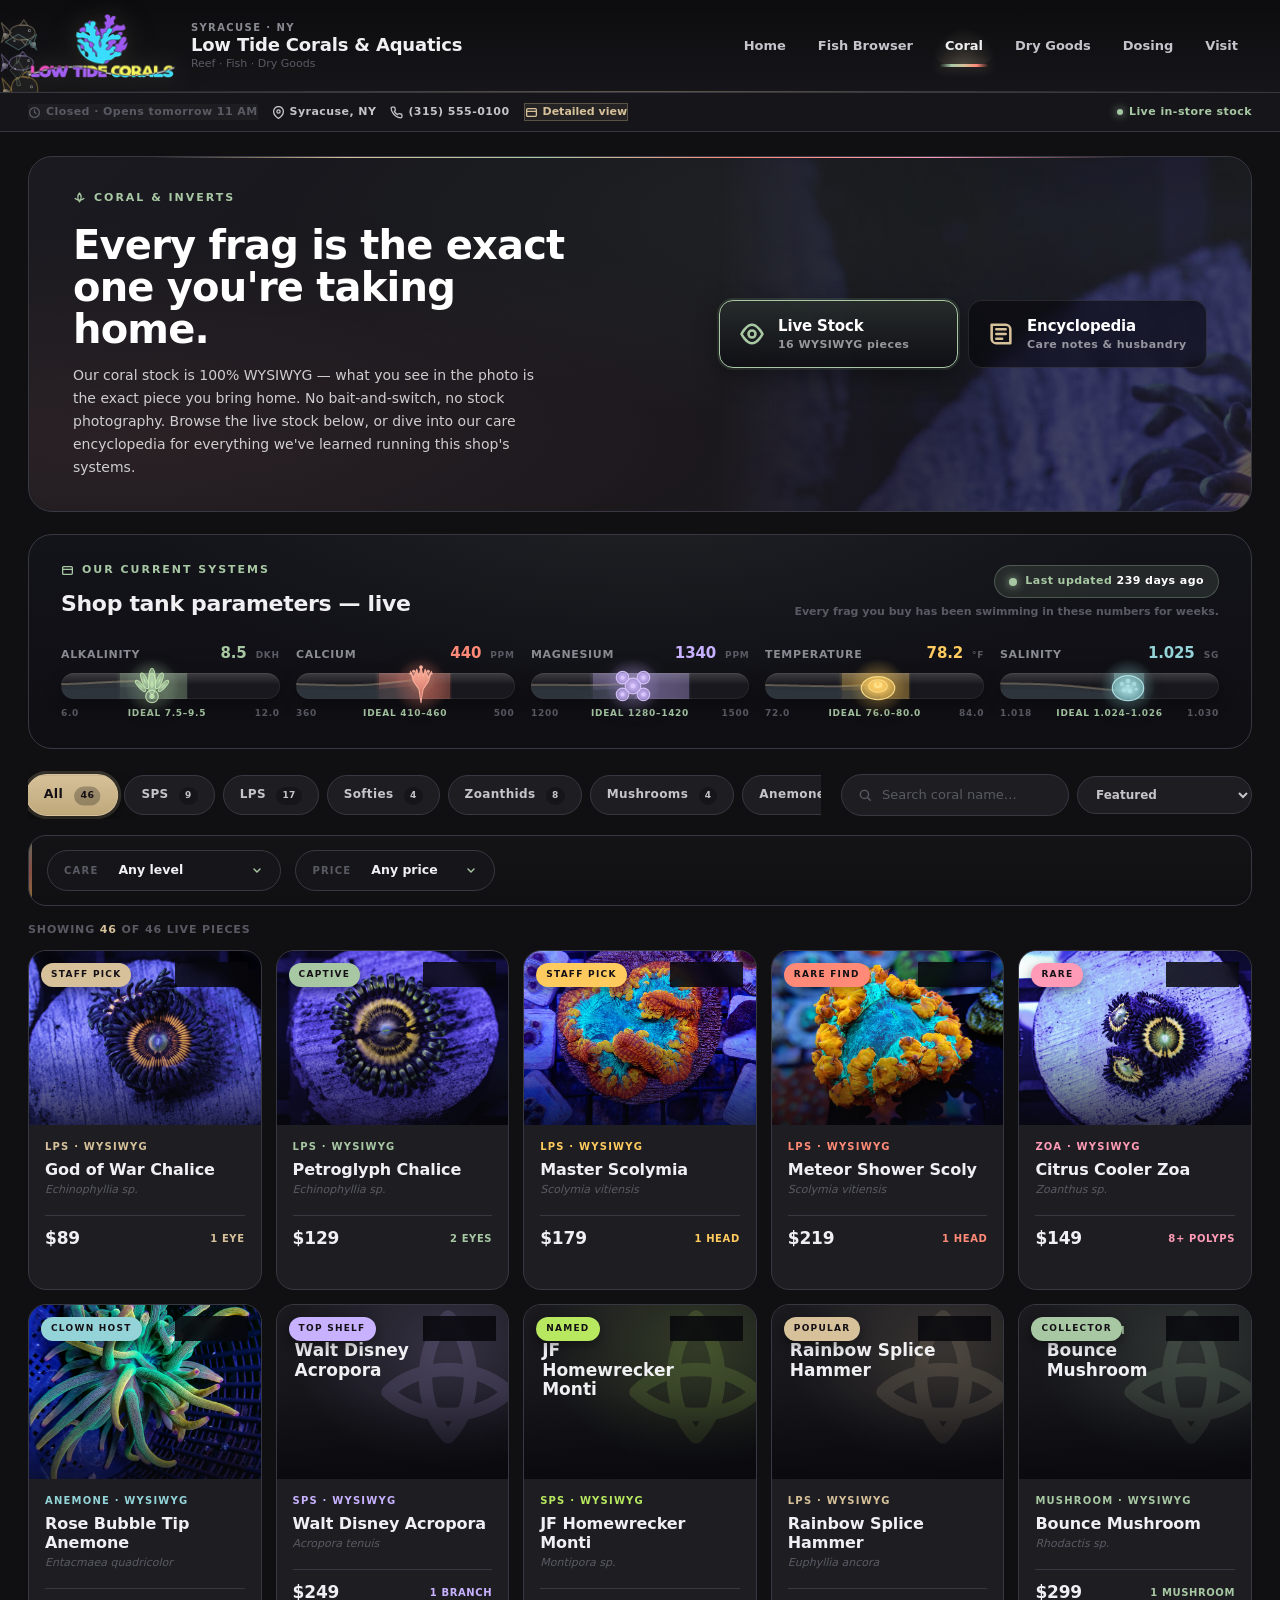
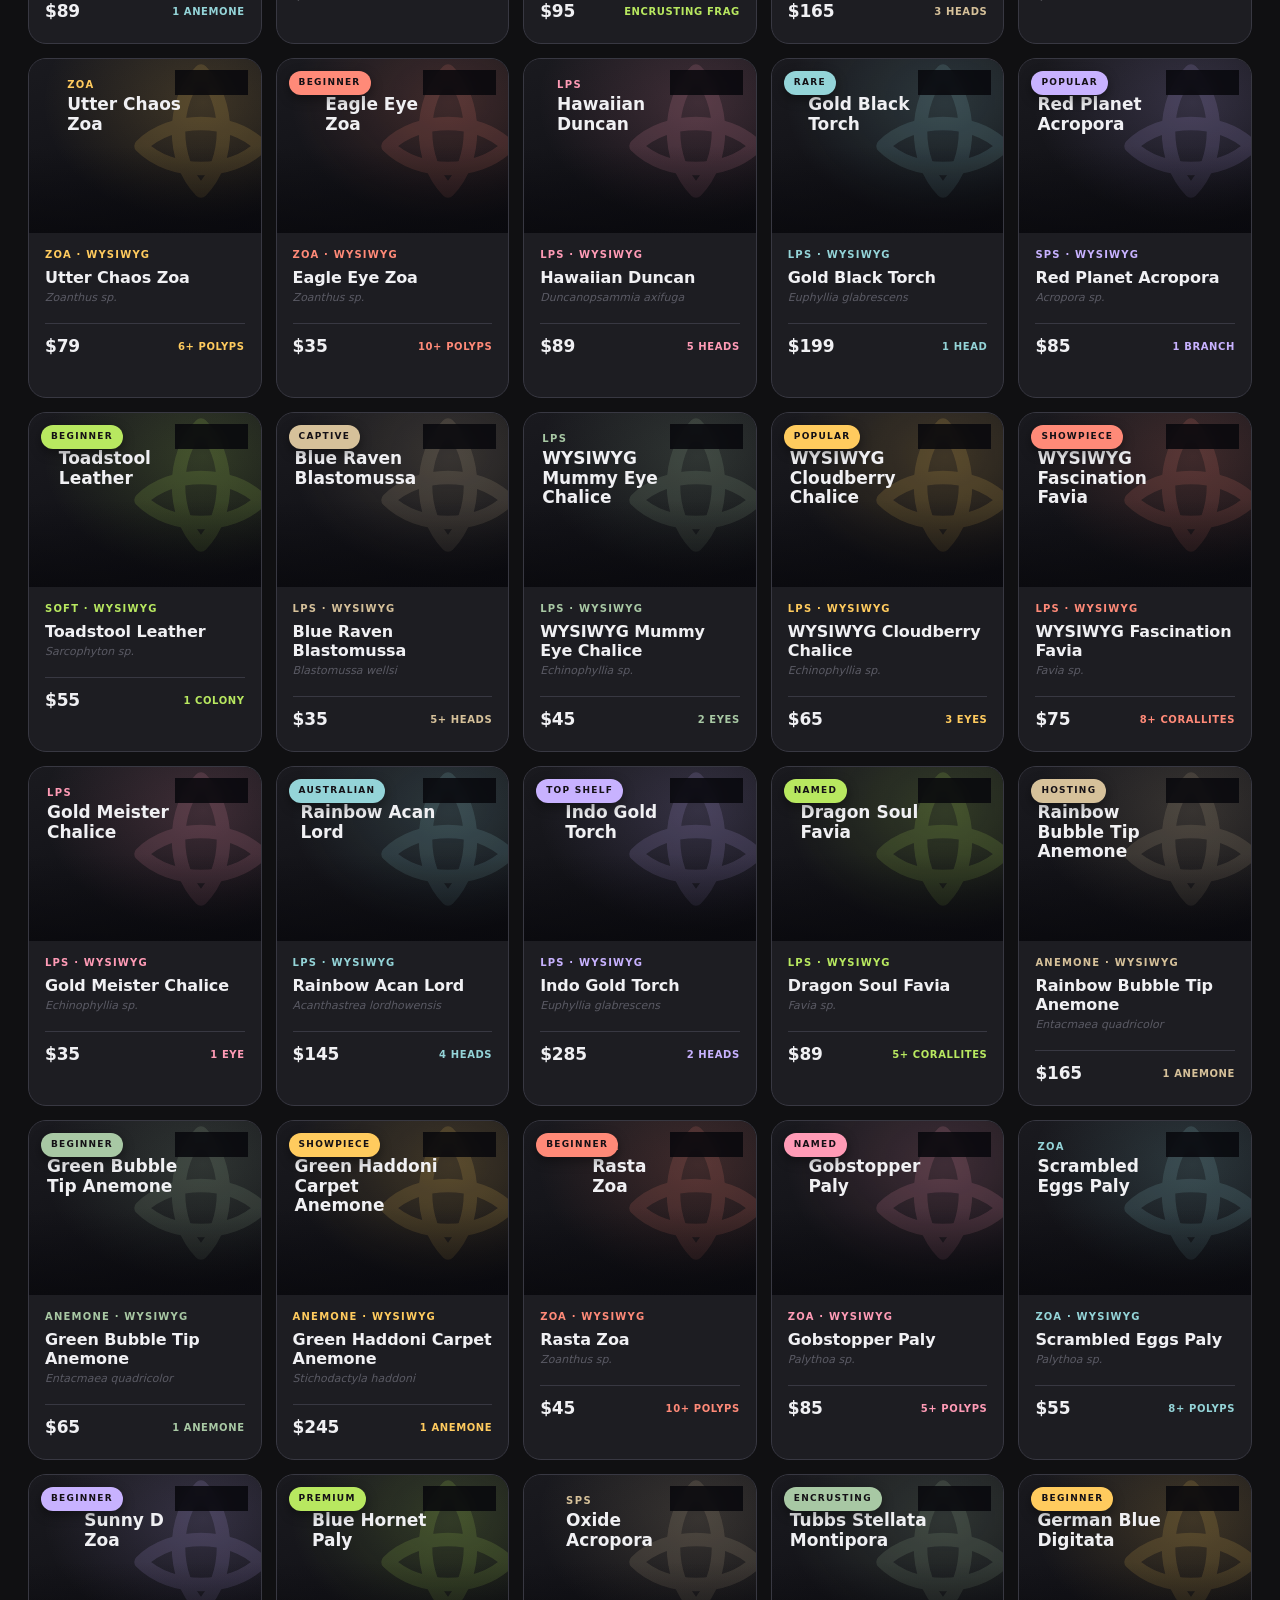
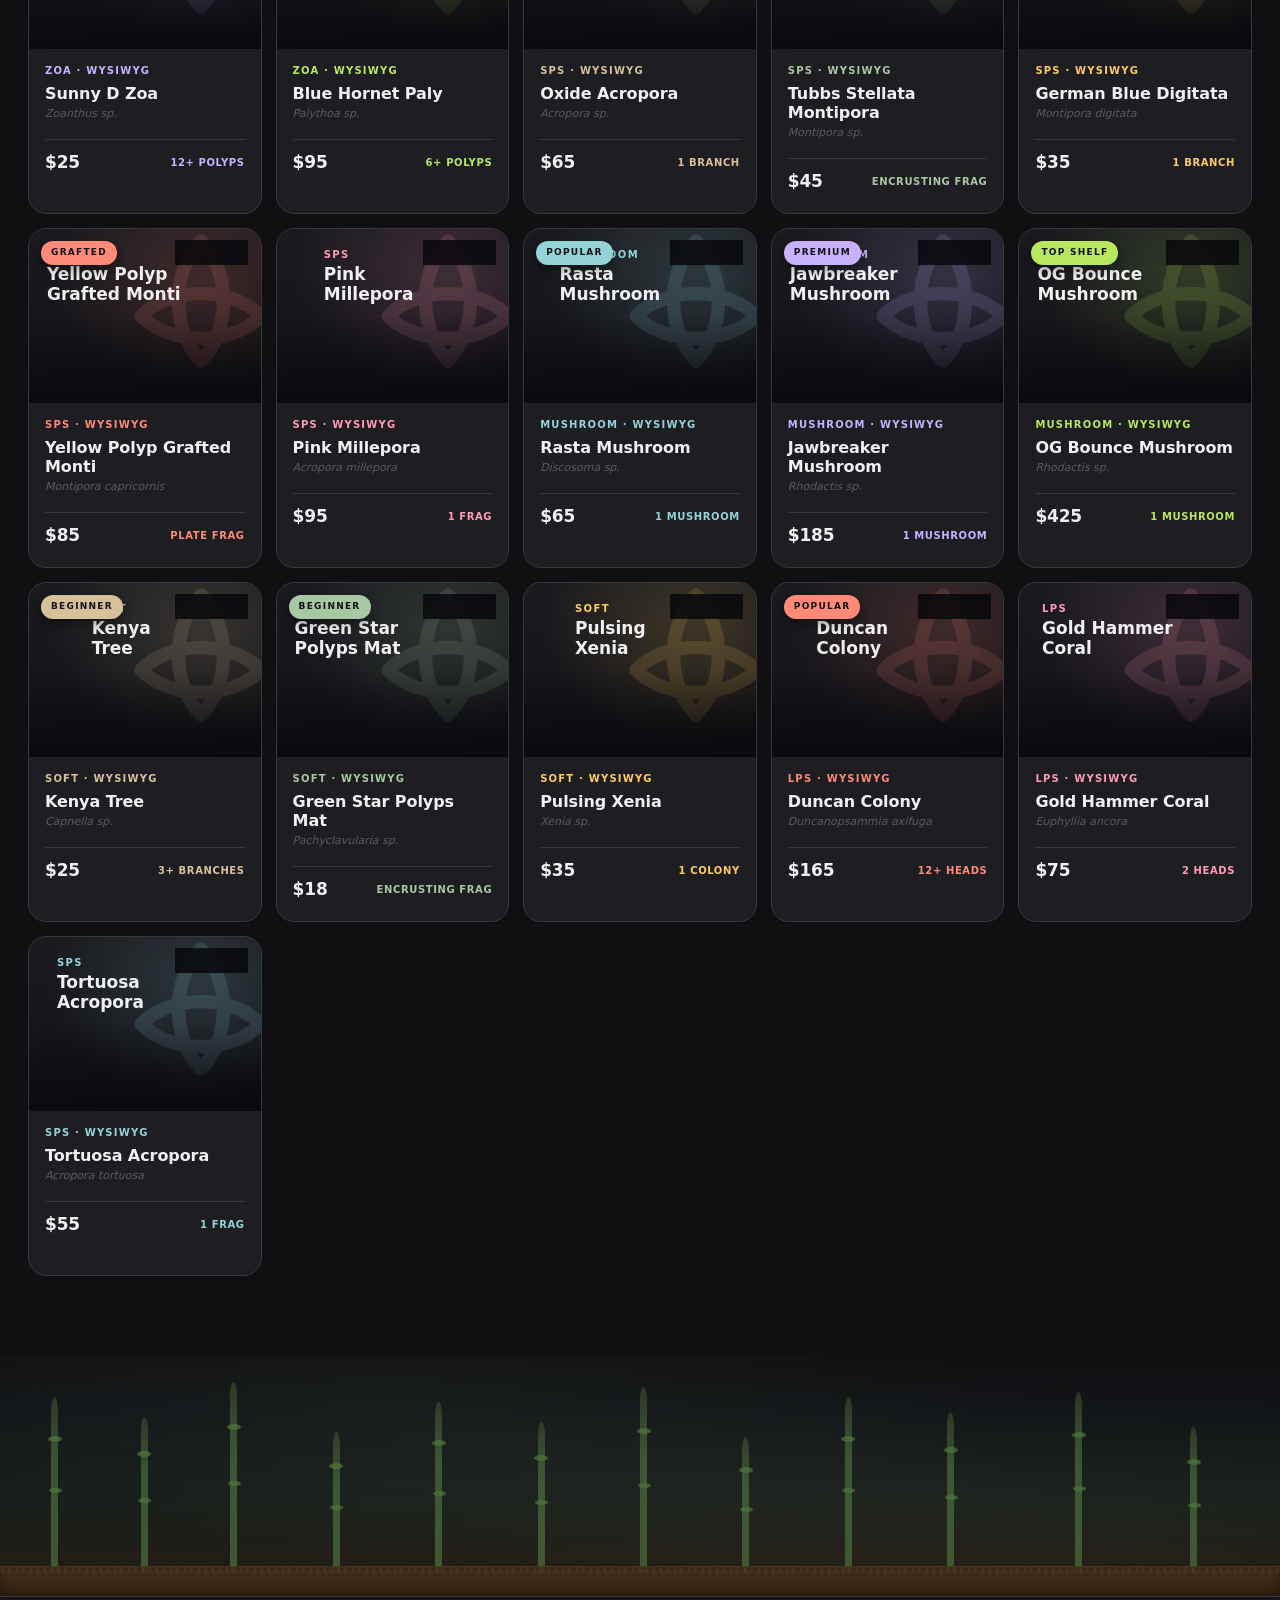
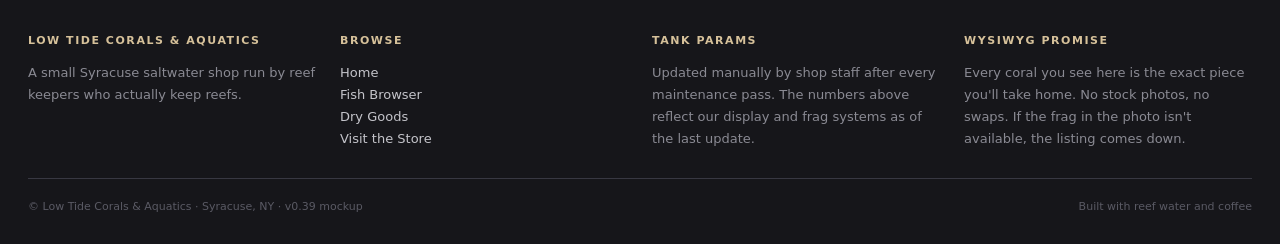
<file: coral-browser.html>
<!DOCTYPE html>
<html lang="en">
<head>
<meta charset="utf-8">
<meta name="viewport" content="width=device-width, initial-scale=1">
<title>Coral Browser — Low Tide Corals &amp; Aquatics</title>
<meta name="description" content="Live WYSIWYG coral from Low Tide Corals &amp; Aquatics in Syracuse, NY. Hand-picked frags, shop tank parameters, and species encyclopedia.">
<link rel="stylesheet" href="assets/css/styles.css">
</head>
<body class="page-corals">
<div class="site-shell">

<header class="site-header">
  <div class="page-wrap">
    <div class="header-row">
      <a class="brand" href="index.html" aria-label="Low Tide Corals &amp; Aquatics home">
        <img src="assets/img/logo.png" alt="Low Tide Corals &amp; Aquatics">
        <div class="brand-copy">
          <span class="brand-kicker">Syracuse · NY</span>
          <span class="brand-name">Low Tide Corals &amp; Aquatics</span>
          <span class="brand-sub">Reef · Fish · Dry Goods</span>
        </div>
      </a>
      <nav class="primary-nav">
        <a href="index.html">Home</a>
        <a href="fish/index.html">Fish Browser</a>
        <a href="coral-browser.html" class="is-current">Coral</a>
        <a href="dry-goods.html">Dry Goods</a>
        <a href="tools.html">Dosing</a>
        <a href="visit.html">Visit</a>
      </nav>
      <button class="menu-toggle" type="button" aria-label="Open menu" aria-expanded="false" data-menu-toggle>☰</button>
    </div>
    <div class="mobile-menu" data-mobile-nav>
      <a href="index.html">Home</a>
      <a href="fish/index.html">Fish Browser</a>
      <a href="coral-browser.html" class="is-current">Coral</a>
      <a href="dry-goods.html">Dry Goods</a>
      <a href="tools.html">Dosing</a>
      <a href="visit.html">Visit</a>
    </div>
  </div>
</header>

<div class="util-bar">
  <div class="page-wrap">
    <div class="util-row">
      <span class="util-item" data-open-status><svg viewBox="0 0 24 24"><circle cx="12" cy="12" r="9"/><path d="M12 7v5l3 2"/></svg><span data-open-text>Loading hours…</span></span>
      <span class="util-item"><svg viewBox="0 0 24 24"><path d="M21 10c0 7-9 13-9 13s-9-6-9-13a9 9 0 0 1 18 0z"/><circle cx="12" cy="10" r="3"/></svg>Syracuse, NY</span>
      <a class="util-item" href="tel:+13155550100"><svg viewBox="0 0 24 24"><path d="M22 16.9v3a2 2 0 0 1-2.2 2 19.8 19.8 0 0 1-8.6-3.1 19.5 19.5 0 0 1-6-6 19.8 19.8 0 0 1-3.1-8.7A2 2 0 0 1 4.1 2h3a2 2 0 0 1 2 1.7 12.8 12.8 0 0 0 .7 2.8 2 2 0 0 1-.5 2.1L8 9.9a16 16 0 0 0 6 6l1.3-1.3a2 2 0 0 1 2.1-.5 12.8 12.8 0 0 0 2.8.7 2 2 0 0 1 1.7 2z"/></svg>(315) 555-0100</a>
      <span class="util-spacer"></span>
      <span class="util-status">Live in-store stock</span>
    </div>
  </div>
</div>

<main class="coral-shell" data-coral-root>
  <div class="page-wrap">

    <!-- ── CORAL HERO WITH MODE TABS ── -->
    <section class="coral-hero">
      <div class="coral-hero-collage" aria-hidden="true">
        <div style="background-image:url('assets/img/godofwar.webp')"></div>
        <div style="background-image:url('assets/img/scoly_top.webp')"></div>
        <div style="background-image:url('assets/img/citruscooler.webp')"></div>
        <div style="background-image:url('assets/img/petroglyph.webp')"></div>
      </div>
      <div class="coral-hero-inner">
        <div class="coral-hero-text">
          <span class="eyebrow"><svg viewBox="0 0 24 24" fill="none" stroke="currentColor" stroke-width="2.4" stroke-linecap="round" stroke-linejoin="round"><path d="M12 2c2 2 3 5 3 8s-1 6-3 8c-2-2-3-5-3-8s1-6 3-8z"/><path d="M4 12c2 2 5 3 8 3s6-1 8-3"/></svg>Coral &amp; inverts</span>
          <h1>Every frag is the exact one you're taking home.</h1>
          <p>Our coral stock is 100% WYSIWYG — what you see in the photo is the exact piece you bring home. No bait-and-switch, no stock photography. Browse the live stock below, or dive into our care encyclopedia for everything we've learned running this shop's systems.</p>
        </div>
        <div class="coral-tabs" role="tablist">
          <button class="coral-tab is-active" type="button" role="tab" aria-selected="true" data-mode="stock">
            <span class="ct-bg"></span>
            <svg viewBox="0 0 24 24" fill="none" stroke="currentColor" stroke-width="2.2" stroke-linecap="round" stroke-linejoin="round"><path d="M3 12s4-8 9-8 9 8 9 8-4 8-9 8-9-8-9-8z"/><circle cx="12" cy="12" r="3"/></svg>
            <div class="ct-text">
              <strong>Live Stock</strong>
              <span>16 WYSIWYG pieces</span>
            </div>
          </button>
          <button class="coral-tab" type="button" role="tab" aria-selected="false" data-mode="encyclopedia">
            <span class="ct-bg"></span>
            <svg viewBox="0 0 24 24" fill="none" stroke="currentColor" stroke-width="2.2" stroke-linecap="round" stroke-linejoin="round"><path d="M4 4h12a4 4 0 0 1 4 4v12H8a4 4 0 0 1-4-4z"/><path d="M8 8h8M8 12h8M8 16h5"/></svg>
            <div class="ct-text">
              <strong>Encyclopedia</strong>
              <span>Care notes &amp; husbandry</span>
            </div>
          </button>
        </div>
      </div>
    </section>

    <!-- ── SHOP TANK PARAMETERS STRIP ── -->
    <section class="tank-strip">
      <div class="tank-strip-head">
        <div>
          <span class="eyebrow"><svg viewBox="0 0 24 24" fill="none" stroke="currentColor" stroke-width="2.4" stroke-linecap="round" stroke-linejoin="round"><rect x="3" y="5" width="18" height="14" rx="2"/><path d="M3 10h18"/></svg>Our current systems</span>
          <h2>Shop tank parameters — live</h2>
        </div>
        <div class="tank-strip-meta">
          <span class="tank-update-pill">
            <span class="tank-update-dot"></span>
            <span>Last updated <strong data-tank-updated-time>—</strong></span>
          </span>
          <span class="tank-strip-note">Every frag you buy has been swimming in these numbers for weeks.</span>
        </div>
      </div>
      <div class="tank-gauges" data-tank-gauges>
        <!-- gauges rendered by JS -->
      </div>
    </section>

    <!-- ── ENCYCLOPEDIA COMING SOON PANEL (hidden by default) ── -->
    <section class="coral-encyc-panel" data-mode-encyclopedia hidden>
      <div class="encyc-card">
        <div class="encyc-icon-wrap">
          <svg viewBox="0 0 24 24" fill="none" stroke="currentColor" stroke-width="2" stroke-linecap="round" stroke-linejoin="round"><path d="M4 4h12a4 4 0 0 1 4 4v12H8a4 4 0 0 1-4-4z"/><path d="M8 8h8M8 12h8M8 16h5"/></svg>
        </div>
        <span class="eyebrow">Coming soon</span>
        <h2>LTC Coral Encyclopedia</h2>
        <p>A growing species-level database of husbandry notes. Same format as the fish browser but tuned for coral — lineage, lighting windows, flow, feeding, aggression, coloration triggers. Employees add a species in a few taps, every piece of live stock inherits the species defaults, and we build up a real shop knowledge base over time.</p>
        <p class="encyc-meta">Under construction · Watch this space</p>
        <button class="btn btn-secondary" type="button" onclick="switchCoralMode('stock')">Back to live stock</button>
      </div>
    </section>

    <!-- ── LIVE STOCK GRID (default mode) ── -->
    <section class="coral-browse" data-mode-stock>

      <div class="coral-filter-bar">
        <div class="coral-cat-pills" data-coral-cat-pills>
          <!-- pills rendered by JS -->
        </div>
        <div class="coral-search-wrap">
          <label class="coral-search">
            <svg viewBox="0 0 24 24" fill="none" stroke="currentColor" stroke-width="2.4" stroke-linecap="round" stroke-linejoin="round"><circle cx="11" cy="11" r="7"></circle><path d="M21 21l-4.3-4.3"></path></svg>
            <input type="search" data-coral-search placeholder="Search coral name…">
          </label>
          <select class="coral-sort" data-coral-sort aria-label="Sort">
            <option value="featured">Featured</option>
            <option value="price-low">Price (low to high)</option>
            <option value="price-high">Price (high to low)</option>
            <option value="name">Name (A–Z)</option>
          </select>
        </div>
      </div>

      <!-- Refinement chips: care level + price range -->
      <div class="coral-refine-bar">
        <div class="coral-refine-group">
          <span class="coral-refine-label">Care</span>
          <select class="coral-refine-select" data-coral-care aria-label="Filter by care level">
            <option value="all">Any level</option>
            <option value="beginner">Beginner-friendly</option>
            <option value="intermediate">Intermediate</option>
            <option value="expert">Expert only</option>
          </select>
        </div>
        <div class="coral-refine-group">
          <span class="coral-refine-label">Price</span>
          <select class="coral-refine-select" data-coral-price aria-label="Filter by price">
            <option value="all">Any price</option>
            <option value="under50">Under $50</option>
            <option value="50to100">$50 – $100</option>
            <option value="100to200">$100 – $200</option>
            <option value="over200">Over $200</option>
          </select>
        </div>
      </div>

      <div class="coral-meta" data-coral-meta></div>
      <div class="coral-grid" data-coral-grid>
        <!-- cards rendered by JS -->
      </div>
    </section>

  </div>
</main>

<!-- ── KELP FOREST SCENE ── -->
<div class="kelp-scene" aria-hidden="true">
  <div class="kelp-water"></div>
  <div class="kelp-bubbles">
    <span></span><span></span><span></span><span></span><span></span><span></span><span></span><span></span>
  </div>
  <div class="kelp-fish">
    <svg viewBox="0 0 60 36" xmlns="http://www.w3.org/2000/svg">
      <defs><linearGradient id="kf-grad-cb" x1="0%" y1="0%" x2="100%" y2="0%">
        <stop offset="0%" stop-color="rgba(214,193,154,.85)"/>
        <stop offset="60%" stop-color="rgba(168,200,164,.7)"/>
        <stop offset="100%" stop-color="rgba(148,212,216,.65)"/>
      </linearGradient></defs>
      <path class="kf-tail" d="M8 18 L0 8 L4 18 L0 28 Z" fill="rgba(168,200,164,.65)" stroke="rgba(214,193,154,.7)" stroke-width="1"/>
      <path class="kf-body" d="M50 18 Q48 6 28 8 Q12 10 8 18 Q12 26 28 28 Q48 30 50 18 Z" fill="url(#kf-grad-cb)" stroke="rgba(214,193,154,.75)" stroke-width="1.2"/>
      <path d="M22 8 Q26 0 32 8 Q28 12 22 8 Z" fill="rgba(168,200,164,.65)" stroke="rgba(214,193,154,.7)" stroke-width="1"/>
      <circle cx="44" cy="16" r="2.2" fill="#0a0a0e"/>
      <circle cx="44.6" cy="15.4" r="0.7" fill="rgba(255,255,255,.85)"/>
    </svg>
  </div>
  <div class="kelp-strand kelp-1"></div>
  <div class="kelp-strand kelp-2"></div>
  <div class="kelp-strand kelp-3"></div>
  <div class="kelp-strand kelp-4"></div>
  <div class="kelp-strand kelp-5"></div>
  <div class="kelp-strand kelp-6"></div>
  <div class="kelp-strand kelp-7"></div>
  <div class="kelp-strand kelp-8"></div>
  <div class="kelp-strand kelp-9"></div>
  <div class="kelp-strand kelp-10"></div>
  <div class="kelp-strand kelp-11"></div>
  <div class="kelp-strand kelp-12"></div>
  <div class="kelp-floor"></div>
</div>

<footer class="footer footer-with-kelp">
  <div class="page-wrap">
    <div class="footer-grid">
      <div class="footer-card">
        <h3>Low Tide Corals &amp; Aquatics</h3>
        <p>A small Syracuse saltwater shop run by reef keepers who actually keep reefs.</p>
      </div>
      <div class="footer-card">
        <h3>Browse</h3>
        <p>
          <a href="index.html">Home</a><br>
          <a href="fish/index.html">Fish Browser</a><br>
          <a href="dry-goods.html">Dry Goods</a><br>
          <a href="visit.html">Visit the Store</a>
        </p>
      </div>
      <div class="footer-card">
        <h3>Tank params</h3>
        <p>Updated manually by shop staff after every maintenance pass. The numbers above reflect our display and frag systems as of the last update.</p>
      </div>
      <div class="footer-card">
        <h3>WYSIWYG promise</h3>
        <p>Every coral you see here is the exact piece you'll take home. No stock photos, no swaps. If the frag in the photo isn't available, the listing comes down.</p>
      </div>
    </div>
    <div class="footer-bottom">
      <span>© Low Tide Corals &amp; Aquatics · Syracuse, NY · v0.39 mockup</span>
      <span>Built with reef water and coffee</span>
    </div>
  </div>
</footer>

</div>
<script src="assets/js/coral-data.js"></script>
<script src="assets/js/site.js"></script>
</body>
</html>
</file>
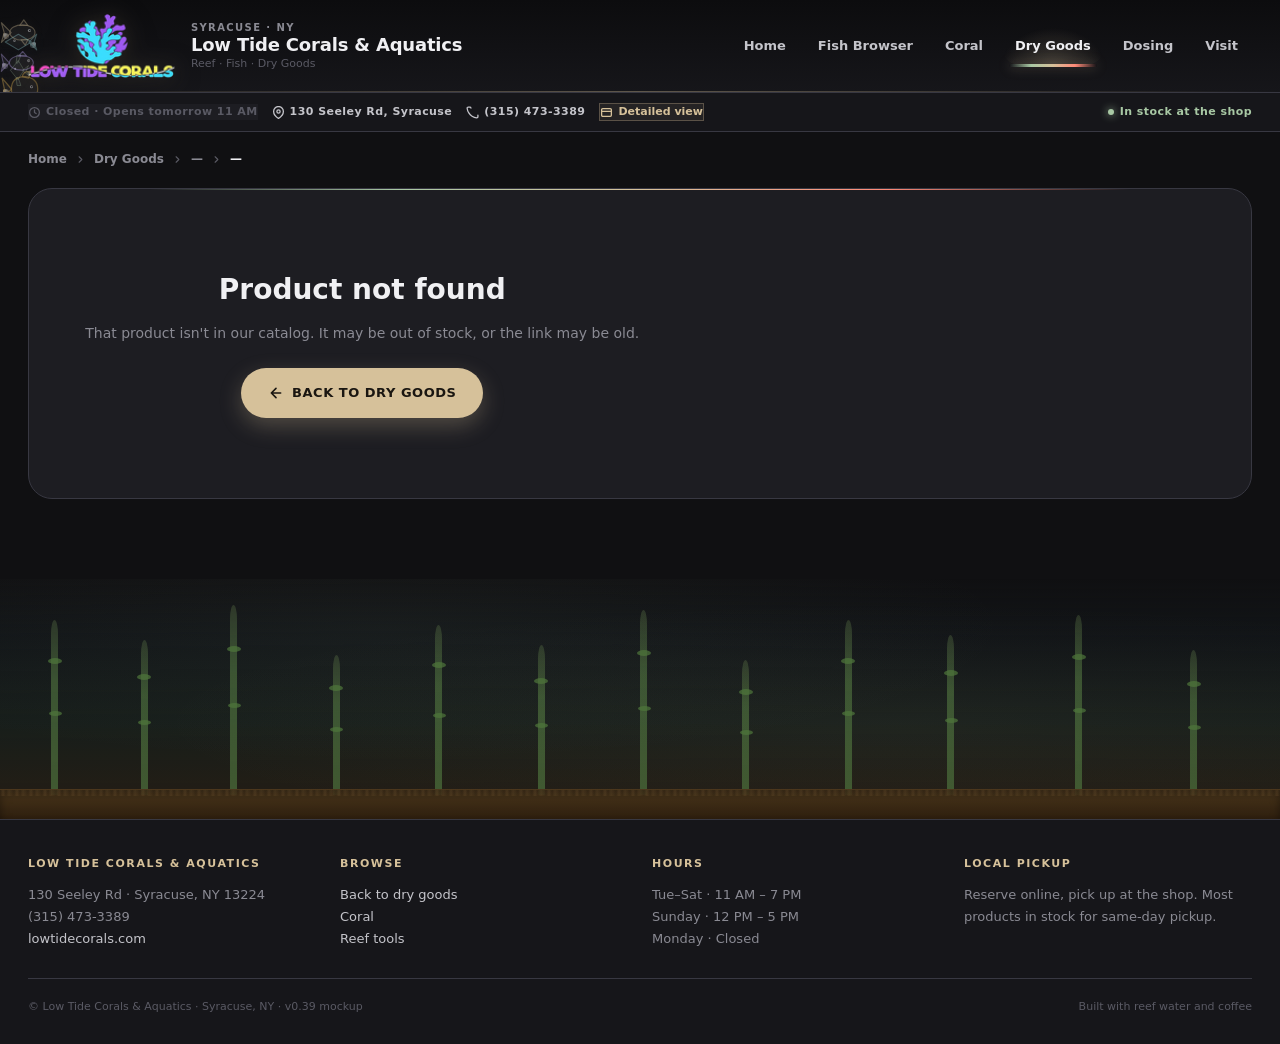
<file: dg-product.html>
<!DOCTYPE html>
<html lang="en">
<head>
<meta charset="utf-8">
<meta name="viewport" content="width=device-width, initial-scale=1">
<title data-product-title>Product — Low Tide Corals &amp; Aquatics</title>
<meta name="description" content="Reef gear from Low Tide Corals &amp; Aquatics in Syracuse, NY.">
<link rel="stylesheet" href="assets/css/styles.css">
</head>
<body class="page-product">
<div class="site-shell">

<header class="site-header">
  <div class="page-wrap">
    <div class="header-row">
      <a class="brand" href="index.html" aria-label="Low Tide Corals &amp; Aquatics home">
        <img src="assets/img/logo.png" alt="Low Tide Corals &amp; Aquatics">
        <div class="brand-copy">
          <span class="brand-kicker">Syracuse · NY</span>
          <span class="brand-name">Low Tide Corals &amp; Aquatics</span>
          <span class="brand-sub">Reef · Fish · Dry Goods</span>
        </div>
      </a>
      <nav class="primary-nav">
        <a href="index.html">Home</a>
        <a href="fish/index.html">Fish Browser</a>
        <a href="coral-browser.html">Coral</a>
        <a href="dry-goods.html" class="is-current">Dry Goods</a>
        <a href="tools.html">Dosing</a>
        <a href="visit.html">Visit</a>
      </nav>
      <button class="menu-toggle" type="button" aria-label="Open menu" aria-expanded="false" data-menu-toggle>☰</button>
    </div>
    <div class="mobile-menu" data-mobile-nav>
      <a href="index.html">Home</a>
      <a href="fish/index.html">Fish Browser</a>
      <a href="coral-browser.html">Coral</a>
      <a href="dry-goods.html" class="is-current">Dry Goods</a>
      <a href="tools.html">Dosing</a>
      <a href="visit.html">Visit</a>
    </div>
  </div>
</header>

<div class="util-bar">
  <div class="page-wrap">
    <div class="util-row">
      <span class="util-item" data-open-status><svg viewBox="0 0 24 24"><circle cx="12" cy="12" r="9"/><path d="M12 7v5l3 2"/></svg><span data-open-text>Loading hours…</span></span>
      <span class="util-item"><svg viewBox="0 0 24 24"><path d="M21 10c0 7-9 13-9 13s-9-6-9-13a9 9 0 0 1 18 0z"/><circle cx="12" cy="10" r="3"/></svg>130 Seeley Rd, Syracuse</span>
      <a class="util-item" href="tel:+13154733389"><svg viewBox="0 0 24 24"><path d="M22 16.9v3a2 2 0 0 1-2.2 2 19.8 19.8 0 0 1-8.6-3.1 19.5 19.5 0 0 1-6-6 19.8 19.8 0 0 1-3.1-8.7A2 2 0 0 1 4.1 2h3a2 2 0 0 1 2 1.7"/></svg>(315) 473-3389</a>
      <span class="util-spacer"></span>
      <span class="util-status">In stock at the shop</span>
    </div>
  </div>
</div>

<main class="product-shell">
  <div class="page-wrap">

    <nav class="product-crumbs" aria-label="Breadcrumb">
      <a href="index.html">Home</a>
      <svg viewBox="0 0 24 24" fill="none" stroke="currentColor" stroke-width="2.4" stroke-linecap="round" stroke-linejoin="round"><path d="M9 6l6 6-6 6"/></svg>
      <a href="dry-goods.html">Dry Goods</a>
      <svg viewBox="0 0 24 24" fill="none" stroke="currentColor" stroke-width="2.4" stroke-linecap="round" stroke-linejoin="round"><path d="M9 6l6 6-6 6"/></svg>
      <a href="dry-goods.html" data-product-crumb-cat>—</a>
      <svg viewBox="0 0 24 24" fill="none" stroke="currentColor" stroke-width="2.4" stroke-linecap="round" stroke-linejoin="round"><path d="M9 6l6 6-6 6"/></svg>
      <strong data-product-crumb-name>—</strong>
    </nav>

    <div class="product-page" data-product-page>
      <div class="product-loading">Loading product…</div>
    </div>

  </div>
</main>

<!-- ── KELP FOREST SCENE ── -->
<div class="kelp-scene" aria-hidden="true">
  <div class="kelp-water"></div>
  <div class="kelp-bubbles">
    <span></span><span></span><span></span><span></span><span></span><span></span><span></span><span></span>
  </div>
  <div class="kelp-fish">
    <svg viewBox="0 0 60 36" xmlns="http://www.w3.org/2000/svg">
      <defs><linearGradient id="kf-grad-dgp" x1="0%" y1="0%" x2="100%" y2="0%">
        <stop offset="0%" stop-color="rgba(214,193,154,.85)"/>
        <stop offset="60%" stop-color="rgba(168,200,164,.7)"/>
        <stop offset="100%" stop-color="rgba(148,212,216,.65)"/>
      </linearGradient></defs>
      <path class="kf-tail" d="M8 18 L0 8 L4 18 L0 28 Z" fill="rgba(168,200,164,.65)" stroke="rgba(214,193,154,.7)" stroke-width="1"/>
      <path class="kf-body" d="M50 18 Q48 6 28 8 Q12 10 8 18 Q12 26 28 28 Q48 30 50 18 Z" fill="url(#kf-grad-dgp)" stroke="rgba(214,193,154,.75)" stroke-width="1.2"/>
      <path d="M22 8 Q26 0 32 8 Q28 12 22 8 Z" fill="rgba(168,200,164,.65)" stroke="rgba(214,193,154,.7)" stroke-width="1"/>
      <circle cx="44" cy="16" r="2.2" fill="#0a0a0e"/>
      <circle cx="44.6" cy="15.4" r="0.7" fill="rgba(255,255,255,.85)"/>
    </svg>
  </div>
  <div class="kelp-strand kelp-1"></div>
  <div class="kelp-strand kelp-2"></div>
  <div class="kelp-strand kelp-3"></div>
  <div class="kelp-strand kelp-4"></div>
  <div class="kelp-strand kelp-5"></div>
  <div class="kelp-strand kelp-6"></div>
  <div class="kelp-strand kelp-7"></div>
  <div class="kelp-strand kelp-8"></div>
  <div class="kelp-strand kelp-9"></div>
  <div class="kelp-strand kelp-10"></div>
  <div class="kelp-strand kelp-11"></div>
  <div class="kelp-strand kelp-12"></div>
  <div class="kelp-floor"></div>
</div>

<footer class="footer footer-with-kelp">
  <div class="page-wrap">
    <div class="footer-grid">
      <div class="footer-card">
        <h3>Low Tide Corals &amp; Aquatics</h3>
        <p>130 Seeley Rd · Syracuse, NY 13224<br>(315) 473-3389<br><a href="https://lowtidecorals.com" target="_blank" rel="noopener">lowtidecorals.com</a></p>
      </div>
      <div class="footer-card">
        <h3>Browse</h3>
        <p><a href="dry-goods.html">Back to dry goods</a><br><a href="coral-browser.html">Coral</a><br><a href="tools.html">Reef tools</a></p>
      </div>
      <div class="footer-card">
        <h3>Hours</h3>
        <p>Tue–Sat · 11 AM – 7 PM<br>Sunday · 12 PM – 5 PM<br>Monday · Closed</p>
      </div>
      <div class="footer-card">
        <h3>Local pickup</h3>
        <p>Reserve online, pick up at the shop. Most products in stock for same-day pickup.</p>
      </div>
    </div>
    <div class="footer-bottom">
      <span>© Low Tide Corals &amp; Aquatics · Syracuse, NY · v0.39 mockup</span>
      <span>Built with reef water and coffee</span>
    </div>
  </div>
</footer>

</div>
<script src="assets/js/drygoods-data.js"></script>
<script src="assets/js/site.js"></script>
<script>
(function(){
  var params = new URLSearchParams(window.location.search);
  var slug = params.get('slug');
  var data = window.LTC_DRYGOODS || [];
  var p = data.filter(function(x){ return x.slug === slug })[0];
  var page = document.querySelector('[data-product-page]');
  var titleEl = document.querySelector('[data-product-title]');
  var crumbCat = document.querySelector('[data-product-crumb-cat]');
  var crumbName = document.querySelector('[data-product-crumb-name]');

  if(!p){
    page.innerHTML =
      '<div class="product-not-found">'+
        '<h1>Product not found</h1>'+
        '<p>That product isn\'t in our catalog. It may be out of stock, or the link may be old.</p>'+
        '<a class="btn btn-primary" href="dry-goods.html">'+
          '<svg viewBox="0 0 24 24" fill="none" stroke="currentColor" stroke-width="2.4" stroke-linecap="round" stroke-linejoin="round"><path d="M19 12H5M12 19l-7-7 7-7"/></svg>'+
          'Back to dry goods'+
        '</a>'+
      '</div>';
    return;
  }

  var CAT_LABELS = window.LTC_DG_CAT_LABELS || {};
  var CAT_ICONS = window.LTC_DG_CAT_ICONS || {};
  var CAT_COLOR = window.LTC_DG_CAT_COLOR || {};
  var CAT_TONE = window.LTC_DG_CAT_TONE || {};
  var col = CAT_COLOR[p.category] || {c:'#d6c19a', line:'rgba(214,193,154,.4)', glow:'rgba(214,193,154,.15)'};
  var tone = CAT_TONE[p.category] || 'tone-champagne';
  var catLabel = CAT_LABELS[p.category] || p.category || '';

  if(titleEl) titleEl.textContent = p.name + ' — Low Tide Corals & Aquatics';
  if(crumbCat){ crumbCat.textContent = catLabel; crumbCat.href = 'dry-goods.html#'+p.category; }
  if(crumbName) crumbName.textContent = p.name;

  // Art
  var artHtml;
  if(p.img){
    artHtml = '<div class="product-art"><img src="'+p.img+'" alt="'+(p.name||'').replace(/"/g,'&quot;')+'"></div>';
  } else {
    var bigIcon = (CAT_ICONS[p.category]||'').replace('<svg', '<svg class="cfb-bigicon"');
    artHtml =
      '<div class="product-art has-fallback dg-fallback" style="--fba-c:'+col.c+';--fba-glow:'+col.glow+'">'+
        bigIcon+
        '<div class="cfb-brand">'+(p.brand||'')+'</div>'+
        '<div class="cfb-name">'+(p.name||'')+'</div>'+
        (p.tagline ? '<div class="cfb-tagline">'+p.tagline+'</div>' : '')+
      '</div>';
  }

  // Specs
  var specsHtml = '';
  if(p.specs && p.specs.length){
    specsHtml = '<div class="specs">'+
      p.specs.map(function(s){
        return '<div class="spec"><span>'+s.label+'</span><strong>'+s.value+'</strong></div>';
      }).join('')+
    '</div>';
  } else if(p.spec){
    specsHtml = '<div class="specs"><div class="spec"><span>Spec</span><strong>'+p.spec+'</strong></div></div>';
  }

  // Difficulty / Ease of use
  var diffHtml = '';
  if(p.difficulty){
    var SETUP_CATS = ['lights','pumps','skimmers','rodi','heaters'];
    var isSetup = SETUP_CATS.indexOf(p.category) >= 0;
    var meterLabel = isSetup ? 'Setup level' : 'Ease of use';
    var diffLabels = isSetup
      ? ['','Plug & play','Easy install','Standard','Plumbed','Pro install']
      : ['','Effortless','Simple','Routine','Involved','Two-part / advanced'];
    var lvl = Math.max(1, Math.min(5, p.difficulty));
    var dots = '';
    for(var i=1;i<=5;i++){
      dots += '<div class="modal-diff-dot'+(i<=lvl?' is-on':'')+'"></div>';
    }
    diffHtml =
      '<div class="modal-difficulty">'+
        '<span class="modal-diff-label">'+meterLabel+'</span>'+
        '<div class="modal-diff-bar">'+dots+'</div>'+
        '<span class="modal-diff-text">'+diffLabels[lvl]+'</span>'+
      '</div>';
  }

  // "Why you need it" block
  var whyHtml = '';
  if(p.why){
    whyHtml =
      '<div class="modal-why">'+
        '<span class="modal-why-label">Why you need it</span>'+
        '<div class="modal-why-text">'+p.why+'</div>'+
      '</div>';
  }

  // Calculator link — uses the resolver to get the right deep link per product
  var calcLink = '';
  if(window.LTC_PRODUCT_TO_CALC){
    var calcTarget = window.LTC_PRODUCT_TO_CALC(p);
    if(calcTarget){
      calcLink =
        '<a class="modal-calc-link" href="tools.html'+calcTarget.anchor+'">'+
          '<svg viewBox="0 0 24 24" fill="none" stroke="currentColor" stroke-width="2.4" stroke-linecap="round" stroke-linejoin="round"><rect x="4" y="3" width="16" height="18" rx="2"/><path d="M8 7h8M8 11h2M12 11h2M16 11h0M8 15h2M12 15h2M16 15h0"/></svg>'+
          '<div><strong>'+calcTarget.label+'</strong><span>'+calcTarget.sub+'</span></div>'+
          '<svg class="mcl-arrow" viewBox="0 0 24 24" fill="none" stroke="currentColor" stroke-width="2.4" stroke-linecap="round" stroke-linejoin="round"><path d="M9 6l6 6-6 6"/></svg>'+
        '</a>';
    }
  }

  page.innerHTML =
    artHtml +
    '<div class="product-info '+tone+'">'+
      '<div class="brand">'+(p.brand||'')+' &middot; '+catLabel+'</div>'+
      '<h1>'+(p.name||'')+'</h1>'+
      (p.tagline ? '<div class="modal-tagline">'+p.tagline+'</div>' : '')+
      (p.summary ? '<p class="summary">'+p.summary+'</p>' : '')+
      whyHtml+
      specsHtml+
      diffHtml+
      '<div class="modal-price-row">'+
        '<div><span class="price">'+(p.priceLabel||p.price||'In stock')+'</span></div>'+
        '<div class="modal-stock-wrap">'+
          '<span class="stock"><svg viewBox="0 0 24 24" fill="none" stroke="currentColor" stroke-linecap="round" stroke-linejoin="round"><path d="M5 12l5 5L20 7"/></svg>In stock</span>'+
        '</div>'+
      '</div>'+
      '<div class="modal-actions">'+
        '<button class="btn btn-primary" type="button" data-celebrate data-product-add>'+
          '<svg viewBox="0 0 24 24" fill="none" stroke="currentColor" stroke-linecap="round" stroke-linejoin="round"><path d="M3 3h2l2 13h12l2-9H6"/><circle cx="9" cy="20" r="1.5"/><circle cx="18" cy="20" r="1.5"/></svg>'+
          'Add to list'+
        '</button>'+
        '<a class="btn btn-ghost" href="dry-goods.html">'+
          '<svg viewBox="0 0 24 24" fill="none" stroke="currentColor" stroke-linecap="round" stroke-linejoin="round"><path d="M19 12H5M12 19l-7-7 7-7"/></svg>'+
          'Back to all gear'+
        '</a>'+
      '</div>'+
      calcLink+
    '</div>';

  // Wire add-to-list with bubble burst
  var addBtn = document.querySelector('[data-product-add]');
  if(addBtn){
    addBtn.addEventListener('click', function(){
      if(window.ltcFx && window.ltcFx.bubbles){
        window.ltcFx.bubbles(addBtn, { count: 22, color: col.line || 'rgba(214,193,154,.55)' });
      }
      setTimeout(function(){
        addBtn.innerHTML = '<svg viewBox="0 0 24 24" fill="none" stroke="currentColor" stroke-linecap="round" stroke-linejoin="round" stroke-width="2.6"><path d="M5 12l5 5L20 7"/></svg>Added to list';
      }, 200);
    });
  }
})();
</script>
</body>
</html>
</file>
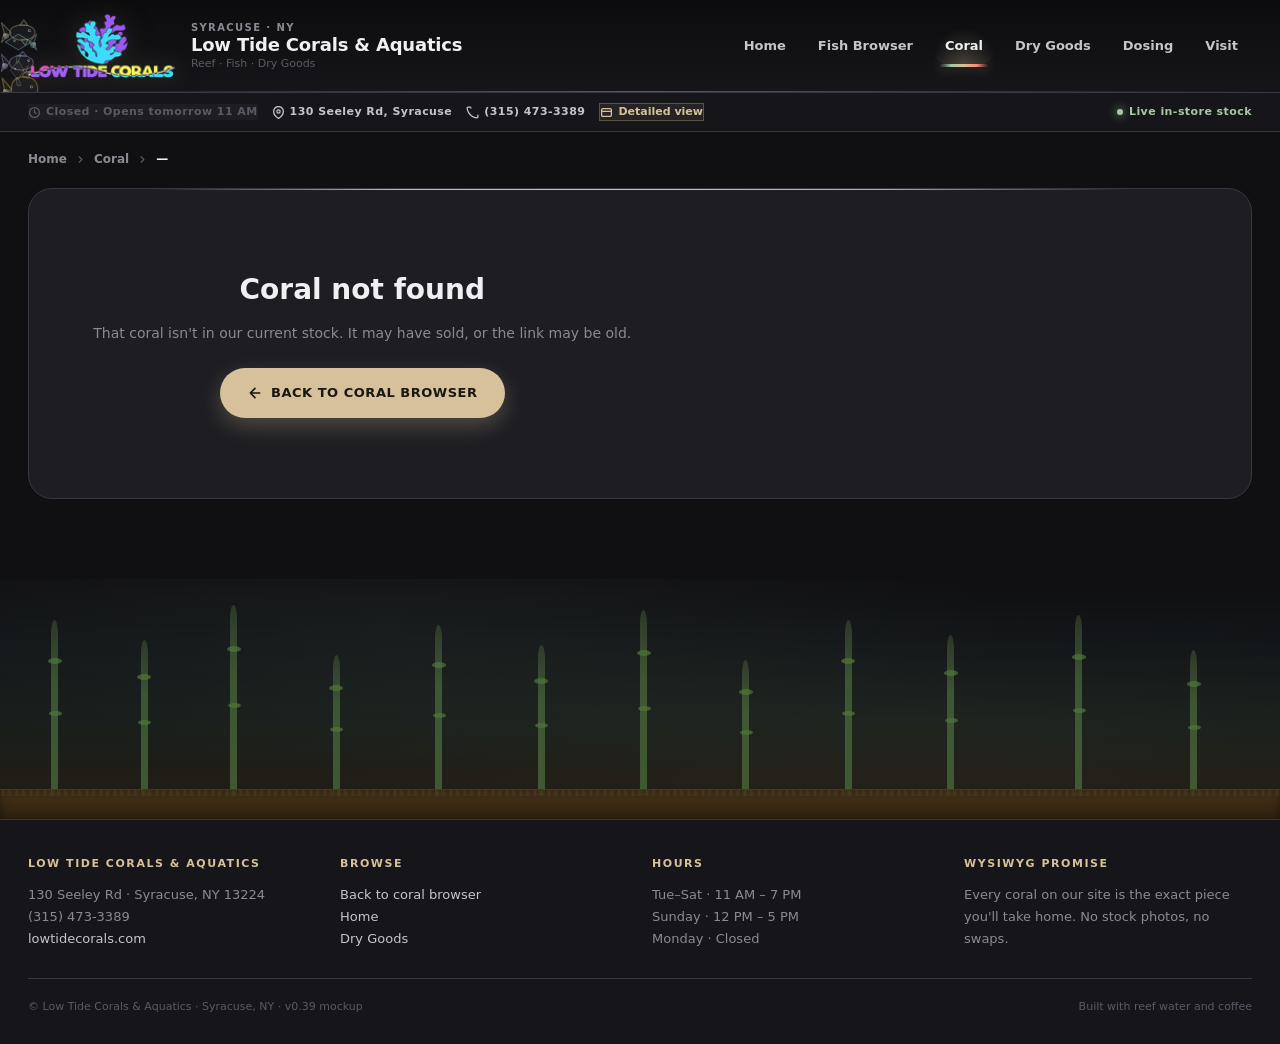
<file: product.html>
<!DOCTYPE html>
<html lang="en">
<head>
<meta charset="utf-8">
<meta name="viewport" content="width=device-width, initial-scale=1">
<title data-product-title>Coral — Low Tide Corals &amp; Aquatics</title>
<meta name="description" content="WYSIWYG coral from Low Tide Corals &amp; Aquatics in Syracuse, NY.">
<link rel="stylesheet" href="assets/css/styles.css">
</head>
<body class="page-product">
<div class="site-shell">

<header class="site-header">
  <div class="page-wrap">
    <div class="header-row">
      <a class="brand" href="index.html" aria-label="Low Tide Corals &amp; Aquatics home">
        <img src="assets/img/logo.png" alt="Low Tide Corals &amp; Aquatics">
        <div class="brand-copy">
          <span class="brand-kicker">Syracuse · NY</span>
          <span class="brand-name">Low Tide Corals &amp; Aquatics</span>
          <span class="brand-sub">Reef · Fish · Dry Goods</span>
        </div>
      </a>
      <nav class="primary-nav">
        <a href="index.html">Home</a>
        <a href="fish/index.html">Fish Browser</a>
        <a href="coral-browser.html" class="is-current">Coral</a>
        <a href="dry-goods.html">Dry Goods</a>
        <a href="tools.html">Dosing</a>
        <a href="visit.html">Visit</a>
      </nav>
      <button class="menu-toggle" type="button" aria-label="Open menu" aria-expanded="false" data-menu-toggle>☰</button>
    </div>
    <div class="mobile-menu" data-mobile-nav>
      <a href="index.html">Home</a>
      <a href="fish/index.html">Fish Browser</a>
      <a href="coral-browser.html" class="is-current">Coral</a>
      <a href="dry-goods.html">Dry Goods</a>
      <a href="tools.html">Dosing</a>
      <a href="visit.html">Visit</a>
    </div>
  </div>
</header>

<div class="util-bar">
  <div class="page-wrap">
    <div class="util-row">
      <span class="util-item" data-open-status><svg viewBox="0 0 24 24"><circle cx="12" cy="12" r="9"/><path d="M12 7v5l3 2"/></svg><span data-open-text>Loading hours…</span></span>
      <span class="util-item"><svg viewBox="0 0 24 24"><path d="M21 10c0 7-9 13-9 13s-9-6-9-13a9 9 0 0 1 18 0z"/><circle cx="12" cy="10" r="3"/></svg>130 Seeley Rd, Syracuse</span>
      <a class="util-item" href="tel:+13154733389"><svg viewBox="0 0 24 24"><path d="M22 16.9v3a2 2 0 0 1-2.2 2 19.8 19.8 0 0 1-8.6-3.1 19.5 19.5 0 0 1-6-6 19.8 19.8 0 0 1-3.1-8.7A2 2 0 0 1 4.1 2h3a2 2 0 0 1 2 1.7"/></svg>(315) 473-3389</a>
      <span class="util-spacer"></span>
      <span class="util-status">Live in-store stock</span>
    </div>
  </div>
</div>

<main class="product-shell">
  <div class="page-wrap">

    <!-- Breadcrumb -->
    <nav class="product-crumbs" aria-label="Breadcrumb">
      <a href="index.html">Home</a>
      <svg viewBox="0 0 24 24" fill="none" stroke="currentColor" stroke-width="2.4" stroke-linecap="round" stroke-linejoin="round"><path d="M9 6l6 6-6 6"/></svg>
      <a href="coral-browser.html">Coral</a>
      <svg viewBox="0 0 24 24" fill="none" stroke="currentColor" stroke-width="2.4" stroke-linecap="round" stroke-linejoin="round"><path d="M9 6l6 6-6 6"/></svg>
      <strong data-product-crumb-name>—</strong>
    </nav>

    <div class="product-page" data-product-page>
      <!-- Rendered by JS from ?coral=slug -->
      <div class="product-loading">Loading product…</div>
    </div>

  </div>
</main>

<!-- ── KELP FOREST SCENE ── -->
<div class="kelp-scene" aria-hidden="true">
  <div class="kelp-water"></div>
  <div class="kelp-bubbles">
    <span></span><span></span><span></span><span></span><span></span><span></span><span></span><span></span>
  </div>
  <div class="kelp-fish">
    <svg viewBox="0 0 60 36" xmlns="http://www.w3.org/2000/svg">
      <defs><linearGradient id="kf-grad-prod" x1="0%" y1="0%" x2="100%" y2="0%">
        <stop offset="0%" stop-color="rgba(214,193,154,.85)"/>
        <stop offset="60%" stop-color="rgba(168,200,164,.7)"/>
        <stop offset="100%" stop-color="rgba(148,212,216,.65)"/>
      </linearGradient></defs>
      <path class="kf-tail" d="M8 18 L0 8 L4 18 L0 28 Z" fill="rgba(168,200,164,.65)" stroke="rgba(214,193,154,.7)" stroke-width="1"/>
      <path class="kf-body" d="M50 18 Q48 6 28 8 Q12 10 8 18 Q12 26 28 28 Q48 30 50 18 Z" fill="url(#kf-grad-prod)" stroke="rgba(214,193,154,.75)" stroke-width="1.2"/>
      <path d="M22 8 Q26 0 32 8 Q28 12 22 8 Z" fill="rgba(168,200,164,.65)" stroke="rgba(214,193,154,.7)" stroke-width="1"/>
      <circle cx="44" cy="16" r="2.2" fill="#0a0a0e"/>
      <circle cx="44.6" cy="15.4" r="0.7" fill="rgba(255,255,255,.85)"/>
    </svg>
  </div>
  <div class="kelp-strand kelp-1"></div>
  <div class="kelp-strand kelp-2"></div>
  <div class="kelp-strand kelp-3"></div>
  <div class="kelp-strand kelp-4"></div>
  <div class="kelp-strand kelp-5"></div>
  <div class="kelp-strand kelp-6"></div>
  <div class="kelp-strand kelp-7"></div>
  <div class="kelp-strand kelp-8"></div>
  <div class="kelp-strand kelp-9"></div>
  <div class="kelp-strand kelp-10"></div>
  <div class="kelp-strand kelp-11"></div>
  <div class="kelp-strand kelp-12"></div>
  <div class="kelp-floor"></div>
</div>

<footer class="footer footer-with-kelp">
  <div class="page-wrap">
    <div class="footer-grid">
      <div class="footer-card">
        <h3>Low Tide Corals &amp; Aquatics</h3>
        <p>130 Seeley Rd · Syracuse, NY 13224<br>(315) 473-3389<br><a href="https://lowtidecorals.com" target="_blank" rel="noopener">lowtidecorals.com</a></p>
      </div>
      <div class="footer-card">
        <h3>Browse</h3>
        <p><a href="coral-browser.html">Back to coral browser</a><br><a href="index.html">Home</a><br><a href="dry-goods.html">Dry Goods</a></p>
      </div>
      <div class="footer-card">
        <h3>Hours</h3>
        <p>Tue–Sat · 11 AM – 7 PM<br>Sunday · 12 PM – 5 PM<br>Monday · Closed</p>
      </div>
      <div class="footer-card">
        <h3>WYSIWYG promise</h3>
        <p>Every coral on our site is the exact piece you'll take home. No stock photos, no swaps.</p>
      </div>
    </div>
    <div class="footer-bottom">
      <span>© Low Tide Corals &amp; Aquatics · Syracuse, NY · v0.39 mockup</span>
      <span>Built with reef water and coffee</span>
    </div>
  </div>
</footer>

</div>
<script src="assets/js/coral-data.js"></script>
<script src="assets/js/site.js"></script>
<script>
(function(){
  // Read ?coral=slug from URL
  var params = new URLSearchParams(window.location.search);
  var slug = params.get('coral');
  var data = window.LTC_CORALS || [];
  var coral = data.filter(function(c){ return c.slug === slug })[0];
  var page = document.querySelector('[data-product-page]');
  var titleEl = document.querySelector('[data-product-title]');
  var crumbEl = document.querySelector('[data-product-crumb-name]');

  if(!coral){
    page.innerHTML =
      '<div class="product-not-found">'+
        '<h1>Coral not found</h1>'+
        '<p>That coral isn\'t in our current stock. It may have sold, or the link may be old.</p>'+
        '<a class="btn btn-primary" href="coral-browser.html">'+
          '<svg viewBox="0 0 24 24" fill="none" stroke="currentColor" stroke-width="2.4" stroke-linecap="round" stroke-linejoin="round"><path d="M19 12H5M12 19l-7-7 7-7"/></svg>'+
          'Back to coral browser'+
        '</a>'+
      '</div>';
    return;
  }

  if(titleEl) titleEl.textContent = coral.name + ' — Low Tide Corals & Aquatics';
  if(crumbEl) crumbEl.textContent = coral.name;

  var CORAL_TONE_MAP = {
    LPS:'tone-coral', SPS:'tone-amber', Soft:'tone-sage', Zoa:'tone-rose',
    Mushroom:'tone-purple', Anemone:'tone-rose', Special:'tone-cyan'
  };
  var CORAL_RGB_MAP = {
    'tone-champagne':'214,193,154','tone-sage':'168,200,164','tone-amber':'255,203,94',
    'tone-coral':'255,138,120','tone-rose':'255,155,182','tone-cyan':'148,212,216',
    'tone-purple':'200,178,255','tone-lime':'184,232,96'
  };
  var tone = CORAL_TONE_MAP[coral.category] || 'tone-sage';
  var rgb = CORAL_RGB_MAP[tone] || '168,200,164';

  // Build the art block
  var artHtml;
  if(coral.img){
    artHtml = '<div class="product-art"><img src="'+coral.img+'" alt="'+coral.name.replace(/"/g,'&quot;')+'"></div>';
  } else {
    var coralIcon = '<svg class="cfb-bigicon" viewBox="0 0 24 24"><path d="M12 2c2 2 3 5 3 8s-1 6-3 8c-2-2-3-5-3-8s1-6 3-8z"/><path d="M4 12c2 2 5 3 8 3s6-1 8-3c-2-2-5-3-8-3s-6 1-8 3z"/></svg>';
    artHtml =
      '<div class="product-art has-fallback">'+
        coralIcon+
        '<div class="cfb-brand">'+coral.category+' · WYSIWYG</div>'+
        '<div class="cfb-name">'+coral.name+'</div>'+
      '</div>';
  }

  // Difficulty
  var diffHtml = '';
  if(coral.care){
    var diffLabels = ['','Beginner','Easy','Intermediate','Advanced','Expert'];
    var lvl = Math.max(1, Math.min(5, coral.care));
    var dots = '';
    for(var i=1;i<=5;i++){
      dots += '<div class="modal-diff-dot'+(i<=lvl?' is-on':'')+'"></div>';
    }
    diffHtml =
      '<div class="modal-difficulty">'+
        '<span class="modal-diff-label">Care level</span>'+
        '<div class="modal-diff-bar">'+dots+'</div>'+
        '<span class="modal-diff-text">'+diffLabels[lvl]+'</span>'+
      '</div>';
  }

  page.innerHTML =
    artHtml +
    '<div class="product-info '+tone+'" style="--cm-rgb:'+rgb+'">'+
      '<div class="brand">'+coral.category+' · WYSIWYG · '+(coral.sku||'')+'</div>'+
      '<h1>'+coral.name+'</h1>'+
      '<div class="modal-sci">'+(coral.scientific||'')+'</div>'+
      '<div class="modal-lineage"><span class="modal-lineage-label">Lineage</span>'+(coral.lineage||'')+'</div>'+
      (coral.description ? '<p class="modal-desc">'+coral.description+'</p>' : '')+
      (coral.careNotes ? '<div class="modal-care-notes"><span class="modal-care-label">Care notes</span>'+coral.careNotes+'</div>' : '')+
      diffHtml+
      '<div class="modal-gauge-header"><strong>Our tanks run in the ideal range</strong><span data-shop-updated>Last updated —</span></div>'+
      '<div class="modal-gauges product-gauges" data-product-gauges></div>'+
      '<div class="modal-price-row">'+
        '<div><span class="price">'+(coral.priceLabel||('$'+coral.price))+'</span><span class="price-sub">'+(coral.heads||'')+'</span></div>'+
        '<div class="modal-stock-wrap">'+
          '<span class="stock"><svg viewBox="0 0 24 24" fill="none" stroke="currentColor" stroke-linecap="round" stroke-linejoin="round"><path d="M5 12l5 5L20 7"/></svg>In stock · '+(coral.sku||'')+'</span>'+
        '</div>'+
      '</div>'+
      '<div class="modal-actions">'+
        '<button class="btn btn-primary" type="button" data-product-hold>'+
          '<svg viewBox="0 0 24 24" fill="none" stroke="currentColor" stroke-linecap="round" stroke-linejoin="round"><path d="M12 5v14M5 12h14"/></svg>'+
          'Add to hold'+
        '</button>'+
        '<button class="btn btn-secondary" type="button" data-product-checkout>'+
          '<svg viewBox="0 0 24 24" fill="none" stroke="currentColor" stroke-linecap="round" stroke-linejoin="round"><path d="M3 3h2l2 13h12l2-9H6"/><circle cx="9" cy="20" r="1.5"/><circle cx="18" cy="20" r="1.5"/></svg>'+
          'Checkout'+
        '</button>'+
        '<a class="btn btn-ghost" href="coral-browser.html">'+
          '<svg viewBox="0 0 24 24" fill="none" stroke="currentColor" stroke-linecap="round" stroke-linejoin="round"><path d="M19 12H5M12 19l-7-7 7-7"/></svg>'+
          'Back to all coral'+
        '</a>'+
      '</div>'+
    '</div>';

  // Render the same 5 tank gauges using the existing makeGauge from site.js
  var gaugesEl = document.querySelector('[data-product-gauges]');
  var tanks = window.LTC_SHOP_TANKS || {};
  if(gaugesEl && window.makeGaugePublic){
    ['alk','cal','mag','temp','sal'].forEach(function(k, i){
      window.makeGaugePublic(gaugesEl, k, tanks[k], { staggerMs: 200 + i * 140 });
    });
  }

  // Update the "last updated" text
  var updatedEl = document.querySelector('[data-shop-updated]');
  if(updatedEl && tanks.lastUpdated && window.relativeTimePublic){
    updatedEl.textContent = 'Last updated ' + window.relativeTimePublic(tanks.lastUpdated);
  }

  // Wire the action buttons
  var holdBtn = document.querySelector('[data-product-hold]');
  if(holdBtn){
    holdBtn.addEventListener('click', function(){
      if(window.ltcFx && window.ltcFx.bubbles){
        window.ltcFx.bubbles(holdBtn, { count: 24, color: 'rgba('+rgb+',.6)' });
      }
      setTimeout(function(){
        holdBtn.innerHTML = '<svg viewBox="0 0 24 24" fill="none" stroke="currentColor" stroke-linecap="round" stroke-linejoin="round" stroke-width="2.6"><path d="M5 12l5 5L20 7"/></svg>On hold for you';
      }, 200);
    });
  }
  var checkoutBtn = document.querySelector('[data-product-checkout]');
  if(checkoutBtn){
    checkoutBtn.addEventListener('click', function(){
      if(window.ltcFx && window.ltcFx.bubbles){
        window.ltcFx.bubbles(checkoutBtn, { count: 18, color: 'rgba(214,193,154,.55)' });
      }
      setTimeout(function(){
        checkoutBtn.innerHTML = '<svg viewBox="0 0 24 24" fill="none" stroke="currentColor" stroke-linecap="round" stroke-linejoin="round" stroke-width="2.6"><path d="M5 12l5 5L20 7"/></svg>Sent to register';
      }, 200);
    });
  }
})();
</script>
</body>
</html>
</file>
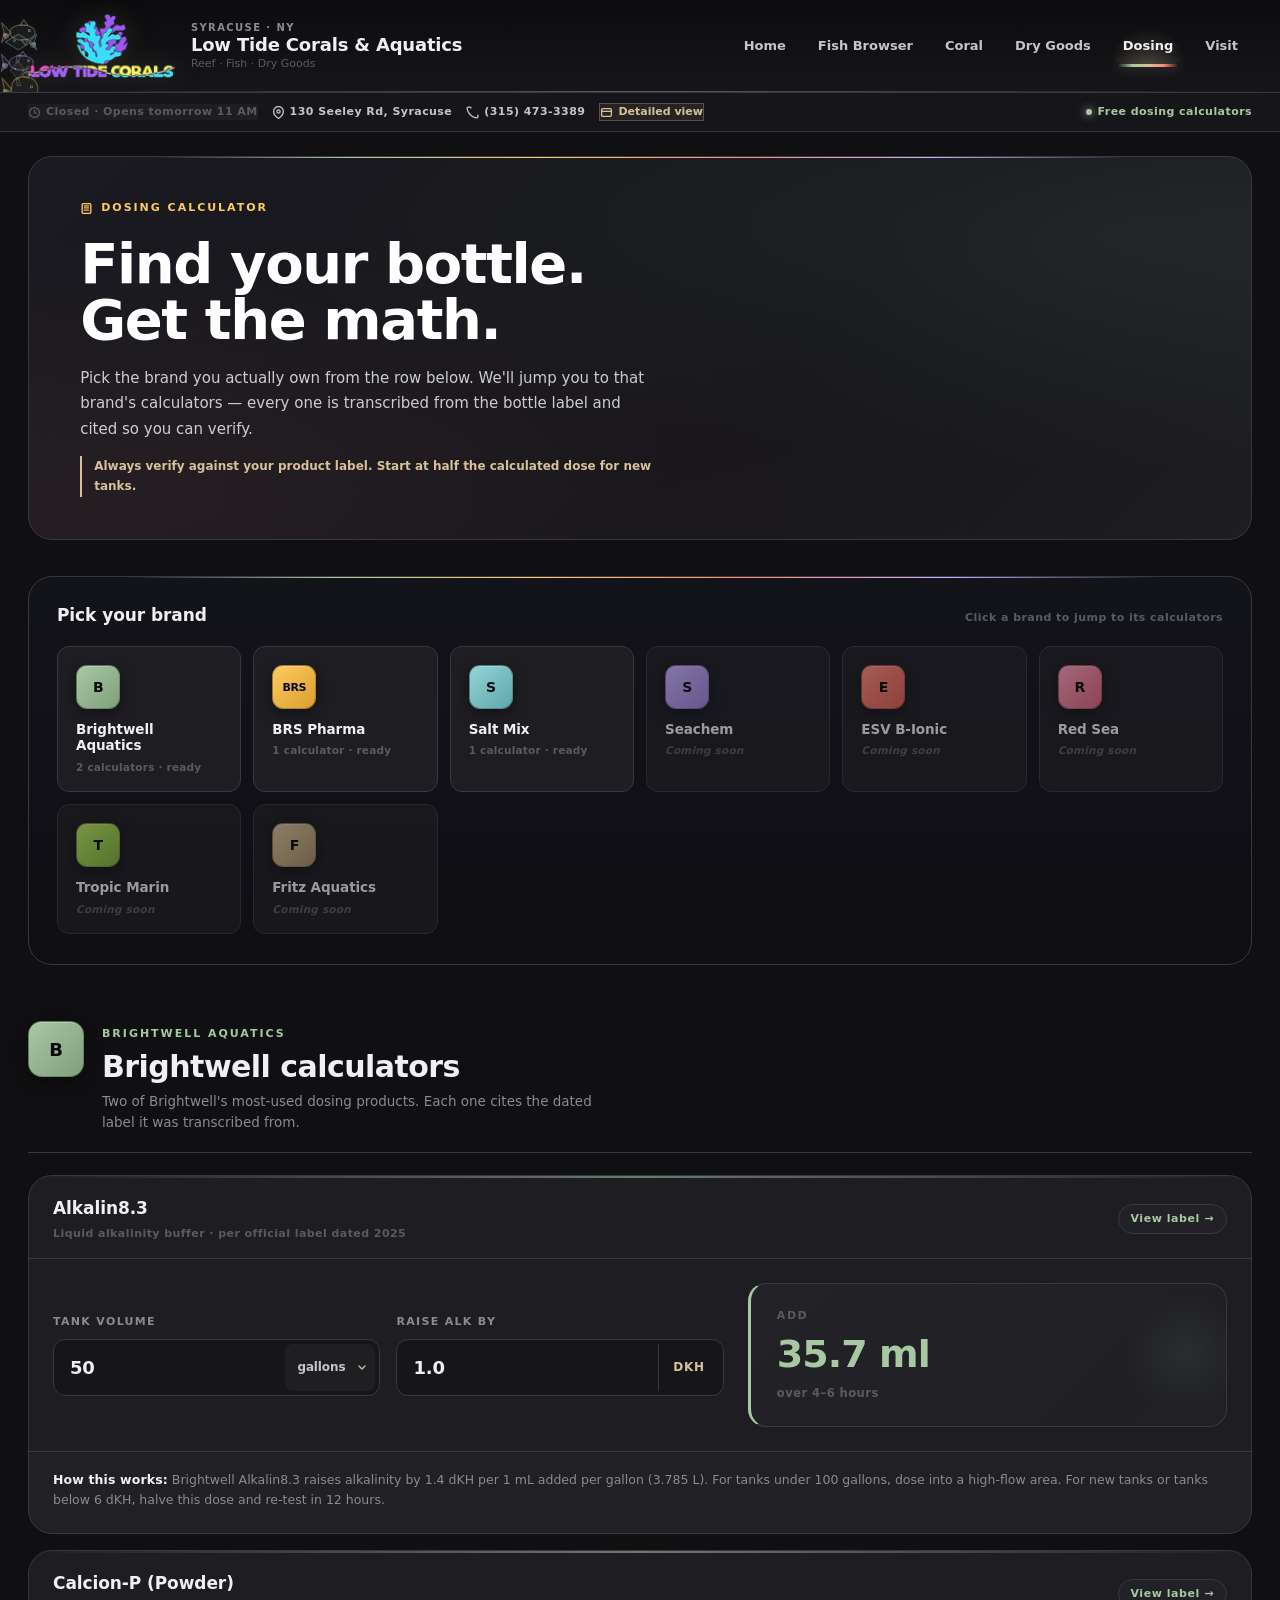
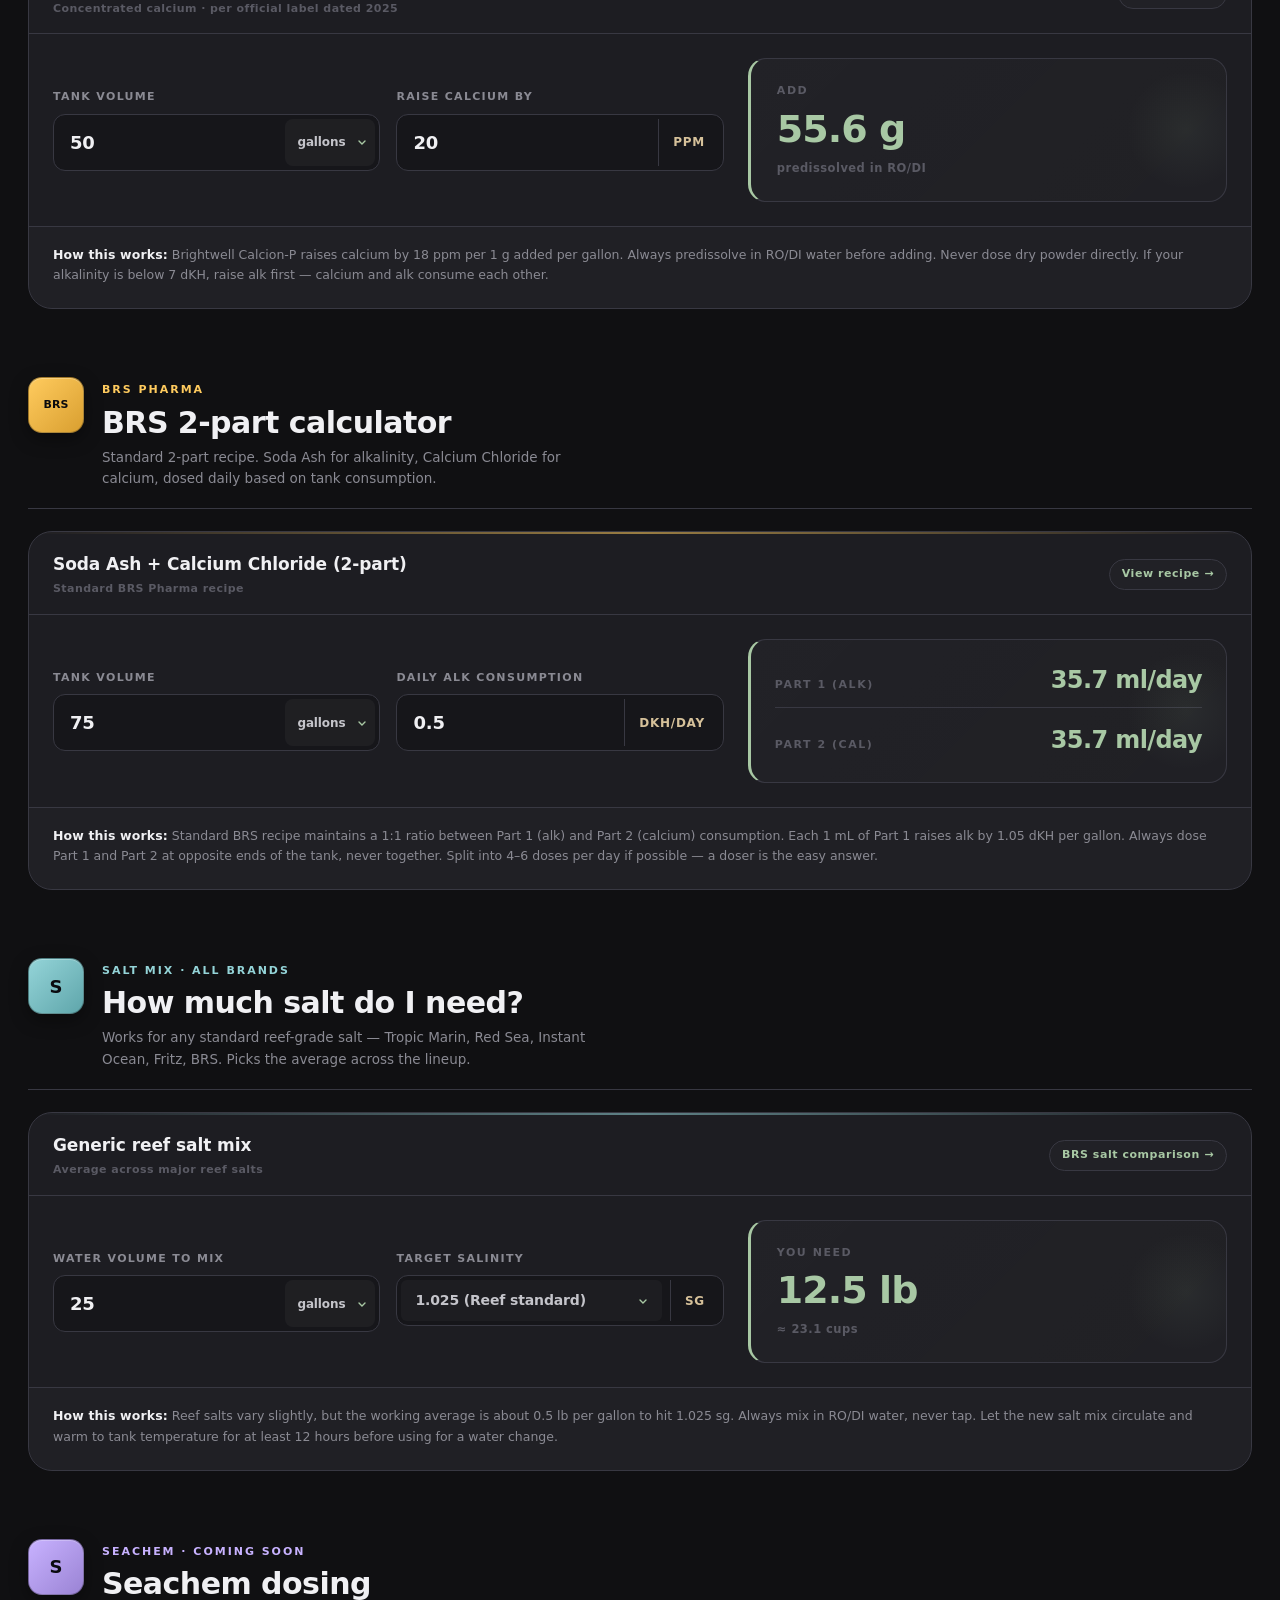
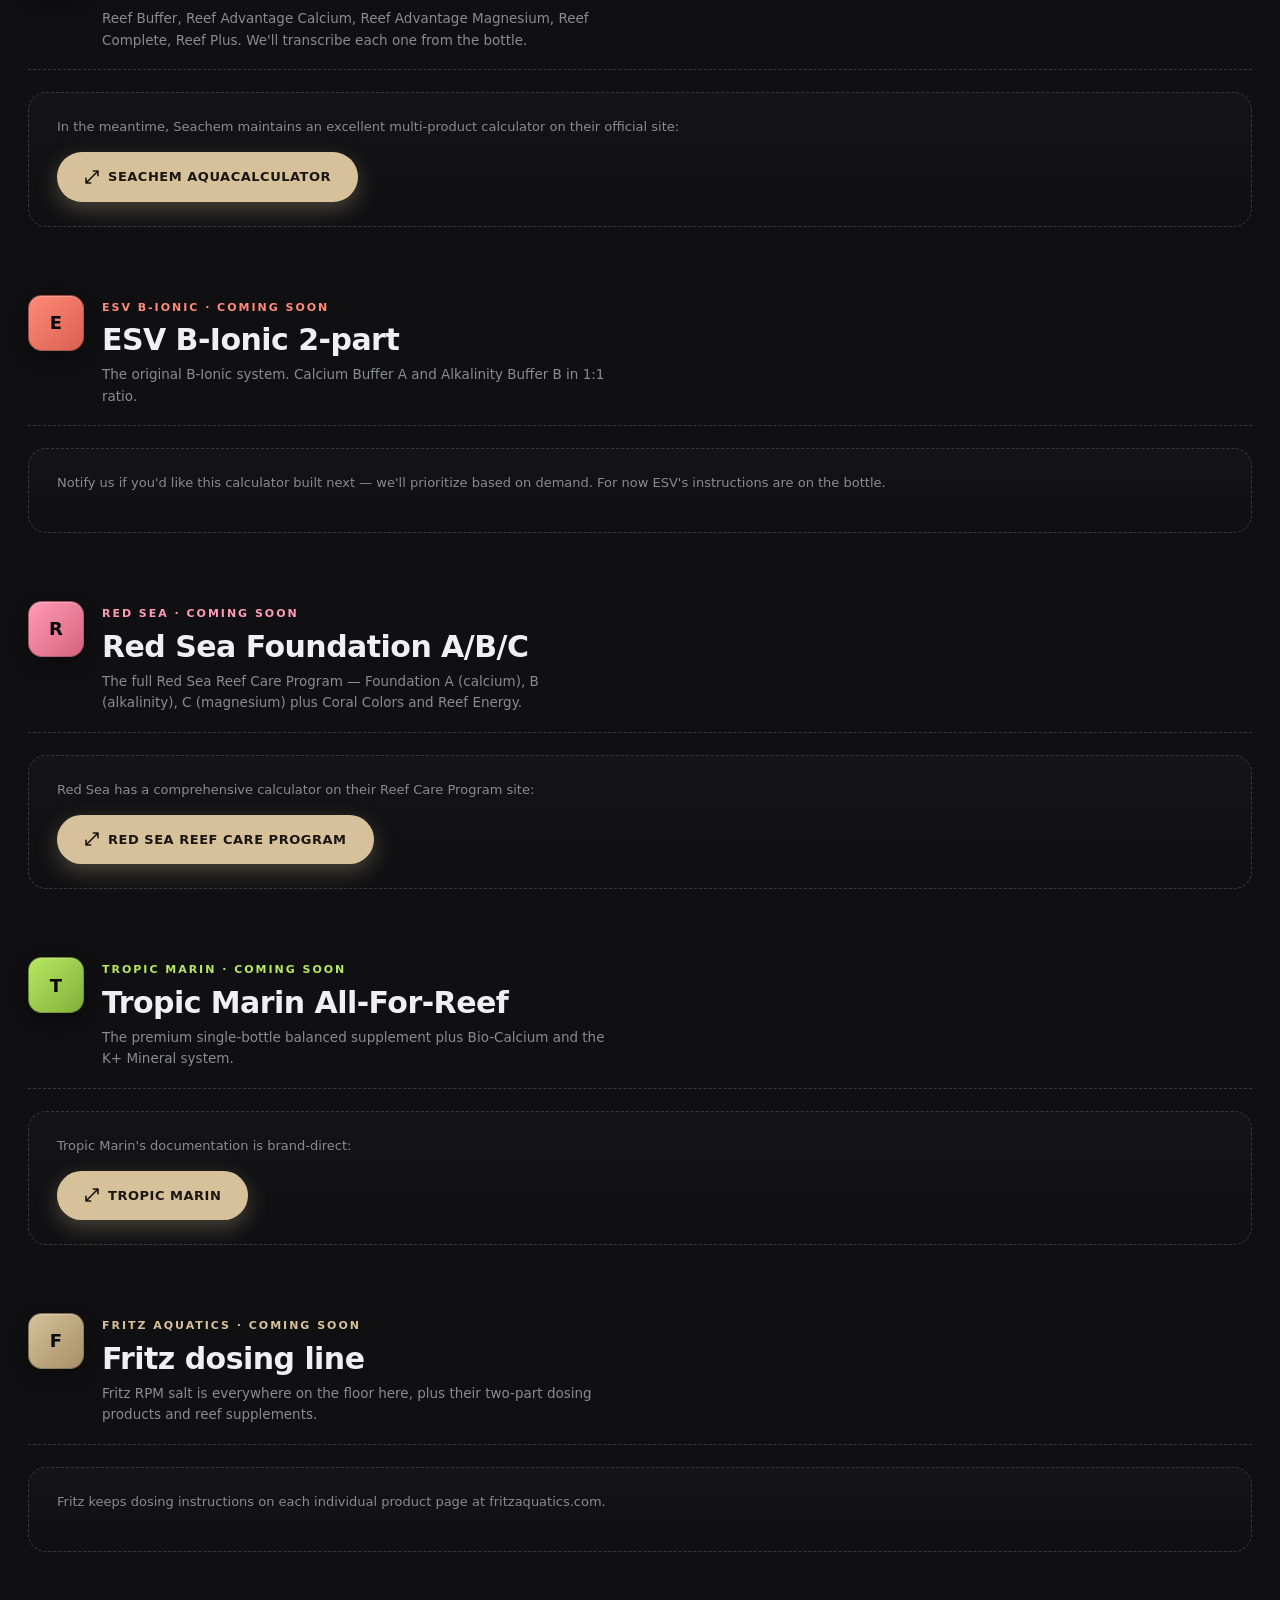
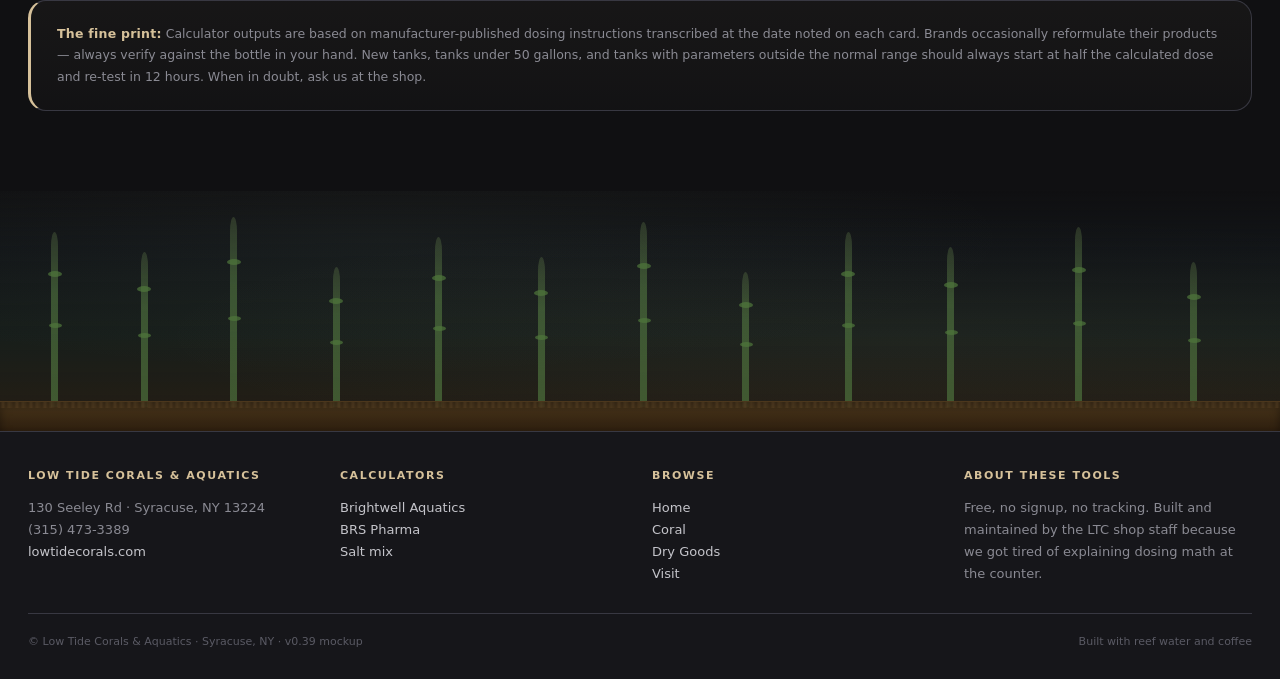
<file: tools.html>
<!DOCTYPE html>
<html lang="en">
<head>
<meta charset="utf-8">
<meta name="viewport" content="width=device-width, initial-scale=1">
<title>Dosing Calculator — Low Tide Corals &amp; Aquatics</title>
<meta name="description" content="Free reef dosing calculators from Low Tide Corals &amp; Aquatics — alkalinity, calcium, magnesium, salt mix, 2-part. Grouped by brand. All math sourced from manufacturer labels.">
<link rel="stylesheet" href="assets/css/styles.css">
</head>
<body class="page-tools">
<div class="site-shell">

<header class="site-header">
  <div class="page-wrap">
    <div class="header-row">
      <a class="brand" href="index.html" aria-label="Low Tide Corals &amp; Aquatics home">
        <img src="assets/img/logo.png" alt="Low Tide Corals &amp; Aquatics">
        <div class="brand-copy">
          <span class="brand-kicker">Syracuse · NY</span>
          <span class="brand-name">Low Tide Corals &amp; Aquatics</span>
          <span class="brand-sub">Reef · Fish · Dry Goods</span>
        </div>
      </a>
      <nav class="primary-nav">
        <a href="index.html">Home</a>
        <a href="fish/index.html">Fish Browser</a>
        <a href="coral-browser.html">Coral</a>
        <a href="dry-goods.html">Dry Goods</a>
        <a href="tools.html" class="is-current">Dosing</a>
        <a href="visit.html">Visit</a>
      </nav>
      <button class="menu-toggle" type="button" aria-label="Open menu" aria-expanded="false" data-menu-toggle>☰</button>
    </div>
    <div class="mobile-menu" data-mobile-nav>
      <a href="index.html">Home</a>
      <a href="fish/index.html">Fish Browser</a>
      <a href="coral-browser.html">Coral</a>
      <a href="dry-goods.html">Dry Goods</a>
      <a href="tools.html" class="is-current">Dosing</a>
      <a href="visit.html">Visit</a>
    </div>
  </div>
</header>

<div class="util-bar">
  <div class="page-wrap">
    <div class="util-row">
      <span class="util-item" data-open-status><svg viewBox="0 0 24 24"><circle cx="12" cy="12" r="9"/><path d="M12 7v5l3 2"/></svg><span data-open-text>Loading hours…</span></span>
      <span class="util-item"><svg viewBox="0 0 24 24"><path d="M21 10c0 7-9 13-9 13s-9-6-9-13a9 9 0 0 1 18 0z"/><circle cx="12" cy="10" r="3"/></svg>130 Seeley Rd, Syracuse</span>
      <a class="util-item" href="tel:+13154733389"><svg viewBox="0 0 24 24"><path d="M22 16.9v3a2 2 0 0 1-2.2 2 19.8 19.8 0 0 1-8.6-3.1 19.5 19.5 0 0 1-6-6 19.8 19.8 0 0 1-3.1-8.7A2 2 0 0 1 4.1 2h3a2 2 0 0 1 2 1.7"/></svg>(315) 473-3389</a>
      <span class="util-spacer"></span>
      <span class="util-status">Free dosing calculators</span>
    </div>
  </div>
</div>

<main class="tools-shell">
  <div class="page-wrap">

    <!-- ── HERO ── -->
    <section class="tools-hero">
      <div class="tools-hero-bg" aria-hidden="true"></div>
      <div class="tools-hero-text">
        <span class="eyebrow"><svg viewBox="0 0 24 24" fill="none" stroke="currentColor" stroke-width="2.4" stroke-linecap="round" stroke-linejoin="round"><rect x="4" y="3" width="16" height="18" rx="2"/><path d="M8 7h8M8 11h2M12 11h2M16 11h0M8 15h2M12 15h2M16 15h0"/></svg>Dosing calculator</span>
        <h1>Find your bottle.<br>Get the math.</h1>
        <p>Pick the brand you actually own from the row below. We'll jump you to that brand's calculators — every one is transcribed from the bottle label and cited so you can verify.</p>
        <p class="tools-disclaimer-inline">Always verify against your product label. Start at half the calculated dose for new tanks.</p>
      </div>
    </section>

    <!-- ── BRAND PICKER ── -->
    <section class="brand-picker">
      <div class="brand-picker-head">
        <h3>Pick your brand</h3>
        <small>Click a brand to jump to its calculators</small>
      </div>
      <div class="brand-picker-grid">
        <a class="brand-tile" href="#brand-brightwell" data-brand-jump="brightwell">
          <div class="brand-tile-icon brand-brightwell"><span>B</span></div>
          <strong>Brightwell Aquatics</strong>
          <small>2 calculators · ready</small>
        </a>
        <a class="brand-tile" href="#brand-brs" data-brand-jump="brs">
          <div class="brand-tile-icon brand-brs"><span>BRS</span></div>
          <strong>BRS Pharma</strong>
          <small>1 calculator · ready</small>
        </a>
        <a class="brand-tile" href="#brand-generic" data-brand-jump="generic">
          <div class="brand-tile-icon brand-generic"><span>S</span></div>
          <strong>Salt Mix</strong>
          <small>1 calculator · ready</small>
        </a>
        <a class="brand-tile is-soon" href="#brand-seachem" data-brand-jump="seachem">
          <div class="brand-tile-icon brand-seachem"><span>S</span></div>
          <strong>Seachem</strong>
          <small>Coming soon</small>
        </a>
        <a class="brand-tile is-soon" href="#brand-esv" data-brand-jump="esv">
          <div class="brand-tile-icon brand-esv"><span>E</span></div>
          <strong>ESV B-Ionic</strong>
          <small>Coming soon</small>
        </a>
        <a class="brand-tile is-soon" href="#brand-redsea" data-brand-jump="redsea">
          <div class="brand-tile-icon brand-redsea"><span>R</span></div>
          <strong>Red Sea</strong>
          <small>Coming soon</small>
        </a>
        <a class="brand-tile is-soon" href="#brand-tropic" data-brand-jump="tropic">
          <div class="brand-tile-icon brand-tropic"><span>T</span></div>
          <strong>Tropic Marin</strong>
          <small>Coming soon</small>
        </a>
        <a class="brand-tile is-soon" href="#brand-fritz" data-brand-jump="fritz">
          <div class="brand-tile-icon brand-fritz"><span>F</span></div>
          <strong>Fritz Aquatics</strong>
          <small>Coming soon</small>
        </a>
      </div>
    </section>

    <!-- ── BRIGHTWELL SECTION ── -->
    <section class="brand-section" id="brand-brightwell" data-brand="brightwell">
      <div class="brand-section-head">
        <div class="brand-section-icon brand-brightwell"><span>B</span></div>
        <div>
          <span class="eyebrow" style="color:var(--acc-sage)">Brightwell Aquatics</span>
          <h2>Brightwell calculators</h2>
          <p>Two of Brightwell's most-used dosing products. Each one cites the dated label it was transcribed from.</p>
        </div>
      </div>

      <div class="calc-card" data-calc="alk" id="calc-alkalin83">
        <div class="calc-card-head">
          <div class="calc-card-product">
            <strong>Alkalin8.3</strong>
            <small>Liquid alkalinity buffer · per official label dated 2025</small>
          </div>
          <a class="calc-source" href="https://brightwellaquatics.com/products/alkalin8.3" target="_blank" rel="noopener">View label →</a>
        </div>
        <div class="calc-body">
          <div class="calc-inputs">
            <label class="calc-input">
              <span class="calc-input-label">Tank volume</span>
              <div class="calc-input-row">
                <input type="number" data-calc-field="vol" min="1" max="10000" step="1" value="50">
                <select data-calc-field="volUnit">
                  <option value="gal" selected>gallons</option>
                  <option value="l">liters</option>
                </select>
              </div>
            </label>
            <label class="calc-input">
              <span class="calc-input-label">Raise alk by</span>
              <div class="calc-input-row">
                <input type="number" data-calc-field="raise" min="0.1" max="10" step="0.1" value="1.0">
                <span class="calc-unit-static">dKH</span>
              </div>
            </label>
          </div>
          <div class="calc-result">
            <span class="calc-result-label">Add</span>
            <span class="calc-result-value" data-calc-result="0">— ml</span>
            <span class="calc-result-sub" data-calc-result-sub>over 4–6 hours</span>
          </div>
        </div>
        <div class="calc-foot">
          <strong>How this works:</strong> Brightwell Alkalin8.3 raises alkalinity by 1.4 dKH per 1 mL added per gallon (3.785 L). For tanks under 100 gallons, dose into a high-flow area. For new tanks or tanks below 6 dKH, halve this dose and re-test in 12 hours.
        </div>
      </div>

      <div class="calc-card" data-calc="cal" id="calc-calcionp">
        <div class="calc-card-head">
          <div class="calc-card-product">
            <strong>Calcion-P (Powder)</strong>
            <small>Concentrated calcium · per official label dated 2025</small>
          </div>
          <a class="calc-source" href="https://brightwellaquatics.com/products/calcion-p" target="_blank" rel="noopener">View label →</a>
        </div>
        <div class="calc-body">
          <div class="calc-inputs">
            <label class="calc-input">
              <span class="calc-input-label">Tank volume</span>
              <div class="calc-input-row">
                <input type="number" data-calc-field="vol" min="1" max="10000" step="1" value="50">
                <select data-calc-field="volUnit">
                  <option value="gal" selected>gallons</option>
                  <option value="l">liters</option>
                </select>
              </div>
            </label>
            <label class="calc-input">
              <span class="calc-input-label">Raise calcium by</span>
              <div class="calc-input-row">
                <input type="number" data-calc-field="raise" min="1" max="200" step="1" value="20">
                <span class="calc-unit-static">ppm</span>
              </div>
            </label>
          </div>
          <div class="calc-result">
            <span class="calc-result-label">Add</span>
            <span class="calc-result-value" data-calc-result="0">— g</span>
            <span class="calc-result-sub" data-calc-result-sub>predissolved in RO/DI</span>
          </div>
        </div>
        <div class="calc-foot">
          <strong>How this works:</strong> Brightwell Calcion-P raises calcium by 18 ppm per 1 g added per gallon. Always predissolve in RO/DI water before adding. Never dose dry powder directly. If your alkalinity is below 7 dKH, raise alk first — calcium and alk consume each other.
        </div>
      </div>
    </section>

    <!-- ── BRS SECTION ── -->
    <section class="brand-section" id="brand-brs" data-brand="brs">
      <div class="brand-section-head">
        <div class="brand-section-icon brand-brs"><span>BRS</span></div>
        <div>
          <span class="eyebrow" style="color:var(--acc-amber)">BRS Pharma</span>
          <h2>BRS 2-part calculator</h2>
          <p>Standard 2-part recipe. Soda Ash for alkalinity, Calcium Chloride for calcium, dosed daily based on tank consumption.</p>
        </div>
      </div>

      <div class="calc-card" data-calc="twopart" id="calc-brs2part">
        <div class="calc-card-head">
          <div class="calc-card-product">
            <strong>Soda Ash + Calcium Chloride (2-part)</strong>
            <small>Standard BRS Pharma recipe</small>
          </div>
          <a class="calc-source" href="https://www.bulkreefsupply.com/two-part-calcium-and-alkalinity.html" target="_blank" rel="noopener">View recipe →</a>
        </div>
        <div class="calc-body">
          <div class="calc-inputs">
            <label class="calc-input">
              <span class="calc-input-label">Tank volume</span>
              <div class="calc-input-row">
                <input type="number" data-calc-field="vol" min="1" max="10000" step="1" value="75">
                <select data-calc-field="volUnit">
                  <option value="gal" selected>gallons</option>
                  <option value="l">liters</option>
                </select>
              </div>
            </label>
            <label class="calc-input">
              <span class="calc-input-label">Daily alk consumption</span>
              <div class="calc-input-row">
                <input type="number" data-calc-field="raise" min="0.1" max="5" step="0.1" value="0.5">
                <span class="calc-unit-static">dKH/day</span>
              </div>
            </label>
          </div>
          <div class="calc-result calc-result-twopart">
            <div class="calc-result-twopart-row">
              <span class="calc-result-label">Part 1 (Alk)</span>
              <span class="calc-result-value" data-calc-result="0">— ml/day</span>
            </div>
            <div class="calc-result-twopart-row">
              <span class="calc-result-label">Part 2 (Cal)</span>
              <span class="calc-result-value" data-calc-result-sub>— ml/day</span>
            </div>
          </div>
        </div>
        <div class="calc-foot">
          <strong>How this works:</strong> Standard BRS recipe maintains a 1:1 ratio between Part 1 (alk) and Part 2 (calcium) consumption. Each 1 mL of Part 1 raises alk by 1.05 dKH per gallon. Always dose Part 1 and Part 2 at opposite ends of the tank, never together. Split into 4–6 doses per day if possible — a doser is the easy answer.
        </div>
      </div>
    </section>

    <!-- ── GENERIC SALT SECTION ── -->
    <section class="brand-section" id="brand-generic" data-brand="generic">
      <div class="brand-section-head">
        <div class="brand-section-icon brand-generic"><span>S</span></div>
        <div>
          <span class="eyebrow" style="color:var(--acc-cyan)">Salt mix · all brands</span>
          <h2>How much salt do I need?</h2>
          <p>Works for any standard reef-grade salt — Tropic Marin, Red Sea, Instant Ocean, Fritz, BRS. Picks the average across the lineup.</p>
        </div>
      </div>

      <div class="calc-card" data-calc="salt" id="calc-saltmix">
        <div class="calc-card-head">
          <div class="calc-card-product">
            <strong>Generic reef salt mix</strong>
            <small>Average across major reef salts</small>
          </div>
          <a class="calc-source" href="https://www.bulkreefsupply.com/52-week-reef-salt-test.html" target="_blank" rel="noopener">BRS salt comparison →</a>
        </div>
        <div class="calc-body">
          <div class="calc-inputs">
            <label class="calc-input">
              <span class="calc-input-label">Water volume to mix</span>
              <div class="calc-input-row">
                <input type="number" data-calc-field="vol" min="1" max="10000" step="1" value="25">
                <select data-calc-field="volUnit">
                  <option value="gal" selected>gallons</option>
                  <option value="l">liters</option>
                </select>
              </div>
            </label>
            <label class="calc-input">
              <span class="calc-input-label">Target salinity</span>
              <div class="calc-input-row">
                <select data-calc-field="raise">
                  <option value="1.024">1.024 (FOWLR)</option>
                  <option value="1.025" selected>1.025 (Reef standard)</option>
                  <option value="1.026">1.026 (SPS dominant)</option>
                </select>
                <span class="calc-unit-static">sg</span>
              </div>
            </label>
          </div>
          <div class="calc-result">
            <span class="calc-result-label">You need</span>
            <span class="calc-result-value" data-calc-result="0">— lb</span>
            <span class="calc-result-sub" data-calc-result-sub>≈ — cups</span>
          </div>
        </div>
        <div class="calc-foot">
          <strong>How this works:</strong> Reef salts vary slightly, but the working average is about 0.5 lb per gallon to hit 1.025 sg. Always mix in RO/DI water, never tap. Let the new salt mix circulate and warm to tank temperature for at least 12 hours before using for a water change.
        </div>
      </div>
    </section>

    <!-- ── COMING SOON SECTIONS ── -->
    <section class="brand-section is-soon" id="brand-seachem" data-brand="seachem">
      <div class="brand-section-head">
        <div class="brand-section-icon brand-seachem"><span>S</span></div>
        <div>
          <span class="eyebrow" style="color:var(--acc-purple)">Seachem · coming soon</span>
          <h2>Seachem dosing</h2>
          <p>Reef Buffer, Reef Advantage Calcium, Reef Advantage Magnesium, Reef Complete, Reef Plus. We'll transcribe each one from the bottle.</p>
        </div>
      </div>
      <div class="brand-soon-card">
        <p>In the meantime, Seachem maintains an excellent multi-product calculator on their official site:</p>
        <a class="btn btn-primary" href="https://www.seachem.com/aquacalculator.php" target="_blank" rel="noopener">
          <svg viewBox="0 0 24 24" fill="none" stroke="currentColor" stroke-width="2.4" stroke-linecap="round" stroke-linejoin="round"><path d="M14 3h7v7M21 3l-9 9M10 21H3v-7M3 21l9-9"/></svg>
          Seachem Aquacalculator
        </a>
      </div>
    </section>

    <section class="brand-section is-soon" id="brand-esv" data-brand="esv">
      <div class="brand-section-head">
        <div class="brand-section-icon brand-esv"><span>E</span></div>
        <div>
          <span class="eyebrow" style="color:var(--acc-coral)">ESV B-Ionic · coming soon</span>
          <h2>ESV B-Ionic 2-part</h2>
          <p>The original B-Ionic system. Calcium Buffer A and Alkalinity Buffer B in 1:1 ratio.</p>
        </div>
      </div>
      <div class="brand-soon-card">
        <p>Notify us if you'd like this calculator built next — we'll prioritize based on demand. For now ESV's instructions are on the bottle.</p>
      </div>
    </section>

    <section class="brand-section is-soon" id="brand-redsea" data-brand="redsea">
      <div class="brand-section-head">
        <div class="brand-section-icon brand-redsea"><span>R</span></div>
        <div>
          <span class="eyebrow" style="color:var(--acc-rose)">Red Sea · coming soon</span>
          <h2>Red Sea Foundation A/B/C</h2>
          <p>The full Red Sea Reef Care Program — Foundation A (calcium), B (alkalinity), C (magnesium) plus Coral Colors and Reef Energy.</p>
        </div>
      </div>
      <div class="brand-soon-card">
        <p>Red Sea has a comprehensive calculator on their Reef Care Program site:</p>
        <a class="btn btn-primary" href="https://www.redseafish.com/reef-care-program/" target="_blank" rel="noopener">
          <svg viewBox="0 0 24 24" fill="none" stroke="currentColor" stroke-width="2.4" stroke-linecap="round" stroke-linejoin="round"><path d="M14 3h7v7M21 3l-9 9M10 21H3v-7M3 21l9-9"/></svg>
          Red Sea Reef Care Program
        </a>
      </div>
    </section>

    <section class="brand-section is-soon" id="brand-tropic" data-brand="tropic">
      <div class="brand-section-head">
        <div class="brand-section-icon brand-tropic"><span>T</span></div>
        <div>
          <span class="eyebrow" style="color:var(--acc-lime)">Tropic Marin · coming soon</span>
          <h2>Tropic Marin All-For-Reef</h2>
          <p>The premium single-bottle balanced supplement plus Bio-Calcium and the K+ Mineral system.</p>
        </div>
      </div>
      <div class="brand-soon-card">
        <p>Tropic Marin's documentation is brand-direct:</p>
        <a class="btn btn-primary" href="https://www.tropic-marin.com/" target="_blank" rel="noopener">
          <svg viewBox="0 0 24 24" fill="none" stroke="currentColor" stroke-width="2.4" stroke-linecap="round" stroke-linejoin="round"><path d="M14 3h7v7M21 3l-9 9M10 21H3v-7M3 21l9-9"/></svg>
          Tropic Marin
        </a>
      </div>
    </section>

    <section class="brand-section is-soon" id="brand-fritz" data-brand="fritz">
      <div class="brand-section-head">
        <div class="brand-section-icon brand-fritz"><span>F</span></div>
        <div>
          <span class="eyebrow" style="color:var(--acc-champagne)">Fritz Aquatics · coming soon</span>
          <h2>Fritz dosing line</h2>
          <p>Fritz RPM salt is everywhere on the floor here, plus their two-part dosing products and reef supplements.</p>
        </div>
      </div>
      <div class="brand-soon-card">
        <p>Fritz keeps dosing instructions on each individual product page at <a href="https://fritzaquatics.com/" target="_blank" rel="noopener">fritzaquatics.com</a>.</p>
      </div>
    </section>

    <!-- ── DISCLAIMER FOOTER ── -->
    <section class="tools-disclaimer">
      <strong>The fine print:</strong> Calculator outputs are based on manufacturer-published dosing instructions transcribed at the date noted on each card. Brands occasionally reformulate their products — always verify against the bottle in your hand. New tanks, tanks under 50 gallons, and tanks with parameters outside the normal range should always start at half the calculated dose and re-test in 12 hours. When in doubt, ask us at the shop.
    </section>

  </div>
</main>

<!-- ── KELP FOREST SCENE ── -->
<div class="kelp-scene" aria-hidden="true">
  <div class="kelp-water"></div>
  <div class="kelp-bubbles">
    <span></span><span></span><span></span><span></span><span></span><span></span><span></span><span></span>
  </div>
  <div class="kelp-fish">
    <svg viewBox="0 0 60 36" xmlns="http://www.w3.org/2000/svg">
      <defs><linearGradient id="kf-grad" x1="0%" y1="0%" x2="100%" y2="0%">
        <stop offset="0%" stop-color="rgba(214,193,154,.85)"/>
        <stop offset="60%" stop-color="rgba(168,200,164,.7)"/>
        <stop offset="100%" stop-color="rgba(148,212,216,.65)"/>
      </linearGradient></defs>
      <path class="kf-tail" d="M8 18 L0 8 L4 18 L0 28 Z" fill="rgba(168,200,164,.65)" stroke="rgba(214,193,154,.7)" stroke-width="1"/>
      <path class="kf-body" d="M50 18 Q48 6 28 8 Q12 10 8 18 Q12 26 28 28 Q48 30 50 18 Z" fill="url(#kf-grad)" stroke="rgba(214,193,154,.75)" stroke-width="1.2"/>
      <path d="M22 8 Q26 0 32 8 Q28 12 22 8 Z" fill="rgba(168,200,164,.65)" stroke="rgba(214,193,154,.7)" stroke-width="1"/>
      <circle cx="44" cy="16" r="2.2" fill="#0a0a0e"/>
      <circle cx="44.6" cy="15.4" r="0.7" fill="rgba(255,255,255,.85)"/>
    </svg>
  </div>
  <div class="kelp-strand kelp-1"></div>
  <div class="kelp-strand kelp-2"></div>
  <div class="kelp-strand kelp-3"></div>
  <div class="kelp-strand kelp-4"></div>
  <div class="kelp-strand kelp-5"></div>
  <div class="kelp-strand kelp-6"></div>
  <div class="kelp-strand kelp-7"></div>
  <div class="kelp-strand kelp-8"></div>
  <div class="kelp-strand kelp-9"></div>
  <div class="kelp-strand kelp-10"></div>
  <div class="kelp-strand kelp-11"></div>
  <div class="kelp-strand kelp-12"></div>
  <div class="kelp-floor"></div>
</div>

<footer class="footer footer-with-kelp">
  <div class="page-wrap">
    <div class="footer-grid">
      <div class="footer-card">
        <h3>Low Tide Corals &amp; Aquatics</h3>
        <p>130 Seeley Rd · Syracuse, NY 13224<br>(315) 473-3389<br><a href="https://lowtidecorals.com" target="_blank" rel="noopener">lowtidecorals.com</a></p>
      </div>
      <div class="footer-card">
        <h3>Calculators</h3>
        <p><a href="#brand-brightwell">Brightwell Aquatics</a><br><a href="#brand-brs">BRS Pharma</a><br><a href="#brand-generic">Salt mix</a></p>
      </div>
      <div class="footer-card">
        <h3>Browse</h3>
        <p><a href="index.html">Home</a><br><a href="coral-browser.html">Coral</a><br><a href="dry-goods.html">Dry Goods</a><br><a href="visit.html">Visit</a></p>
      </div>
      <div class="footer-card">
        <h3>About these tools</h3>
        <p>Free, no signup, no tracking. Built and maintained by the LTC shop staff because we got tired of explaining dosing math at the counter.</p>
      </div>
    </div>
    <div class="footer-bottom">
      <span>© Low Tide Corals &amp; Aquatics · Syracuse, NY · v0.39 mockup</span>
      <span>Built with reef water and coffee</span>
    </div>
  </div>
</footer>

</div>
<script src="assets/js/site.js"></script>
</body>
</html>
</file>
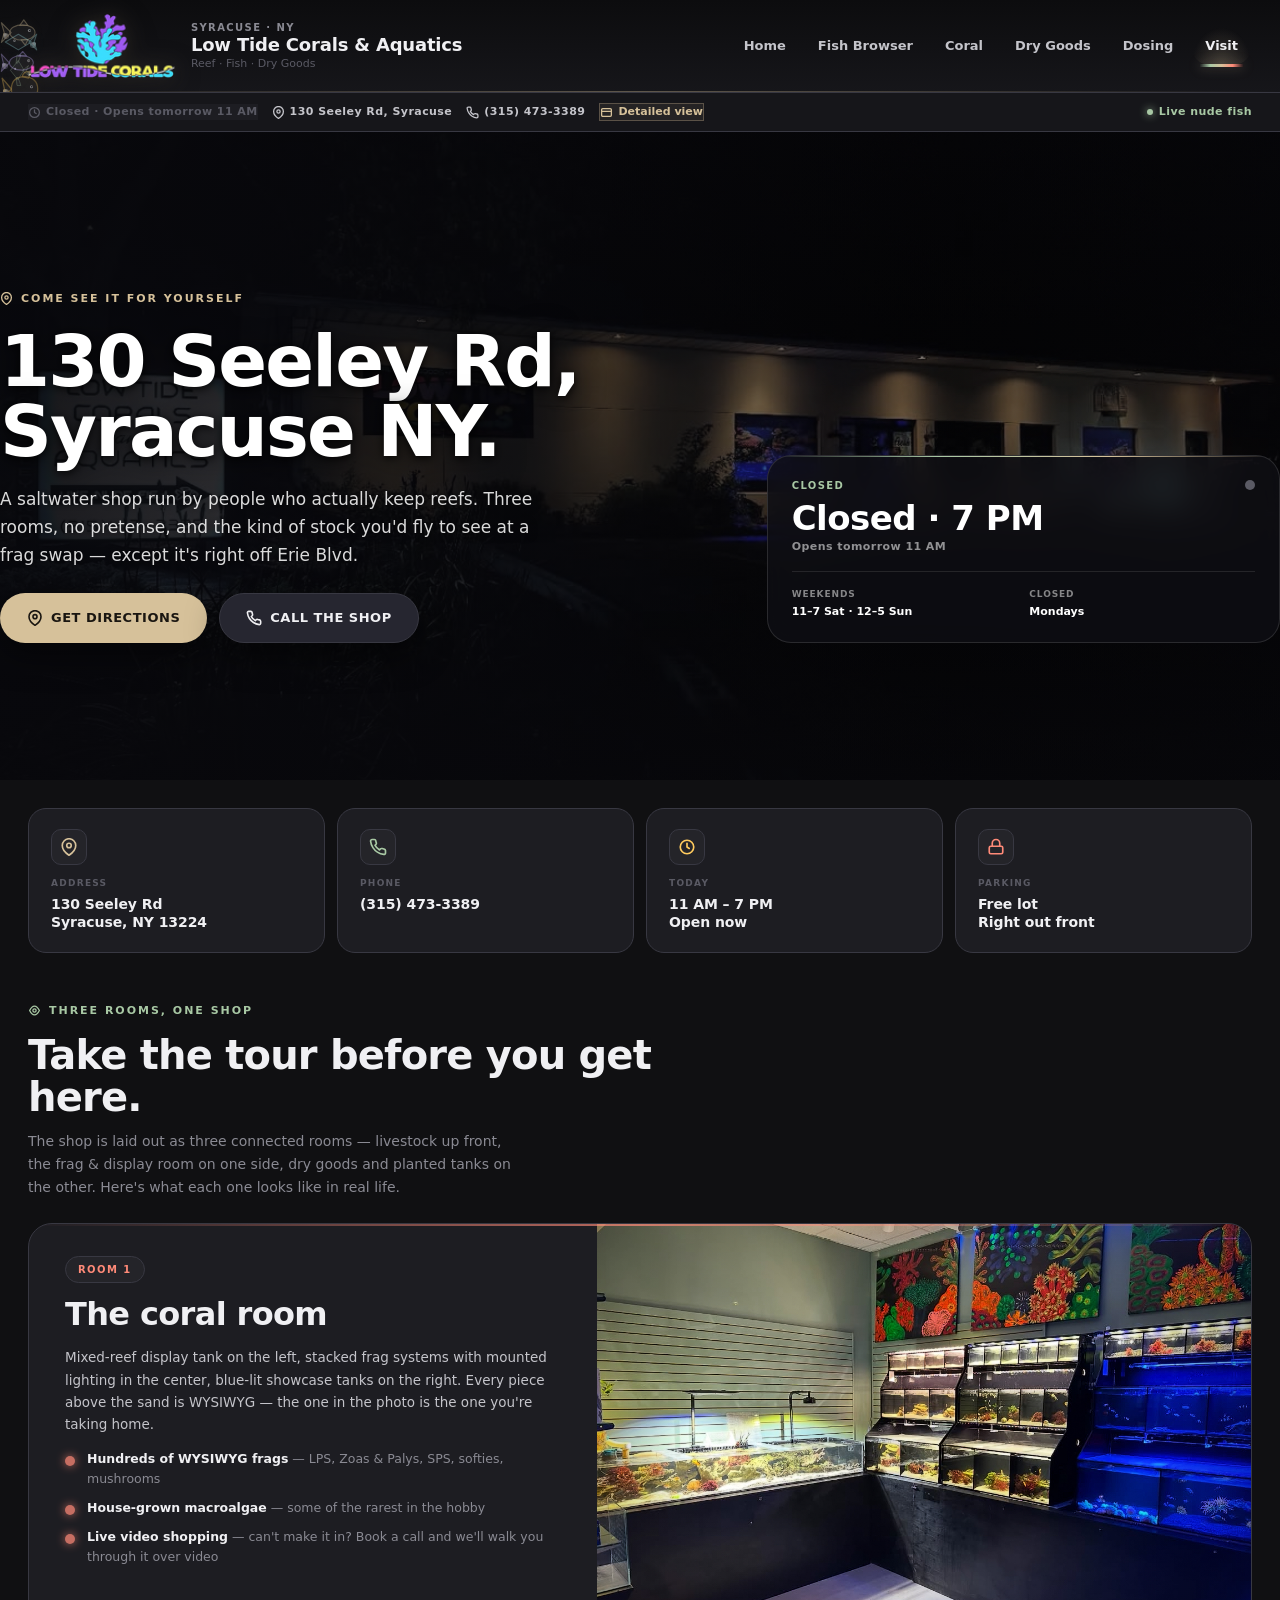
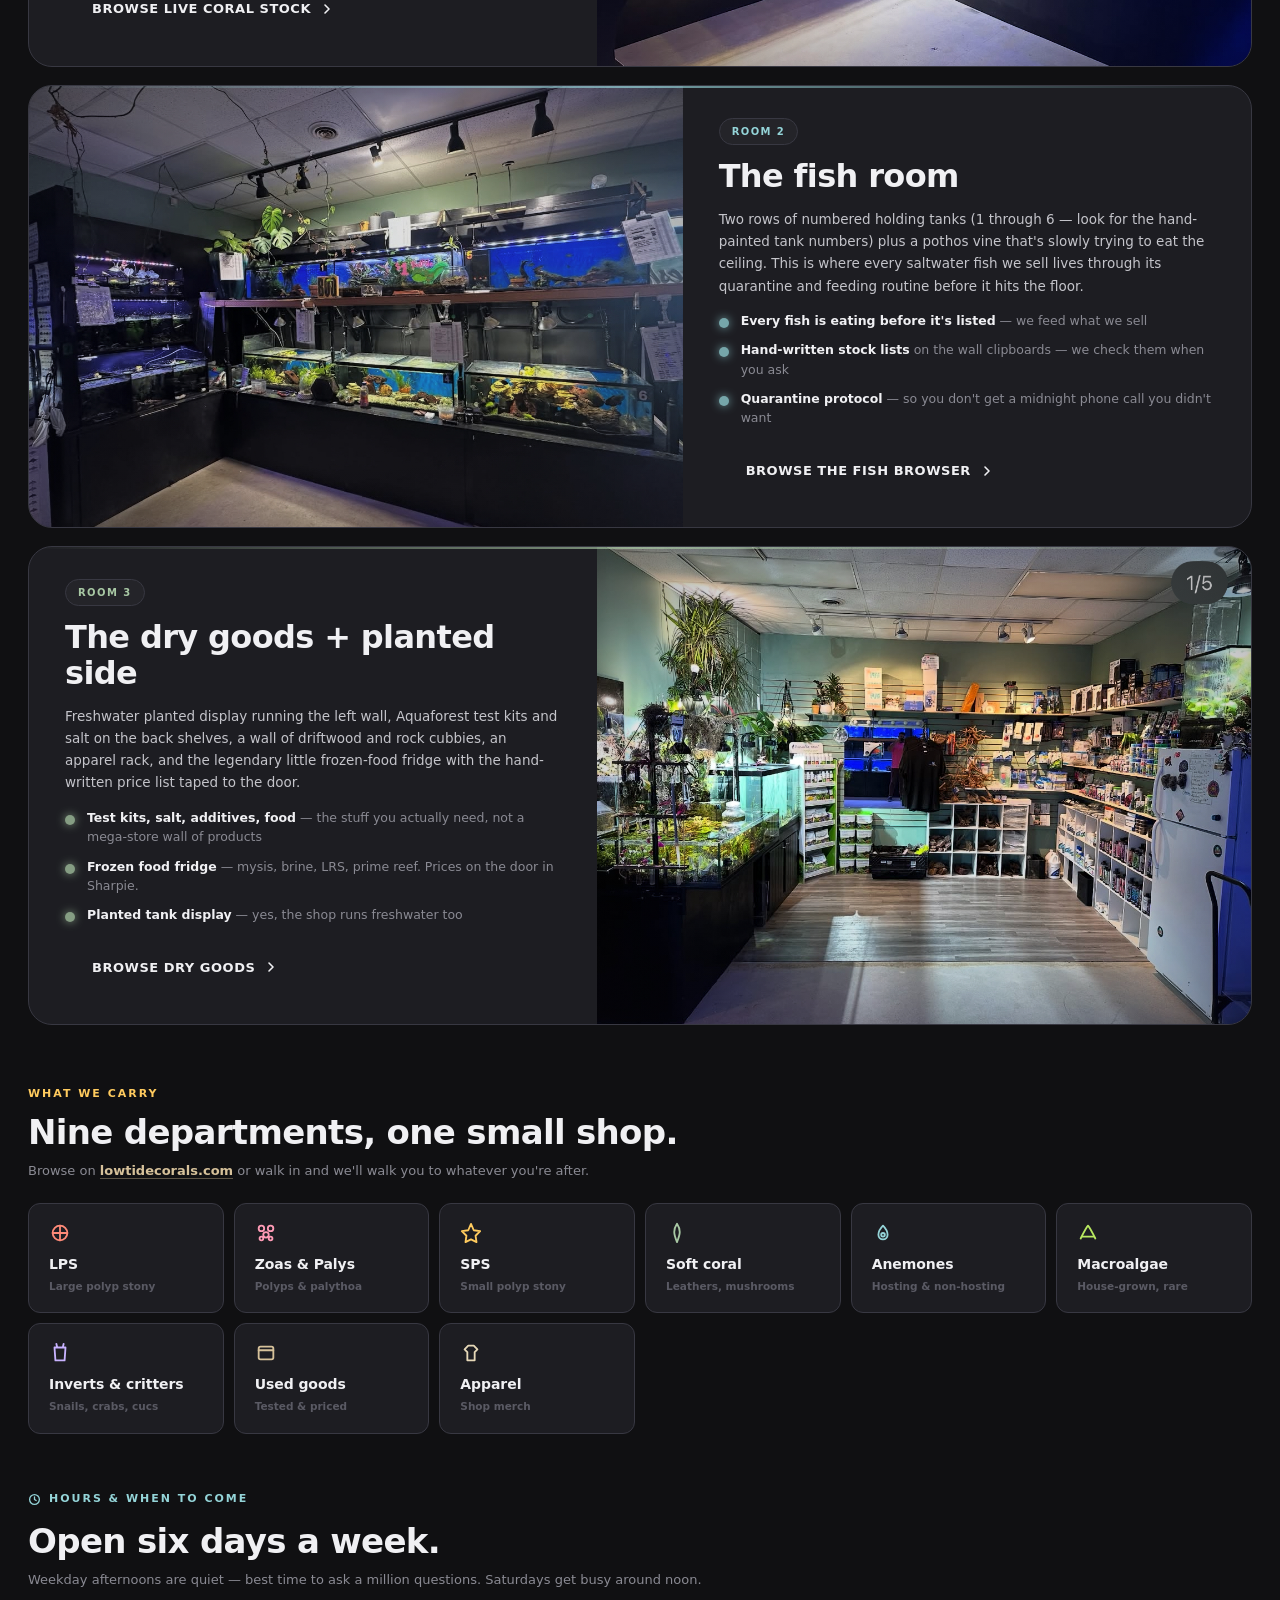
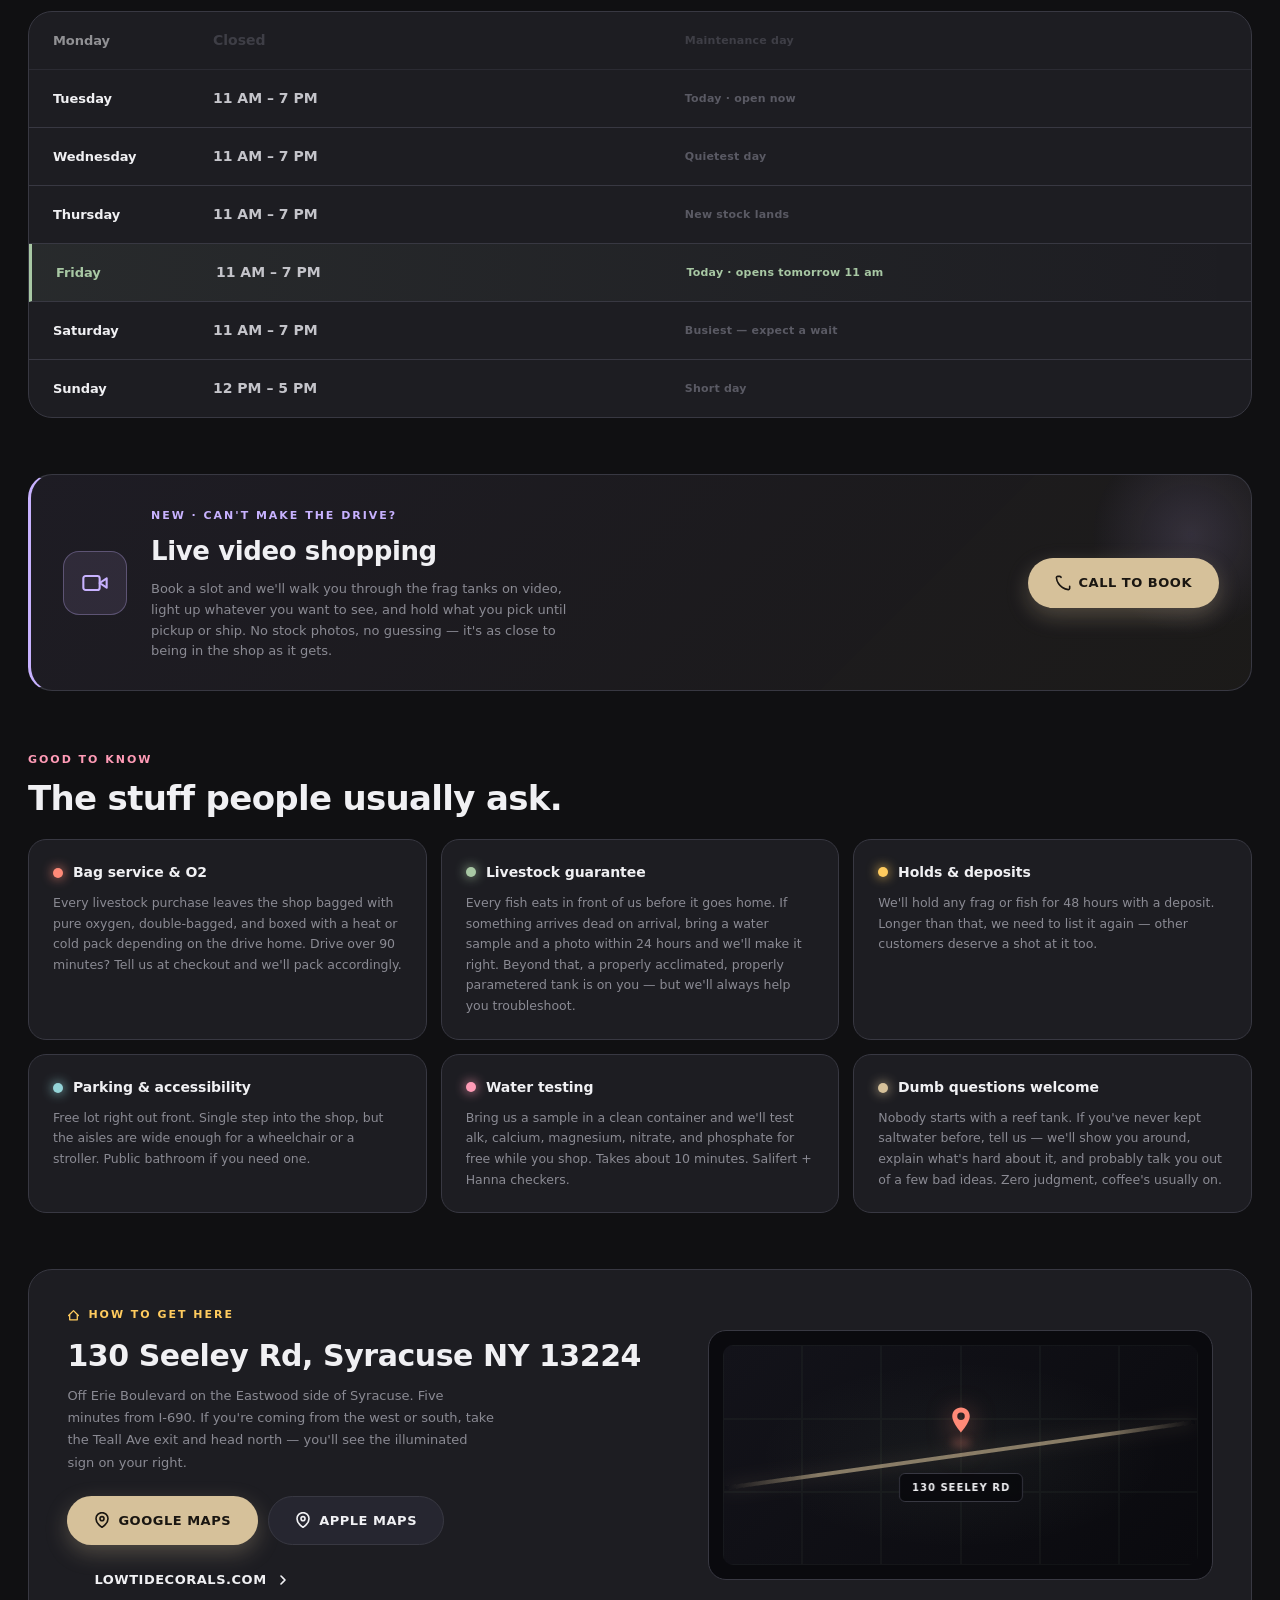
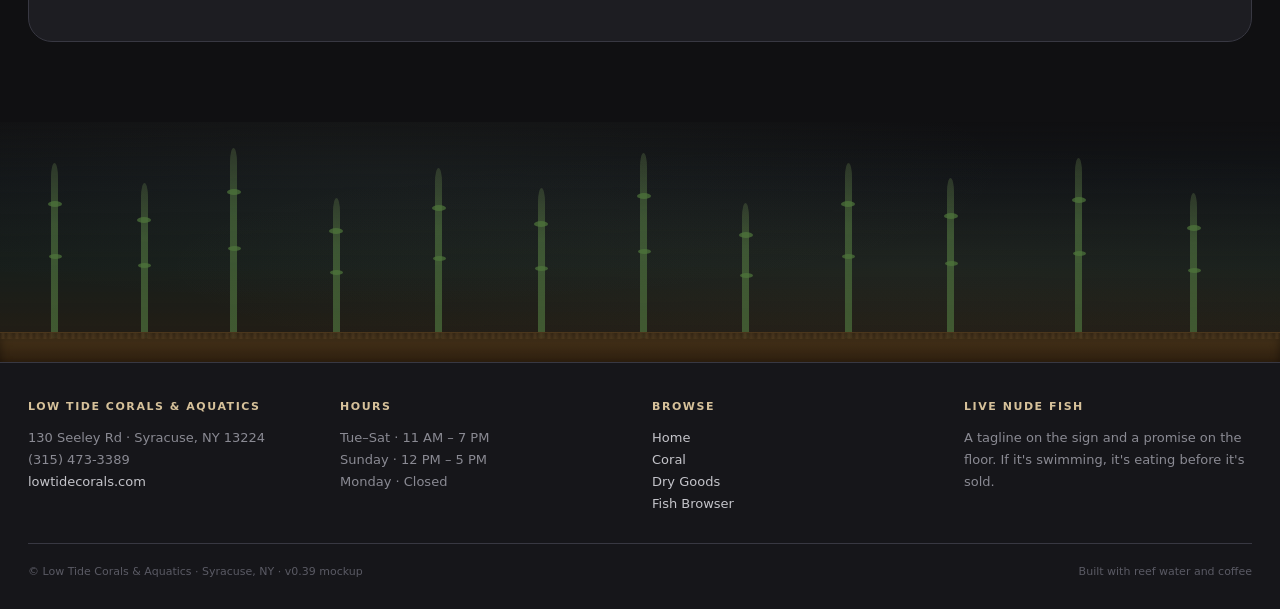
<file: visit.html>
<!DOCTYPE html>
<html lang="en">
<head>
<meta charset="utf-8">
<meta name="viewport" content="width=device-width, initial-scale=1">
<title>Visit the Shop — Low Tide Corals &amp; Aquatics</title>
<meta name="description" content="Visit Low Tide Corals &amp; Aquatics at 130 Seeley Rd, Syracuse NY. Three rooms of saltwater livestock, corals, planted tanks, and dry goods. Hours, directions, and what to expect.">
<link rel="stylesheet" href="assets/css/styles.css">
</head>
<body class="page-visit">
<div class="site-shell">

<header class="site-header">
  <div class="page-wrap">
    <div class="header-row">
      <a class="brand" href="index.html" aria-label="Low Tide Corals &amp; Aquatics home">
        <img src="assets/img/logo.png" alt="Low Tide Corals &amp; Aquatics">
        <div class="brand-copy">
          <span class="brand-kicker">Syracuse · NY</span>
          <span class="brand-name">Low Tide Corals &amp; Aquatics</span>
          <span class="brand-sub">Reef · Fish · Dry Goods</span>
        </div>
      </a>
      <nav class="primary-nav">
        <a href="index.html">Home</a>
        <a href="fish/index.html">Fish Browser</a>
        <a href="coral-browser.html">Coral</a>
        <a href="dry-goods.html">Dry Goods</a>
        <a href="tools.html">Dosing</a>
        <a href="visit.html" class="is-current">Visit</a>
      </nav>
      <button class="menu-toggle" type="button" aria-label="Open menu" aria-expanded="false" data-menu-toggle>☰</button>
    </div>
    <div class="mobile-menu" data-mobile-nav>
      <a href="index.html">Home</a>
      <a href="fish/index.html">Fish Browser</a>
      <a href="coral-browser.html">Coral</a>
      <a href="dry-goods.html">Dry Goods</a>
      <a href="tools.html">Dosing</a>
      <a href="visit.html" class="is-current">Visit</a>
    </div>
  </div>
</header>

<div class="util-bar">
  <div class="page-wrap">
    <div class="util-row">
      <span class="util-item" data-open-status><svg viewBox="0 0 24 24"><circle cx="12" cy="12" r="9"/><path d="M12 7v5l3 2"/></svg><span data-open-text>Loading hours…</span></span>
      <span class="util-item"><svg viewBox="0 0 24 24"><path d="M21 10c0 7-9 13-9 13s-9-6-9-13a9 9 0 0 1 18 0z"/><circle cx="12" cy="10" r="3"/></svg>130 Seeley Rd, Syracuse</span>
      <a class="util-item" href="tel:+13154733389"><svg viewBox="0 0 24 24"><path d="M22 16.9v3a2 2 0 0 1-2.2 2 19.8 19.8 0 0 1-8.6-3.1 19.5 19.5 0 0 1-6-6 19.8 19.8 0 0 1-3.1-8.7A2 2 0 0 1 4.1 2h3a2 2 0 0 1 2 1.7 12.8 12.8 0 0 0 .7 2.8 2 2 0 0 1-.5 2.1L8 9.9a16 16 0 0 0 6 6l1.3-1.3a2 2 0 0 1 2.1-.5 12.8 12.8 0 0 0 2.8.7 2 2 0 0 1 1.7 2z"/></svg>(315) 473-3389</a>
      <span class="util-spacer"></span>
      <span class="util-status">Live nude fish</span>
    </div>
  </div>
</div>

<main class="visit-shell">

  <!-- ── HERO: STOREFRONT NIGHT PHOTO ── -->
  <section class="visit-hero">
    <div class="visit-hero-photo" style="background-image:url('assets/img/store/store-exterior-night.jpg')"></div>
    <div class="visit-hero-overlay"></div>
    <div class="visit-hero-sparkles" aria-hidden="true">
      <span></span><span></span><span></span><span></span><span></span><span></span>
    </div>
    <div class="page-wrap visit-hero-wrap">
      <div class="visit-hero-text">
        <span class="eyebrow"><svg viewBox="0 0 24 24" fill="none" stroke="currentColor" stroke-width="2.4" stroke-linecap="round" stroke-linejoin="round"><path d="M21 10c0 7-9 13-9 13s-9-6-9-13a9 9 0 0 1 18 0z"/><circle cx="12" cy="10" r="3"/></svg>Come see it for yourself</span>
        <h1>130 Seeley Rd,<br>Syracuse NY.</h1>
        <p>A saltwater shop run by people who actually keep reefs. Three rooms, no pretense, and the kind of stock you'd fly to see at a frag swap — except it's right off Erie Blvd.</p>
        <div class="visit-hero-ctas">
          <a class="btn btn-primary" href="https://maps.google.com/?q=130+Seeley+Rd+Syracuse+NY" target="_blank" rel="noopener">
            <svg viewBox="0 0 24 24" fill="none" stroke="currentColor" stroke-width="2.4" stroke-linecap="round" stroke-linejoin="round"><path d="M21 10c0 7-9 13-9 13s-9-6-9-13a9 9 0 0 1 18 0z"/><circle cx="12" cy="10" r="3"/></svg>
            Get directions
          </a>
          <a class="btn btn-secondary" href="tel:+13154733389">
            <svg viewBox="0 0 24 24" fill="none" stroke="currentColor" stroke-width="2.4" stroke-linecap="round" stroke-linejoin="round"><path d="M22 16.9v3a2 2 0 0 1-2.2 2 19.8 19.8 0 0 1-8.6-3.1 19.5 19.5 0 0 1-6-6 19.8 19.8 0 0 1-3.1-8.7A2 2 0 0 1 4.1 2h3a2 2 0 0 1 2 1.7 12.8 12.8 0 0 0 .7 2.8 2 2 0 0 1-.5 2.1L8 9.9a16 16 0 0 0 6 6l1.3-1.3a2 2 0 0 1 2.1-.5 12.8 12.8 0 0 0 2.8.7 2 2 0 0 1 1.7 2z"/></svg>
            Call the shop
          </a>
        </div>
      </div>
      <div class="visit-hero-card">
        <div class="vhc-row">
          <span class="vhc-label">Open now</span>
          <span class="vhc-dot"></span>
        </div>
        <div class="vhc-big" data-vhc-big>—</div>
        <div class="vhc-sub" data-vhc-sub>—</div>
        <div class="vhc-divider"></div>
        <div class="vhc-grid">
          <div><small>Weekends</small><strong>11–7 Sat · 12–5 Sun</strong></div>
          <div><small>Closed</small><strong>Mondays</strong></div>
        </div>
      </div>
    </div>
  </section>

  <div class="page-wrap">

    <!-- ── AT A GLANCE STRIP ── -->
    <section class="visit-glance">
      <div class="vg-card">
        <div class="vg-icon"><svg viewBox="0 0 24 24" fill="none" stroke="currentColor" stroke-width="2.2" stroke-linecap="round" stroke-linejoin="round"><path d="M21 10c0 7-9 13-9 13s-9-6-9-13a9 9 0 0 1 18 0z"/><circle cx="12" cy="10" r="3"/></svg></div>
        <small>Address</small>
        <strong>130 Seeley Rd<br>Syracuse, NY 13224</strong>
      </div>
      <div class="vg-card">
        <div class="vg-icon"><svg viewBox="0 0 24 24" fill="none" stroke="currentColor" stroke-width="2.2" stroke-linecap="round" stroke-linejoin="round"><path d="M22 16.9v3a2 2 0 0 1-2.2 2 19.8 19.8 0 0 1-8.6-3.1 19.5 19.5 0 0 1-6-6 19.8 19.8 0 0 1-3.1-8.7A2 2 0 0 1 4.1 2h3a2 2 0 0 1 2 1.7 12.8 12.8 0 0 0 .7 2.8 2 2 0 0 1-.5 2.1L8 9.9a16 16 0 0 0 6 6l1.3-1.3a2 2 0 0 1 2.1-.5 12.8 12.8 0 0 0 2.8.7 2 2 0 0 1 1.7 2z"/></svg></div>
        <small>Phone</small>
        <strong>(315) 473-3389</strong>
      </div>
      <div class="vg-card">
        <div class="vg-icon"><svg viewBox="0 0 24 24" fill="none" stroke="currentColor" stroke-width="2.2" stroke-linecap="round" stroke-linejoin="round"><circle cx="12" cy="12" r="9"/><path d="M12 7v5l3 2"/></svg></div>
        <small>Today</small>
        <strong>11 AM – 7 PM<br>Open now</strong>
      </div>
      <div class="vg-card">
        <div class="vg-icon"><svg viewBox="0 0 24 24" fill="none" stroke="currentColor" stroke-width="2.2" stroke-linecap="round" stroke-linejoin="round"><rect x="3" y="11" width="18" height="10" rx="2"/><path d="M7 11V7a5 5 0 0 1 10 0v4"/></svg></div>
        <small>Parking</small>
        <strong>Free lot<br>Right out front</strong>
      </div>
    </section>

    <!-- ── THREE ROOMS TOUR ── -->
    <section class="visit-tour">
      <div class="visit-tour-head">
        <span class="eyebrow"><svg viewBox="0 0 24 24" fill="none" stroke="currentColor" stroke-width="2.4" stroke-linecap="round" stroke-linejoin="round"><path d="M3 12s4-8 9-8 9 8 9 8-4 8-9 8-9-8-9-8z"/><circle cx="12" cy="12" r="3"/></svg>Three rooms, one shop</span>
        <h2>Take the tour before you get here.</h2>
        <p>The shop is laid out as three connected rooms — livestock up front, the frag &amp; display room on one side, dry goods and planted tanks on the other. Here's what each one looks like in real life.</p>
      </div>

      <div class="tour-card tour-card-coral">
        <div class="tour-photo" style="background-image:url('assets/img/store/store-coral-room.jpg')"></div>
        <div class="tour-body">
          <span class="tour-kicker">Room 1</span>
          <h3>The coral room</h3>
          <p>Mixed-reef display tank on the left, stacked frag systems with mounted lighting in the center, blue-lit showcase tanks on the right. Every piece above the sand is WYSIWYG — the one in the photo is the one you're taking home.</p>
          <ul class="tour-bullets">
            <li><strong>Hundreds of WYSIWYG frags</strong> — LPS, Zoas &amp; Palys, SPS, softies, mushrooms</li>
            <li><strong>House-grown macroalgae</strong> — some of the rarest in the hobby</li>
            <li><strong>Live video shopping</strong> — can't make it in? Book a call and we'll walk you through it over video</li>
          </ul>
          <a class="btn btn-ghost" href="coral-browser.html">
            Browse live coral stock
            <svg viewBox="0 0 24 24" fill="none" stroke="currentColor" stroke-width="2.4" stroke-linecap="round" stroke-linejoin="round"><path d="M9 6l6 6-6 6"/></svg>
          </a>
        </div>
      </div>

      <div class="tour-card tour-card-fish">
        <div class="tour-photo" style="background-image:url('assets/img/store/store-fish-room.jpg')"></div>
        <div class="tour-body">
          <span class="tour-kicker">Room 2</span>
          <h3>The fish room</h3>
          <p>Two rows of numbered holding tanks (1 through 6 — look for the hand-painted tank numbers) plus a pothos vine that's slowly trying to eat the ceiling. This is where every saltwater fish we sell lives through its quarantine and feeding routine before it hits the floor.</p>
          <ul class="tour-bullets">
            <li><strong>Every fish is eating before it's listed</strong> — we feed what we sell</li>
            <li><strong>Hand-written stock lists</strong> on the wall clipboards — we check them when you ask</li>
            <li><strong>Quarantine protocol</strong> — so you don't get a midnight phone call you didn't want</li>
          </ul>
          <a class="btn btn-ghost" href="fish/index.html">
            Browse the fish browser
            <svg viewBox="0 0 24 24" fill="none" stroke="currentColor" stroke-width="2.4" stroke-linecap="round" stroke-linejoin="round"><path d="M9 6l6 6-6 6"/></svg>
          </a>
        </div>
      </div>

      <div class="tour-card tour-card-dry">
        <div class="tour-photo" style="background-image:url('assets/img/store/store-dry-goods-room.jpg')"></div>
        <div class="tour-body">
          <span class="tour-kicker">Room 3</span>
          <h3>The dry goods + planted side</h3>
          <p>Freshwater planted display running the left wall, Aquaforest test kits and salt on the back shelves, a wall of driftwood and rock cubbies, an apparel rack, and the legendary little frozen-food fridge with the hand-written price list taped to the door.</p>
          <ul class="tour-bullets">
            <li><strong>Test kits, salt, additives, food</strong> — the stuff you actually need, not a mega-store wall of products</li>
            <li><strong>Frozen food fridge</strong> — mysis, brine, LRS, prime reef. Prices on the door in Sharpie.</li>
            <li><strong>Planted tank display</strong> — yes, the shop runs freshwater too</li>
          </ul>
          <a class="btn btn-ghost" href="dry-goods.html">
            Browse dry goods
            <svg viewBox="0 0 24 24" fill="none" stroke="currentColor" stroke-width="2.4" stroke-linecap="round" stroke-linejoin="round"><path d="M9 6l6 6-6 6"/></svg>
          </a>
        </div>
      </div>
    </section>

    <!-- ── WHAT WE CARRY ── -->
    <section class="visit-carry">
      <div class="visit-carry-head">
        <span class="eyebrow">What we carry</span>
        <h2>Nine departments, one small shop.</h2>
        <p>Browse on <a href="https://lowtidecorals.com" target="_blank" rel="noopener">lowtidecorals.com</a> or walk in and we'll walk you to whatever you're after.</p>
      </div>
      <div class="carry-grid">
        <div class="carry-pill"><svg viewBox="0 0 24 24" fill="none" stroke="currentColor" stroke-width="2" stroke-linecap="round" stroke-linejoin="round"><circle cx="12" cy="12" r="8"/><path d="M12 4v16M4 12h16"/></svg><strong>LPS</strong><small>Large polyp stony</small></div>
        <div class="carry-pill"><svg viewBox="0 0 24 24" fill="none" stroke="currentColor" stroke-width="2" stroke-linecap="round" stroke-linejoin="round"><circle cx="7" cy="7" r="3"/><circle cx="17" cy="7" r="3"/><circle cx="12" cy="14" r="3"/><circle cx="7" cy="18" r="2"/><circle cx="17" cy="18" r="2"/></svg><strong>Zoas &amp; Palys</strong><small>Polyps &amp; palythoa</small></div>
        <div class="carry-pill"><svg viewBox="0 0 24 24" fill="none" stroke="currentColor" stroke-width="2" stroke-linecap="round" stroke-linejoin="round"><path d="M12 2l3 7 7 1-5 5 1 7-6-3-6 3 1-7-5-5 7-1z"/></svg><strong>SPS</strong><small>Small polyp stony</small></div>
        <div class="carry-pill"><svg viewBox="0 0 24 24" fill="none" stroke="currentColor" stroke-width="2" stroke-linecap="round" stroke-linejoin="round"><path d="M12 2c2 3 3 6 3 9s-1 6-3 11c-2-5-3-8-3-11s1-6 3-9z"/></svg><strong>Soft coral</strong><small>Leathers, mushrooms</small></div>
        <div class="carry-pill"><svg viewBox="0 0 24 24" fill="none" stroke="currentColor" stroke-width="2" stroke-linecap="round" stroke-linejoin="round"><path d="M12 4c3 3 5 6 5 10a5 5 0 0 1-10 0c0-4 2-7 5-10z"/><circle cx="12" cy="14" r="2"/></svg><strong>Anemones</strong><small>Hosting &amp; non-hosting</small></div>
        <div class="carry-pill"><svg viewBox="0 0 24 24" fill="none" stroke="currentColor" stroke-width="2" stroke-linecap="round" stroke-linejoin="round"><path d="M4 18c4-8 6-12 8-14 2 2 4 6 8 14"/><path d="M6 16h12"/></svg><strong>Macroalgae</strong><small>House-grown, rare</small></div>
        <div class="carry-pill"><svg viewBox="0 0 24 24" fill="none" stroke="currentColor" stroke-width="2" stroke-linecap="round" stroke-linejoin="round"><path d="M8 2l1 4h6l1-4M6 6h12l-1 14H7z"/></svg><strong>Inverts &amp; critters</strong><small>Snails, crabs, cucs</small></div>
        <div class="carry-pill"><svg viewBox="0 0 24 24" fill="none" stroke="currentColor" stroke-width="2" stroke-linecap="round" stroke-linejoin="round"><rect x="4" y="5" width="16" height="14" rx="2"/><path d="M4 9h16"/></svg><strong>Used goods</strong><small>Tested &amp; priced</small></div>
        <div class="carry-pill"><svg viewBox="0 0 24 24" fill="none" stroke="currentColor" stroke-width="2" stroke-linecap="round" stroke-linejoin="round"><path d="M5 8l4-4h6l4 4-3 3v9H8v-9z"/></svg><strong>Apparel</strong><small>Shop merch</small></div>
      </div>
    </section>

    <!-- ── HOURS GRID ── -->
    <section class="visit-hours">
      <div class="visit-hours-head">
        <span class="eyebrow"><svg viewBox="0 0 24 24" fill="none" stroke="currentColor" stroke-width="2.4" stroke-linecap="round" stroke-linejoin="round"><circle cx="12" cy="12" r="9"/><path d="M12 7v5l3 2"/></svg>Hours &amp; when to come</span>
        <h2>Open six days a week.</h2>
        <p>Weekday afternoons are quiet — best time to ask a million questions. Saturdays get busy around noon.</p>
      </div>
      <div class="hours-grid">
        <div class="hours-row" data-day="monday"><span class="hr-day">Monday</span><span class="hr-time">Closed</span><span class="hr-note" data-note-default="Maintenance day">Maintenance day</span></div>
        <div class="hours-row" data-day="tuesday"><span class="hr-day">Tuesday</span><span class="hr-time">11 AM – 7 PM</span><span class="hr-note" data-note-default="Today · open now">Today · open now</span></div>
        <div class="hours-row" data-day="wednesday"><span class="hr-day">Wednesday</span><span class="hr-time">11 AM – 7 PM</span><span class="hr-note" data-note-default="Quietest day">Quietest day</span></div>
        <div class="hours-row" data-day="thursday"><span class="hr-day">Thursday</span><span class="hr-time">11 AM – 7 PM</span><span class="hr-note" data-note-default="New stock lands">New stock lands</span></div>
        <div class="hours-row" data-day="friday"><span class="hr-day">Friday</span><span class="hr-time">11 AM – 7 PM</span><span class="hr-note" data-note-default="Quarantine release day">Quarantine release day</span></div>
        <div class="hours-row" data-day="saturday"><span class="hr-day">Saturday</span><span class="hr-time">11 AM – 7 PM</span><span class="hr-note" data-note-default="Busiest — expect a wait">Busiest — expect a wait</span></div>
        <div class="hours-row" data-day="sunday"><span class="hr-day">Sunday</span><span class="hr-time">12 PM – 5 PM</span><span class="hr-note" data-note-default="Short day">Short day</span></div>
      </div>
    </section>

    <!-- ── LIVE VIDEO SHOPPING CALLOUT ── -->
    <section class="visit-livevideo">
      <div class="lv-icon">
        <svg viewBox="0 0 24 24" fill="none" stroke="currentColor" stroke-width="2" stroke-linecap="round" stroke-linejoin="round"><rect x="2" y="6" width="14" height="12" rx="2"/><path d="M22 8l-6 4 6 4z"/></svg>
      </div>
      <div class="lv-text">
        <span class="eyebrow">New · can't make the drive?</span>
        <h3>Live video shopping</h3>
        <p>Book a slot and we'll walk you through the frag tanks on video, light up whatever you want to see, and hold what you pick until pickup or ship. No stock photos, no guessing — it's as close to being in the shop as it gets.</p>
      </div>
      <a class="btn btn-primary" href="tel:+13154733389">
        <svg viewBox="0 0 24 24" fill="none" stroke="currentColor" stroke-width="2.4" stroke-linecap="round" stroke-linejoin="round"><path d="M22 16.9v3a2 2 0 0 1-2.2 2 19.8 19.8 0 0 1-8.6-3.1 19.5 19.5 0 0 1-6-6 19.8 19.8 0 0 1-3.1-8.7A2 2 0 0 1 4.1 2h3a2 2 0 0 1 2 1.7"/></svg>
        Call to book
      </a>
    </section>

    <!-- ── GOOD TO KNOW FAQ ── -->
    <section class="visit-faq">
      <div class="visit-faq-head">
        <span class="eyebrow">Good to know</span>
        <h2>The stuff people usually ask.</h2>
      </div>
      <div class="faq-grid">
        <div class="faq-card">
          <h4><span class="faq-dot"></span>Bag service &amp; O2</h4>
          <p>Every livestock purchase leaves the shop bagged with pure oxygen, double-bagged, and boxed with a heat or cold pack depending on the drive home. Drive over 90 minutes? Tell us at checkout and we'll pack accordingly.</p>
        </div>
        <div class="faq-card">
          <h4><span class="faq-dot"></span>Livestock guarantee</h4>
          <p>Every fish eats in front of us before it goes home. If something arrives dead on arrival, bring a water sample and a photo within 24 hours and we'll make it right. Beyond that, a properly acclimated, properly parametered tank is on you — but we'll always help you troubleshoot.</p>
        </div>
        <div class="faq-card">
          <h4><span class="faq-dot"></span>Holds &amp; deposits</h4>
          <p>We'll hold any frag or fish for 48 hours with a deposit. Longer than that, we need to list it again — other customers deserve a shot at it too.</p>
        </div>
        <div class="faq-card">
          <h4><span class="faq-dot"></span>Parking &amp; accessibility</h4>
          <p>Free lot right out front. Single step into the shop, but the aisles are wide enough for a wheelchair or a stroller. Public bathroom if you need one.</p>
        </div>
        <div class="faq-card">
          <h4><span class="faq-dot"></span>Water testing</h4>
          <p>Bring us a sample in a clean container and we'll test alk, calcium, magnesium, nitrate, and phosphate for free while you shop. Takes about 10 minutes. Salifert + Hanna checkers.</p>
        </div>
        <div class="faq-card">
          <h4><span class="faq-dot"></span>Dumb questions welcome</h4>
          <p>Nobody starts with a reef tank. If you've never kept saltwater before, tell us — we'll show you around, explain what's hard about it, and probably talk you out of a few bad ideas. Zero judgment, coffee's usually on.</p>
        </div>
      </div>
    </section>

    <!-- ── DIRECTIONS ── -->
    <section class="visit-directions">
      <div class="vd-text">
        <span class="eyebrow"><svg viewBox="0 0 24 24" fill="none" stroke="currentColor" stroke-width="2.4" stroke-linecap="round" stroke-linejoin="round"><path d="M3 12l9-9 9 9M5 10v10h14V10"/></svg>How to get here</span>
        <h2>130 Seeley Rd, Syracuse NY 13224</h2>
        <p>Off Erie Boulevard on the Eastwood side of Syracuse. Five minutes from I-690. If you're coming from the west or south, take the Teall Ave exit and head north — you'll see the illuminated sign on your right.</p>
        <div class="vd-buttons">
          <a class="btn btn-primary" href="https://maps.google.com/?q=130+Seeley+Rd+Syracuse+NY+13224" target="_blank" rel="noopener">
            <svg viewBox="0 0 24 24" fill="none" stroke="currentColor" stroke-width="2.4" stroke-linecap="round" stroke-linejoin="round"><path d="M21 10c0 7-9 13-9 13s-9-6-9-13a9 9 0 0 1 18 0z"/><circle cx="12" cy="10" r="3"/></svg>
            Google Maps
          </a>
          <a class="btn btn-secondary" href="https://maps.apple.com/?q=130+Seeley+Rd+Syracuse+NY" target="_blank" rel="noopener">
            <svg viewBox="0 0 24 24" fill="none" stroke="currentColor" stroke-width="2.4" stroke-linecap="round" stroke-linejoin="round"><path d="M21 10c0 7-9 13-9 13s-9-6-9-13a9 9 0 0 1 18 0z"/><circle cx="12" cy="10" r="3"/></svg>
            Apple Maps
          </a>
          <a class="btn btn-ghost" href="https://lowtidecorals.com" target="_blank" rel="noopener">
            lowtidecorals.com
            <svg viewBox="0 0 24 24" fill="none" stroke="currentColor" stroke-width="2.4" stroke-linecap="round" stroke-linejoin="round"><path d="M9 6l6 6-6 6"/></svg>
          </a>
        </div>
      </div>
      <div class="vd-map" aria-hidden="true">
        <div class="vd-map-inner">
          <div class="vd-pin">
            <svg viewBox="0 0 24 24" fill="currentColor"><path d="M12 2C8 2 5 5 5 9c0 5 7 13 7 13s7-8 7-13c0-4-3-7-7-7zm0 10a3 3 0 1 1 0-6 3 3 0 0 1 0 6z"/></svg>
          </div>
          <div class="vd-grid">
            <span></span><span></span><span></span><span></span><span></span><span></span>
            <span></span><span></span><span></span><span></span><span></span><span></span>
            <span></span><span></span><span></span><span></span><span></span><span></span>
          </div>
          <div class="vd-road"></div>
          <div class="vd-label">130 Seeley Rd</div>
        </div>
      </div>
    </section>

  </div>
</main>

<!-- ── KELP FOREST SCENE ── -->
<div class="kelp-scene" aria-hidden="true">
  <div class="kelp-water"></div>
  <div class="kelp-bubbles">
    <span></span><span></span><span></span><span></span><span></span><span></span><span></span><span></span>
  </div>
  <div class="kelp-fish">
    <svg viewBox="0 0 60 36" xmlns="http://www.w3.org/2000/svg">
      <defs><linearGradient id="kf-grad-visit" x1="0%" y1="0%" x2="100%" y2="0%">
        <stop offset="0%" stop-color="rgba(214,193,154,.85)"/>
        <stop offset="60%" stop-color="rgba(168,200,164,.7)"/>
        <stop offset="100%" stop-color="rgba(148,212,216,.65)"/>
      </linearGradient></defs>
      <path class="kf-tail" d="M8 18 L0 8 L4 18 L0 28 Z" fill="rgba(168,200,164,.65)" stroke="rgba(214,193,154,.7)" stroke-width="1"/>
      <path class="kf-body" d="M50 18 Q48 6 28 8 Q12 10 8 18 Q12 26 28 28 Q48 30 50 18 Z" fill="url(#kf-grad-visit)" stroke="rgba(214,193,154,.75)" stroke-width="1.2"/>
      <path d="M22 8 Q26 0 32 8 Q28 12 22 8 Z" fill="rgba(168,200,164,.65)" stroke="rgba(214,193,154,.7)" stroke-width="1"/>
      <circle cx="44" cy="16" r="2.2" fill="#0a0a0e"/>
      <circle cx="44.6" cy="15.4" r="0.7" fill="rgba(255,255,255,.85)"/>
    </svg>
  </div>
  <div class="kelp-strand kelp-1"></div>
  <div class="kelp-strand kelp-2"></div>
  <div class="kelp-strand kelp-3"></div>
  <div class="kelp-strand kelp-4"></div>
  <div class="kelp-strand kelp-5"></div>
  <div class="kelp-strand kelp-6"></div>
  <div class="kelp-strand kelp-7"></div>
  <div class="kelp-strand kelp-8"></div>
  <div class="kelp-strand kelp-9"></div>
  <div class="kelp-strand kelp-10"></div>
  <div class="kelp-strand kelp-11"></div>
  <div class="kelp-strand kelp-12"></div>
  <div class="kelp-floor"></div>
</div>

<footer class="footer footer-with-kelp">
  <div class="page-wrap">
    <div class="footer-grid">
      <div class="footer-card">
        <h3>Low Tide Corals &amp; Aquatics</h3>
        <p>130 Seeley Rd · Syracuse, NY 13224<br>(315) 473-3389<br><a href="https://lowtidecorals.com" target="_blank" rel="noopener">lowtidecorals.com</a></p>
      </div>
      <div class="footer-card">
        <h3>Hours</h3>
        <p>Tue–Sat · 11 AM – 7 PM<br>Sunday · 12 PM – 5 PM<br>Monday · Closed</p>
      </div>
      <div class="footer-card">
        <h3>Browse</h3>
        <p><a href="index.html">Home</a><br><a href="coral-browser.html">Coral</a><br><a href="dry-goods.html">Dry Goods</a><br><a href="fish/index.html">Fish Browser</a></p>
      </div>
      <div class="footer-card">
        <h3>Live Nude Fish</h3>
        <p>A tagline on the sign and a promise on the floor. If it's swimming, it's eating before it's sold.</p>
      </div>
    </div>
    <div class="footer-bottom">
      <span>© Low Tide Corals &amp; Aquatics · Syracuse, NY · v0.39 mockup</span>
      <span>Built with reef water and coffee</span>
    </div>
  </div>
</footer>

</div>
<script src="assets/js/site.js"></script>
</body>
</html>
</file>
<file: assets/css/styles.css>
/* ============================================================
   LOW TIDE CORALS — v0.25
   BRS-density retail homepage. Rebalanced color cycle.
   ============================================================ */

:root{
  --bg-0:#101012;
  --bg-1:#16161a;
  --bg-2:#1d1d22;
  --bg-3:#262630;
  --bg-4:#33333d;
  --line:#383842;
  --line-strong:#4c4c58;

  --ink-0:#f0f0f3;
  --ink-1:#c4c4ca;
  --ink-2:#8a8a93;
  --ink-3:#5a5a64;

  /* warm tones — used in cycling order, no single color dominates */
  --acc-champagne:#d6c19a;
  --acc-bone:#e6d8b8;
  --acc-sage:#a8c8a4;
  --acc-amber:#ffcb5e;
  --acc-coral:#ff8a78;
  --acc-coral-hi:#ffa896;
  --acc-rose:#ff9bb6;
  --acc-cyan:#94d4d8;
  --acc-purple:#c8b2ff;
  --acc-lime:#b8e860;

  --accent:var(--acc-champagne);
  --accent-hi:#ecdcb4;
  --accent-soft:rgba(214,193,154,.14);
  --accent-line:rgba(214,193,154,.38);

  --shadow-1:0 6px 20px rgba(0,0,0,.4);
  --shadow-2:0 18px 50px rgba(0,0,0,.6);
  --r-sm:8px;
  --r-md:12px;
  --r-lg:18px;
  --r-xl:24px;
  --pad: clamp(16px, 3vw, 28px);
  --font:-apple-system,BlinkMacSystemFont,'Segoe UI',Inter,system-ui,Helvetica,Arial,sans-serif;

  --header-h:78px;
  --util-h:38px;
}

*,*::before,*::after{box-sizing:border-box;margin:0;padding:0}
html,body{background:var(--bg-0);color:var(--ink-0);font-family:var(--font);-webkit-font-smoothing:antialiased;text-rendering:optimizeLegibility}
body{min-height:100vh;line-height:1.5;font-size:15px}
img{max-width:100%;display:block}
a{color:inherit;text-decoration:none}
button{font:inherit;color:inherit;background:none;border:0;cursor:pointer}
input,select,textarea{font:inherit;color:inherit}
svg{flex-shrink:0}

.site-shell{min-height:100vh;display:flex;flex-direction:column}
main{flex:1}
.page-wrap{width:100%;max-width:1320px;margin:0 auto;padding:0 var(--pad)}

@keyframes ltcJellyLight{
  0%{transform:scale(1)}
  30%{transform:scale(1.06,.94)}
  60%{transform:scale(.97,1.03)}
  100%{transform:scale(1)}
}

/* ============================================================
   HEADER + SWIMMING FISH
   ============================================================ */

.site-header{
  position:sticky;top:0;z-index:60;
  background:linear-gradient(180deg,#0c0c0e 0%,#16161a 100%);
  border-bottom:1px solid var(--line);
  overflow:hidden;isolation:isolate;
}
.site-header::after{
  content:"";position:absolute;left:0;right:0;bottom:0;height:1px;
  background:linear-gradient(90deg,transparent,var(--accent-line),transparent);
  pointer-events:none;
}
.header-row{position:relative;z-index:2;display:flex;align-items:center;gap:18px;padding:14px 0}
.brand{display:flex;align-items:center;gap:16px;flex:0 0 auto;min-width:0}
.brand img{
  height:64px;width:auto;background:transparent;
  filter:drop-shadow(0 0 10px rgba(214,193,154,.18)) drop-shadow(0 4px 12px rgba(0,0,0,.5));
  transition:filter .25s;
}
.brand:hover img{filter:drop-shadow(0 0 14px rgba(214,193,154,.32)) drop-shadow(0 4px 12px rgba(0,0,0,.5))}
.brand-copy{display:flex;flex-direction:column;line-height:1.15;min-width:0}
.brand-kicker{font-size:10px;font-weight:700;letter-spacing:.14em;text-transform:uppercase;color:var(--ink-2)}
.brand-name{font-size:18px;font-weight:800;color:var(--ink-0);letter-spacing:-.01em;margin-top:2px}
.brand-sub{font-size:11px;color:var(--ink-3);margin-top:2px}
@media (max-width:560px){.brand img{height:52px}.brand-copy{display:none}}

.primary-nav{display:flex;align-items:center;gap:4px;margin-left:auto;flex-wrap:wrap}
.primary-nav a{
  position:relative;padding:9px 14px;border-radius:999px;
  font-size:13px;font-weight:600;color:var(--ink-1);
  transition:color .2s,background .2s;-webkit-tap-highlight-color:transparent;
}
.primary-nav a:hover{color:var(--ink-0);background:var(--bg-3)}
.primary-nav a.is-current{color:var(--accent);background:var(--accent-soft);box-shadow:inset 0 0 0 1px var(--accent-line)}

.menu-toggle{display:none;width:44px;height:44px;border-radius:12px;background:var(--bg-3);border:1px solid var(--line);color:var(--ink-0);font-size:20px}
.mobile-menu{display:none;flex-direction:column;gap:4px;padding:0 0 16px}
.mobile-menu a{padding:14px 16px;border-radius:12px;background:var(--bg-2);color:var(--ink-0);font-weight:600;border:1px solid var(--line)}
.mobile-menu a.is-current{color:var(--accent);border-color:var(--accent-line)}
@media (max-width:980px){
  .primary-nav{display:none}
  .menu-toggle{display:inline-flex;align-items:center;justify-content:center;margin-left:auto}
  .mobile-menu.is-open{display:flex}
}

.fishlayer{position:absolute;inset:0;z-index:1;pointer-events:none;overflow:hidden}
.swimmer{
  position:absolute;width:46px;height:34px;opacity:.55;will-change:transform;
  animation:swimAcross var(--dur,28s) linear infinite;
  animation-delay:var(--delay,0s);top:var(--top,40%);
}
.swimmer.flip{transform:scaleX(-1)}
.swimmer svg{
  width:100%;height:100%;overflow:visible;
  fill:rgba(255,255,255,.06);
  stroke:var(--swc,rgba(244,245,247,.55));
  stroke-width:1.6;stroke-linejoin:round;stroke-linecap:round;
  filter:drop-shadow(0 0 6px var(--swglow,rgba(214,193,154,.18)));
}
.swimmer .eye{fill:rgba(244,245,247,.85);stroke:none}
.swimmer .pupil{fill:#0a0a0c;stroke:none}
.swimmer .tailwag{transform-origin:14% 50%;animation:tailWag .42s ease-in-out infinite}
.swimmer.slow .tailwag{animation-duration:.8s}
.swimmer.bob{animation-name:swimAcross,bobUpDown;animation-duration:var(--dur,28s),3.4s;animation-timing-function:linear,ease-in-out;animation-iteration-count:infinite,infinite}
.swimmer.flip.bob{animation-name:swimAcrossR,bobUpDown}
.swimmer .bub{
  position:absolute;left:6%;top:50%;width:5px;height:5px;border-radius:50%;
  background:radial-gradient(circle at 30% 30%,rgba(255,255,255,.55),var(--swglow,rgba(214,193,154,.25)) 60%,transparent);
  border:1px solid rgba(255,255,255,.18);
  animation:bubTrail 2.6s ease-out infinite;
}
.swimmer .bub:nth-child(2){animation-delay:.6s;width:4px;height:4px;--by:-6px}
.swimmer .bub:nth-child(3){animation-delay:1.3s;width:6px;height:6px;--by:4px}
.swimmer .bub:nth-child(4){animation-delay:2s;width:3px;height:3px;--by:-3px}
@keyframes swimAcross{0%{transform:translateX(-80px)}100%{transform:translateX(calc(100vw + 80px))}}
@keyframes swimAcrossR{0%{transform:translateX(calc(100vw + 80px)) scaleX(-1)}100%{transform:translateX(-80px) scaleX(-1)}}
@keyframes bobUpDown{0%,100%{margin-top:0}50%{margin-top:-6px}}
@keyframes tailWag{0%,100%{transform:rotate(-16deg)}50%{transform:rotate(16deg)}}
@keyframes bubTrail{0%{transform:translate(0,0) scale(.5);opacity:0}18%{opacity:.7}100%{transform:translate(-30px,var(--by,0)) scale(1.1);opacity:0}}

/* ============================================================
   UTILITY BAR
   ============================================================ */

.util-bar{background:var(--bg-1);border-bottom:1px solid var(--line);font-size:11px;color:var(--ink-2)}
.util-row{display:flex;align-items:center;gap:14px;height:var(--util-h);flex-wrap:wrap;font-weight:600;letter-spacing:.04em}
.util-row svg{width:13px;height:13px;stroke-width:2.4;fill:none;stroke:currentColor;stroke-linecap:round;stroke-linejoin:round;margin-right:5px;vertical-align:-2px}
.util-row .util-item{display:inline-flex;align-items:center;color:var(--ink-1)}
.util-row .util-item.is-open{color:var(--acc-sage)}
.util-row .util-item.is-open svg{stroke:var(--acc-sage)}
.util-row a.util-item{transition:color .2s}
.util-row a.util-item:hover{color:var(--accent)}
.util-row .util-spacer{flex:1}
.util-row .util-status{display:inline-flex;align-items:center;gap:6px;color:var(--acc-sage)}
.util-row .util-status::before{
  content:"";width:6px;height:6px;border-radius:50%;background:var(--acc-sage);
  box-shadow:0 0 8px var(--acc-sage);animation:pulseDot 2s ease-in-out infinite;
}
@keyframes pulseDot{0%,100%{opacity:.6}50%{opacity:1}}
@media (max-width:560px){
  .util-row{height:auto;padding:10px 0;gap:10px}
  .util-row .util-spacer{display:none}
  .util-row .util-status{order:99;width:100%}
}

/* ============================================================
   BUTTONS + EYEBROW
   ============================================================ */

.btn{
  position:relative;
  display:inline-flex;align-items:center;justify-content:center;gap:8px;
  padding:14px 26px;border-radius:999px;
  font-size:13px;font-weight:800;letter-spacing:.04em;text-transform:uppercase;
  border:1px solid transparent;
  transition:transform .18s cubic-bezier(.4,0,.2,1),background .2s,border-color .2s,color .2s,box-shadow .2s;
  -webkit-tap-highlight-color:transparent;touch-action:manipulation;user-select:none;isolation:isolate;
}
.btn svg{width:16px;height:16px;stroke-width:2.4;stroke-linecap:round;stroke-linejoin:round;fill:none;stroke:currentColor}
.btn:active{transform:scale(.97)}
.btn-primary{background:var(--btn-c,var(--accent));color:#1a1611;box-shadow:0 8px 22px var(--btn-shadow,rgba(214,193,154,.28))}
.btn-primary:hover{background:var(--btn-c-hi,var(--accent-hi));box-shadow:0 10px 28px var(--btn-shadow,rgba(214,193,154,.4))}
.btn-secondary{background:var(--bg-3);color:var(--ink-0);border-color:var(--line)}
.btn-secondary:hover{background:var(--bg-4);border-color:var(--line-strong)}
.btn-outline{background:transparent;color:var(--ink-0);border-color:var(--line-strong)}
.btn-outline:hover{border-color:var(--accent-line);color:var(--accent)}
.btn-sm{padding:10px 18px;font-size:11px}

.eyebrow{font-size:11px;font-weight:800;letter-spacing:.18em;text-transform:uppercase;color:var(--accent);display:inline-flex;align-items:center;gap:8px}
.eyebrow svg{width:13px;height:13px;stroke-width:2.4;stroke-linecap:round;stroke-linejoin:round;fill:none;stroke:currentColor}

/* ============================================================
   TRUST PILLS STRIP
   ============================================================ */

.trust-strip{padding:18px 0;background:var(--bg-1);border-bottom:1px solid var(--line)}
.trust-pills{display:grid;grid-template-columns:repeat(auto-fit,minmax(190px,1fr));gap:10px}
.trust-pill{
  display:flex;align-items:center;gap:13px;
  padding:12px 16px;
  background:var(--bg-2);border:1px solid var(--line);border-radius:14px;
  transition:transform .2s,border-color .2s;
}
.trust-pill:hover{transform:translateY(-2px);border-color:var(--tp-line,var(--accent-line))}
.trust-pill-icon{
  width:36px;height:36px;border-radius:10px;
  background:var(--bg-3);border:1px solid var(--tp-line,var(--accent-line));
  display:flex;align-items:center;justify-content:center;
  color:var(--tp-c,var(--accent));flex-shrink:0;
}
.trust-pill-icon svg{width:18px;height:18px;stroke-width:2.2;fill:none;stroke:currentColor;stroke-linecap:round;stroke-linejoin:round}
.trust-pill-text{display:flex;flex-direction:column;min-width:0;line-height:1.2}
.trust-pill-label{font-size:12px;font-weight:800;color:var(--ink-0)}
.trust-pill-sub{font-size:10px;color:var(--ink-3);font-weight:700;letter-spacing:.06em;text-transform:uppercase;margin-top:2px}

.trust-pill:nth-child(4n+1){--tp-c:var(--acc-champagne);--tp-line:rgba(214,193,154,.4)}
.trust-pill:nth-child(4n+2){--tp-c:var(--acc-sage);--tp-line:rgba(168,200,164,.4)}
.trust-pill:nth-child(4n+3){--tp-c:var(--acc-amber);--tp-line:rgba(255,203,94,.4)}
.trust-pill:nth-child(4n+4){--tp-c:var(--acc-cyan);--tp-line:rgba(148,212,216,.4)}

/* ============================================================
   PROMO HERO BANNER (per-slide color cycling)
   ============================================================ */

.promo{padding:28px 0 24px}
.promo-hero{
  position:relative;
  background:linear-gradient(135deg,#1d1d22 0%,#15151a 60%,#1a1a20 100%);
  border:1px solid var(--line);border-radius:var(--r-xl);
  overflow:hidden;isolation:isolate;
  min-height:380px;
  --slide-c:var(--acc-champagne);
  --slide-rgb:214,193,154;
  transition:--slide-c 1s;
}
.promo-hero::before{
  content:"";position:absolute;inset:0;z-index:0;
  background:radial-gradient(ellipse at 80% 30%,rgba(var(--slide-rgb),.14),transparent 50%),
             radial-gradient(ellipse at 20% 80%,rgba(214,193,154,.06),transparent 60%);
  pointer-events:none;transition:background .6s;
}
.promo-hero::after{
  content:"";position:absolute;left:-1px;top:-1px;right:-1px;height:2px;z-index:1;
  background:linear-gradient(90deg,transparent 15%,rgba(var(--slide-rgb),.5),rgba(214,193,154,.4),transparent 85%);
  pointer-events:none;transition:background .6s;
}

.promo-slide{
  position:relative;z-index:2;
  display:grid;grid-template-columns:1fr;gap:0;
  padding:36px clamp(24px,4vw,56px);
  min-height:380px;
  opacity:1;transition:opacity .35s;
}
.promo-slide.swap{opacity:0}
@media (min-width:780px){.promo-slide{grid-template-columns:minmax(0,1.2fr) minmax(0,1fr);gap:32px;align-items:center}}

.promo-content{display:flex;flex-direction:column;justify-content:center;min-width:0;padding:8px 0}
.promo-eyebrow{
  display:inline-flex;align-items:center;gap:10px;
  font-size:11px;font-weight:900;letter-spacing:.2em;text-transform:uppercase;
  color:var(--slide-c);width:fit-content;
  transition:color .4s;
}
.promo-eyebrow::before{
  content:"";width:28px;height:2px;background:var(--slide-c);border-radius:2px;
  transition:background .4s;
}
.promo-name{
  font-size:clamp(34px,5.2vw,56px);
  font-weight:900;letter-spacing:-.025em;line-height:1.02;
  color:var(--ink-0);margin-top:14px;
}
.promo-sci{font-size:14px;font-style:italic;color:var(--ink-2);margin-top:6px}
.promo-summary{
  margin-top:16px;color:var(--ink-1);font-size:15px;line-height:1.6;
  max-width:520px;
  display:-webkit-box;-webkit-line-clamp:3;-webkit-box-orient:vertical;overflow:hidden;
}
.promo-meta{display:flex;align-items:center;gap:18px;flex-wrap:wrap;margin-top:18px}
.promo-price{
  font-size:34px;font-weight:900;color:var(--ink-0);
  letter-spacing:-.02em;line-height:1;
}
.promo-meta-stat{
  display:inline-flex;align-items:center;gap:6px;
  font-size:11px;font-weight:800;letter-spacing:.08em;text-transform:uppercase;color:var(--ink-2);
  padding:6px 10px;border:1px solid var(--line);border-radius:999px;background:rgba(0,0,0,.2);
}
.promo-meta-stat svg{width:12px;height:12px;stroke-width:2.4;fill:none;stroke:var(--ink-2);stroke-linecap:round;stroke-linejoin:round}
.promo-cta{margin-top:24px;display:flex;gap:10px;flex-wrap:wrap}
.promo-cta .btn-primary{
  --btn-c:var(--slide-c);
  --btn-c-hi:var(--ink-0);
  --btn-shadow:rgba(var(--slide-rgb),.32);
}

.promo-image{position:relative;display:flex;align-items:center;justify-content:center;min-height:240px}
.promo-image img{
  max-width:100%;max-height:340px;width:auto;height:auto;object-fit:contain;
  filter:drop-shadow(0 20px 40px rgba(0,0,0,.6)) drop-shadow(0 0 60px rgba(var(--slide-rgb),.22));
  border-radius:var(--r-lg);
  transition:filter .6s;
}
.promo-image .promo-img-fallback{
  font-size:18px;font-weight:900;color:var(--ink-3);
  text-align:center;letter-spacing:.06em;
  white-space:pre-line;text-transform:uppercase;padding:60px 30px;
}

.promo-arrow{
  position:absolute;top:50%;transform:translateY(-50%);z-index:5;
  width:48px;height:48px;border-radius:50%;
  background:rgba(15,15,18,.85);
  border:1px solid var(--line-strong);
  color:var(--ink-0);
  display:inline-flex;align-items:center;justify-content:center;
  backdrop-filter:blur(8px);
  transition:transform .2s,background .2s,border-color .2s,color .2s;
  -webkit-tap-highlight-color:transparent;
}
.promo-arrow:hover{background:var(--bg-4);border-color:var(--slide-c);color:var(--slide-c)}
.promo-arrow:active{transform:translateY(-50%) scale(.92)}
.promo-arrow svg{width:22px;height:22px;stroke-width:2.6;fill:none;stroke:currentColor;stroke-linecap:round;stroke-linejoin:round}
.promo-arrow.prev{left:14px}
.promo-arrow.next{right:14px}

.promo-dots{
  position:absolute;left:0;right:0;bottom:14px;z-index:5;
  display:flex;justify-content:center;align-items:center;gap:7px;pointer-events:none;
}
.promo-dot{
  width:8px;height:8px;border-radius:50%;
  background:var(--bg-4);border:1px solid rgba(255,255,255,.1);cursor:pointer;
  transition:background .2s,width .25s;pointer-events:auto;
}
.promo-dot.is-active{background:var(--slide-c);width:26px;border-radius:999px;border-color:var(--slide-c)}

@media (max-width:560px){
  .promo-arrow{width:40px;height:40px}
  .promo-arrow.prev{left:8px}
  .promo-arrow.next{right:8px}
  .promo-name{font-size:32px}
  .promo-price{font-size:28px}
}

/* ============================================================
   CALLOUT ROW (2 side-by-side BRS-style cards)
   ============================================================ */

.callouts{padding:28px 0 12px}
.callout-row{display:grid;gap:14px;grid-template-columns:1fr}
@media (min-width:760px){.callout-row{grid-template-columns:1fr 1fr}}

.callout-tile{
  position:relative;
  display:flex;flex-direction:column;justify-content:space-between;
  padding:28px 30px;
  border-radius:var(--r-lg);
  background:var(--bg-2);
  border:1px solid var(--line);
  overflow:hidden;
  isolation:isolate;
  min-height:200px;
  transition:transform .25s cubic-bezier(.18,.9,.2,1),border-color .25s,box-shadow .25s;
}
.callout-tile.has-bg{
  background:var(--co-bg-grad,linear-gradient(160deg,rgba(20,16,12,.92),rgba(35,22,16,.78))),
             var(--co-bg-img,none);
  background-size:cover;background-position:center;
}
.callout-tile:hover{transform:translateY(-3px);border-color:var(--co-line,var(--accent-line));box-shadow:var(--shadow-1)}
.callout-tile::after{
  content:"";position:absolute;left:0;right:0;top:0;height:3px;
  background:linear-gradient(90deg, var(--co-c,var(--accent)), transparent 80%);
}
.callout-tile .eyebrow{color:var(--co-c,var(--accent));position:relative;z-index:2}
.callout-tile h3{
  position:relative;z-index:2;
  font-size:clamp(20px,2.4vw,26px);
  font-weight:900;letter-spacing:-.015em;line-height:1.15;color:#fff;
  margin-top:10px;max-width:18ch;
}
.callout-tile p{
  position:relative;z-index:2;
  margin-top:12px;color:rgba(255,255,255,.8);
  font-size:13px;line-height:1.6;max-width:38ch;
}
.callout-tile .co-foot{margin-top:18px;position:relative;z-index:2}
.callout-tile .co-foot .btn{
  --btn-c:var(--co-c,var(--accent));
  --btn-c-hi:#fff;
  --btn-shadow:rgba(var(--co-rgb,214,193,154),.32);
}

.callout-tile:nth-child(2n+1){--co-c:var(--acc-champagne);--co-rgb:214,193,154;--co-line:rgba(214,193,154,.4)}
.callout-tile:nth-child(2n+2){--co-c:var(--acc-sage);--co-rgb:168,200,164;--co-line:rgba(168,200,164,.4)}

/* ============================================================
   QUICK-LINK TILE ROW (4 large tiles)
   ============================================================ */

.quick{padding:18px 0 24px}
.quick-row{display:grid;gap:12px;grid-template-columns:repeat(auto-fit,minmax(200px,1fr))}
.quick-tile{
  position:relative;
  display:flex;flex-direction:column;align-items:flex-start;gap:6px;
  padding:22px 22px 20px;
  background:var(--bg-2);border:1px solid var(--line);border-radius:var(--r-lg);
  transition:transform .25s cubic-bezier(.18,.9,.2,1),border-color .25s,box-shadow .25s,background .25s;
  -webkit-tap-highlight-color:transparent;overflow:hidden;isolation:isolate;
}
.quick-tile::before{
  content:"";position:absolute;inset:0;z-index:-1;
  background:radial-gradient(ellipse at top right,var(--qt-glow,rgba(214,193,154,.12)),transparent 70%);
  opacity:0;transition:opacity .35s;
}
.quick-tile:hover{transform:translateY(-3px);border-color:var(--qt-line,var(--accent-line));box-shadow:var(--shadow-1)}
.quick-tile:hover::before{opacity:1}
.quick-tile-icon{
  width:50px;height:50px;border-radius:14px;
  background:var(--bg-3);border:1px solid var(--qt-line,var(--accent-line));
  display:inline-flex;align-items:center;justify-content:center;
  color:var(--qt-c,var(--accent));margin-bottom:12px;
  transition:background .25s,border-color .25s;
}
.quick-tile-icon svg{width:24px;height:24px;stroke-width:2.2;fill:none;stroke:currentColor;stroke-linecap:round;stroke-linejoin:round}
.quick-tile:hover .quick-tile-icon{background:var(--bg-4)}
.quick-tile strong{font-size:16px;font-weight:900;color:var(--ink-0);letter-spacing:-.005em}
.quick-tile span{font-size:12px;color:var(--ink-2);font-weight:600;line-height:1.4;margin-top:2px}
.quick-tile .qt-foot{
  font-size:10px;font-weight:800;letter-spacing:.12em;text-transform:uppercase;
  color:var(--qt-c,var(--accent));margin-top:14px;
  display:inline-flex;align-items:center;gap:6px;
}
.quick-tile .qt-foot svg{width:12px;height:12px;stroke-width:2.6;fill:none;stroke:currentColor}

.quick-tile:nth-child(4n+1){--qt-c:var(--acc-champagne);--qt-line:rgba(214,193,154,.4);--qt-glow:rgba(214,193,154,.12)}
.quick-tile:nth-child(4n+2){--qt-c:var(--acc-sage);--qt-line:rgba(168,200,164,.4);--qt-glow:rgba(168,200,164,.12)}
.quick-tile:nth-child(4n+3){--qt-c:var(--acc-amber);--qt-line:rgba(255,203,94,.4);--qt-glow:rgba(255,203,94,.12)}
.quick-tile:nth-child(4n+4){--qt-c:var(--acc-cyan);--qt-line:rgba(148,212,216,.4);--qt-glow:rgba(148,212,216,.12)}

/* ============================================================
   FEATURED CORAL ROW (BRS "Frags That Catch Your Eye")
   ============================================================ */

.feat{padding:24px 0 28px}
.feat-row{display:grid;grid-template-columns:1fr;gap:14px}
@media (min-width:680px){.feat-row{grid-template-columns:1fr 1fr}}
@media (min-width:1080px){.feat-row{grid-template-columns:minmax(0,1.1fr) repeat(4, minmax(0, 1fr))}}

.feat-tall{
  position:relative;
  display:flex;flex-direction:column;justify-content:space-between;
  padding:32px;border-radius:var(--r-lg);
  background:linear-gradient(160deg, rgba(20,12,8,.92) 0%, rgba(40,18,12,.78) 100%),url('assets/img/coral-wallpaper.webp');
  background-size:cover;background-position:center;
  border:1px solid rgba(255,138,120,.25);
  overflow:hidden;isolation:isolate;
  min-height:340px;
}
.feat-tall::after{content:"";position:absolute;left:0;right:0;top:0;height:3px;background:linear-gradient(90deg,var(--acc-coral),transparent 80%)}
.feat-tall .eyebrow{color:var(--acc-coral)}
.feat-tall h2{
  font-size:clamp(26px,3vw,34px);
  font-weight:900;letter-spacing:-.02em;line-height:1.05;
  color:#fff;margin-top:14px;max-width:14ch;
}
.feat-tall p{margin-top:14px;color:rgba(255,255,255,.78);font-size:13px;line-height:1.6;max-width:30ch}
.feat-tall .feat-tall-foot{margin-top:auto;padding-top:24px}
.feat-tall .btn-primary{--btn-c:var(--acc-coral);--btn-c-hi:var(--acc-coral-hi);--btn-shadow:rgba(255,138,120,.32)}

.coral-card{
  position:relative;
  display:flex;flex-direction:column;
  background:var(--bg-2);border:1px solid var(--line);border-radius:var(--r-lg);
  overflow:hidden;cursor:pointer;
  transition:transform .25s cubic-bezier(.18,.9,.2,1),border-color .25s,box-shadow .25s;
  -webkit-tap-highlight-color:transparent;text-align:left;width:100%;
  min-height:340px;
}
.coral-card:hover{transform:translateY(-3px);border-color:var(--cc-line,var(--accent-line));box-shadow:var(--shadow-1)}
.coral-card:active{transform:scale(.985)}
.coral-card-art{position:relative;background:#000;aspect-ratio:1/1;overflow:hidden}
.coral-card-art img{width:100%;height:100%;object-fit:cover;transition:transform .5s cubic-bezier(.18,.9,.2,1)}
.coral-card:hover .coral-card-art img{transform:scale(1.06)}
.coral-card-tag{
  position:absolute;top:12px;left:12px;
  font-size:9px;font-weight:900;letter-spacing:.14em;text-transform:uppercase;
  padding:5px 10px;border-radius:999px;
  background:var(--cc-tag,var(--acc-champagne));color:#1a1611;
}
.coral-card-body{padding:16px 18px 18px;display:flex;flex-direction:column;flex:1;gap:8px}
.coral-card-meta{font-size:10px;font-weight:800;letter-spacing:.12em;text-transform:uppercase;color:var(--cc-c,var(--acc-champagne))}
.coral-card-name{font-size:17px;font-weight:900;letter-spacing:-.01em;color:var(--ink-0);line-height:1.2}
.coral-card-desc{font-size:12px;color:var(--ink-2);line-height:1.5}
.coral-card-foot{
  display:flex;justify-content:space-between;align-items:center;gap:10px;
  margin-top:auto;padding-top:12px;border-top:1px solid var(--line);
}
.coral-card-price{font-size:18px;font-weight:900;color:var(--ink-0)}
.coral-card-cta{
  font-size:10px;font-weight:900;letter-spacing:.1em;text-transform:uppercase;
  padding:8px 14px;border-radius:999px;
  background:var(--cc-c,var(--acc-champagne));color:#1a1611;
  display:inline-flex;align-items:center;gap:5px;
  transition:transform .15s,background .2s;
}
.coral-card-cta svg{width:11px;height:11px;stroke-width:3;fill:none;stroke:currentColor;stroke-linecap:round;stroke-linejoin:round}
.coral-card:hover .coral-card-cta{background:var(--cc-c-hi,var(--accent-hi))}

/* coral cards cycle 4 warm tones — champagne, sage, amber, coral */
.coral-card:nth-of-type(4n+1){--cc-c:var(--acc-champagne);--cc-c-hi:#ecdcb4;--cc-tag:var(--acc-champagne);--cc-line:rgba(214,193,154,.4)}
.coral-card:nth-of-type(4n+2){--cc-c:var(--acc-sage);--cc-c-hi:#bcd8b8;--cc-tag:var(--acc-sage);--cc-line:rgba(168,200,164,.4)}
.coral-card:nth-of-type(4n+3){--cc-c:var(--acc-amber);--cc-c-hi:#ffd87a;--cc-tag:var(--acc-amber);--cc-line:rgba(255,203,94,.4)}
.coral-card:nth-of-type(4n+4){--cc-c:var(--acc-coral);--cc-c-hi:var(--acc-coral-hi);--cc-tag:var(--acc-coral);--cc-line:rgba(255,138,120,.4)}

/* ============================================================
   TOP DEPARTMENTS — circular icons
   ============================================================ */

.depts{padding:24px 0 36px}
.depts-head{display:flex;justify-content:space-between;align-items:flex-end;gap:18px;margin-bottom:24px;flex-wrap:wrap}
.depts-head h2{font-size:clamp(20px,2.6vw,26px);font-weight:900;letter-spacing:-.01em;color:var(--ink-0);margin-top:4px}
.depts-head p{color:var(--ink-2);font-size:13px;max-width:480px;margin-top:4px}

.dept-circles{
  display:grid;grid-template-columns:repeat(auto-fit, minmax(120px, 1fr));
  gap:18px 14px;align-items:start;
}
.dept-circle{
  display:flex;flex-direction:column;align-items:center;gap:10px;text-align:center;
  -webkit-tap-highlight-color:transparent;
  transition:transform .25s cubic-bezier(.18,.9,.2,1);
}
.dept-circle:hover{transform:translateY(-3px)}
.dept-circle .circ{
  position:relative;width:96px;height:96px;border-radius:50%;
  background:var(--dc-bg,var(--bg-2));
  border:2px solid var(--dc-line,var(--line));
  display:flex;align-items:center;justify-content:center;color:var(--dc-c,var(--accent));
  transition:border-color .25s,transform .25s,box-shadow .25s,background .25s;
  overflow:hidden;
  box-shadow:0 4px 14px rgba(0,0,0,.4),inset 0 1px 0 rgba(255,255,255,.06);
}
.dept-circle .circ::before{
  content:"";position:absolute;inset:0;border-radius:inherit;
  background:radial-gradient(circle at 30% 25%,rgba(255,255,255,.12),transparent 60%);
  pointer-events:none;
}
.dept-circle .circ svg{width:38px;height:38px;stroke-width:1.9;fill:none;stroke:currentColor;stroke-linecap:round;stroke-linejoin:round;position:relative;z-index:1}
.dept-circle:hover .circ{border-color:var(--dc-c,var(--accent));box-shadow:0 8px 22px rgba(0,0,0,.5),0 0 0 4px var(--dc-soft,var(--accent-soft))}
.dept-circle .lbl{font-size:12px;font-weight:800;color:var(--ink-1);letter-spacing:.02em;line-height:1.2;max-width:110px}
.dept-circle:hover .lbl{color:var(--ink-0)}

/* dept circles — cycle starts champagne, coral is 4th, rose last */
.dept-circle:nth-child(8n+1){--dc-c:var(--acc-champagne);--dc-line:rgba(214,193,154,.35);--dc-soft:rgba(214,193,154,.1)}
.dept-circle:nth-child(8n+2){--dc-c:var(--acc-sage);--dc-line:rgba(168,200,164,.35);--dc-soft:rgba(168,200,164,.1)}
.dept-circle:nth-child(8n+3){--dc-c:var(--acc-amber);--dc-line:rgba(255,203,94,.35);--dc-soft:rgba(255,203,94,.1)}
.dept-circle:nth-child(8n+4){--dc-c:var(--acc-cyan);--dc-line:rgba(148,212,216,.35);--dc-soft:rgba(148,212,216,.1)}
.dept-circle:nth-child(8n+5){--dc-c:var(--acc-coral);--dc-line:rgba(255,138,120,.35);--dc-soft:rgba(255,138,120,.1)}
.dept-circle:nth-child(8n+6){--dc-c:var(--acc-lime);--dc-line:rgba(184,232,96,.35);--dc-soft:rgba(184,232,96,.1)}
.dept-circle:nth-child(8n+7){--dc-c:var(--acc-purple);--dc-line:rgba(200,178,255,.35);--dc-soft:rgba(200,178,255,.1)}
.dept-circle:nth-child(8n+8){--dc-c:var(--acc-rose);--dc-line:rgba(255,155,182,.35);--dc-soft:rgba(255,155,182,.1)}

/* ============================================================
   ARTICLES SECTION ("From the Reef Bench")
   ============================================================ */

.articles{padding:24px 0 28px}
.articles-head{display:flex;justify-content:space-between;align-items:flex-end;gap:18px;margin-bottom:20px;flex-wrap:wrap}
.articles-head h2{font-size:clamp(20px,2.6vw,26px);font-weight:900;letter-spacing:-.01em;color:var(--ink-0);margin-top:4px}
.articles-head p{color:var(--ink-2);font-size:13px;max-width:480px;margin-top:4px}
.articles-head .btn-outline{flex-shrink:0}

.articles-grid{display:grid;gap:14px;grid-template-columns:repeat(auto-fit,minmax(280px,1fr))}

.article-card{
  position:relative;
  display:flex;flex-direction:column;
  background:var(--bg-2);border:1px solid var(--line);border-radius:var(--r-lg);
  overflow:hidden;
  transition:transform .25s cubic-bezier(.18,.9,.2,1),border-color .25s,box-shadow .25s;
  -webkit-tap-highlight-color:transparent;
}
.article-card:hover{transform:translateY(-3px);border-color:var(--ar-line,var(--accent-line));box-shadow:var(--shadow-1)}
.article-card-art{
  position:relative;
  height:160px;
  background:linear-gradient(180deg,rgba(20,20,24,.4),rgba(10,10,12,.85)),var(--ar-bg,linear-gradient(160deg,#1a1a1f,#0d0d12));
  background-size:cover;background-position:center;
  border-bottom:1px solid var(--line);
  overflow:hidden;
  display:flex;align-items:flex-end;
  padding:16px;
}
.article-card-tag{
  font-size:9px;font-weight:900;letter-spacing:.14em;text-transform:uppercase;
  padding:5px 10px;border-radius:999px;
  background:rgba(15,15,18,.85);color:var(--ar-c,var(--accent));
  border:1px solid var(--ar-line,var(--accent-line));
  backdrop-filter:blur(6px);
}
.article-card-body{padding:18px 20px 20px;display:flex;flex-direction:column;flex:1}
.article-card-meta{font-size:10px;font-weight:800;letter-spacing:.12em;text-transform:uppercase;color:var(--ar-c,var(--accent))}
.article-card-title{font-size:16px;font-weight:900;letter-spacing:-.01em;color:var(--ink-0);margin-top:4px;line-height:1.25}
.article-card-excerpt{font-size:12.5px;color:var(--ink-2);line-height:1.55;margin-top:8px;flex:1}
.article-card-foot{
  margin-top:14px;padding-top:12px;border-top:1px solid var(--line);
  font-size:10px;font-weight:800;letter-spacing:.12em;text-transform:uppercase;color:var(--ar-c,var(--accent));
  display:inline-flex;align-items:center;gap:6px;
}
.article-card-foot svg{width:12px;height:12px;stroke-width:2.6;fill:none;stroke:currentColor}

.article-card:nth-of-type(3n+1){--ar-c:var(--acc-champagne);--ar-line:rgba(214,193,154,.4)}
.article-card:nth-of-type(3n+2){--ar-c:var(--acc-sage);--ar-line:rgba(168,200,164,.4)}
.article-card:nth-of-type(3n+3){--ar-c:var(--acc-amber);--ar-line:rgba(255,203,94,.4)}

/* ============================================================
   NEWSLETTER BANNER
   ============================================================ */

.newsletter{padding:28px 0 36px}
.newsletter-shell{
  position:relative;
  background:linear-gradient(135deg,#1a1a20 0%,#15151a 60%,#1d1d22 100%);
  border:1px solid var(--line);border-radius:var(--r-xl);
  padding:34px clamp(24px,4vw,48px);
  overflow:hidden;isolation:isolate;
}
.newsletter-shell::before{
  content:"";position:absolute;inset:0;
  background:radial-gradient(ellipse at 90% 50%,rgba(214,193,154,.1),transparent 60%),
             radial-gradient(ellipse at 10% 50%,rgba(168,200,164,.08),transparent 60%);
  pointer-events:none;
}
.newsletter-grid{
  position:relative;z-index:2;
  display:grid;grid-template-columns:1fr;gap:20px;align-items:center;
}
@media (min-width:780px){.newsletter-grid{grid-template-columns:minmax(0,1.4fr) minmax(0,1fr);gap:32px}}
.newsletter-text .eyebrow{color:var(--acc-champagne)}
.newsletter-text h2{
  font-size:clamp(22px,2.8vw,30px);
  font-weight:900;letter-spacing:-.015em;line-height:1.15;color:var(--ink-0);
  margin-top:8px;
}
.newsletter-text p{color:var(--ink-2);font-size:13px;line-height:1.6;margin-top:10px;max-width:48ch}
.newsletter-form{display:flex;gap:8px;flex-wrap:wrap}
.newsletter-input{
  flex:1;min-width:200px;
  background:var(--bg-1);border:1px solid var(--line);border-radius:999px;
  padding:14px 20px;color:var(--ink-0);font-size:13px;outline:none;
  transition:border-color .2s,box-shadow .2s;
}
.newsletter-input::placeholder{color:var(--ink-3)}
.newsletter-input:focus{border-color:var(--accent-line);box-shadow:0 0 0 3px var(--accent-soft)}

/* ============================================================
   DRY GOODS — sticky sidebar BRS-style (kept from v0.24)
   ============================================================ */

.dg-shell{padding:24px 0 60px}
.dg-layout{display:grid;grid-template-columns:1fr;gap:18px}
@media (min-width:960px){.dg-layout{grid-template-columns:236px minmax(0,1fr);gap:28px}}

.dg-sidebar{display:flex;flex-direction:column;gap:16px}
@media (min-width:960px){
  .dg-sidebar{
    position:sticky;top:calc(var(--header-h) + var(--util-h) + 20px);
    max-height:calc(100vh - var(--header-h) - var(--util-h) - 40px);
    overflow-y:auto;align-self:start;padding-right:6px;
    scrollbar-width:thin;scrollbar-color:var(--bg-4) transparent;
  }
  .dg-sidebar::-webkit-scrollbar{width:6px}
  .dg-sidebar::-webkit-scrollbar-thumb{background:var(--bg-4);border-radius:3px}
}

.dg-side-search{display:flex;align-items:center;gap:10px;background:var(--bg-2);border:1px solid var(--line);border-radius:12px;padding:11px 14px;transition:border-color .2s,box-shadow .2s}
.dg-side-search:focus-within{border-color:var(--accent-line);box-shadow:0 0 0 3px var(--accent-soft)}
.dg-side-search svg{width:14px;height:14px;color:var(--ink-3);stroke-width:2.4;fill:none;stroke:currentColor;stroke-linecap:round;stroke-linejoin:round}
.dg-side-search input{flex:1;background:none;border:0;outline:none;color:var(--ink-0);font-size:13px;min-width:0}
.dg-side-search input::placeholder{color:var(--ink-3)}

.dg-side-title{font-size:10px;font-weight:800;letter-spacing:.14em;text-transform:uppercase;color:var(--ink-3);padding:0 4px;margin-top:4px}

.dg-side-nav{display:flex;flex-direction:column;gap:3px;background:var(--bg-2);border:1px solid var(--line);border-radius:12px;padding:6px}
@media (max-width:959px){
  .dg-side-nav{flex-direction:row;overflow-x:auto;padding:8px;gap:6px;scrollbar-width:none}
  .dg-side-nav::-webkit-scrollbar{display:none}
}
.dg-side-link{
  display:flex;align-items:center;gap:10px;padding:10px 12px;border-radius:9px;
  font-size:13px;font-weight:700;color:var(--ink-1);background:transparent;border:0;
  text-align:left;cursor:pointer;transition:background .2s,color .2s;
  -webkit-tap-highlight-color:transparent;flex-shrink:0;white-space:nowrap;position:relative;
}
.dg-side-link svg{width:16px;height:16px;stroke-width:2.2;fill:none;stroke:currentColor;stroke-linecap:round;stroke-linejoin:round;color:var(--ink-3);transition:color .2s}
.dg-side-link span.label{flex:1}
.dg-side-link span.cnt{font-size:10px;font-weight:800;color:var(--ink-3);background:var(--bg-1);padding:2px 7px;border-radius:999px;border:1px solid var(--line)}
.dg-side-link:hover{background:var(--bg-3);color:var(--ink-0)}
.dg-side-link:hover svg{color:var(--dgc,var(--accent))}
.dg-side-link.is-active{background:linear-gradient(180deg,var(--bg-3),var(--bg-2));color:var(--ink-0);box-shadow:inset 0 0 0 1px var(--dgc-line,var(--accent-line))}
.dg-side-link.is-active svg{color:var(--dgc,var(--accent))}
.dg-side-link.is-active span.cnt{color:var(--dgc,var(--accent));border-color:var(--dgc-line,var(--accent-line));background:rgba(0,0,0,.3)}
.dg-side-link.is-active::before{content:"";position:absolute;left:-6px;top:8px;bottom:8px;width:3px;border-radius:2px;background:var(--dgc,var(--accent))}
@media (max-width:959px){.dg-side-link.is-active::before{display:none}}

.dg-pane{min-width:0}
.dg-crumbs{font-size:11px;color:var(--ink-3);font-weight:600;display:flex;align-items:center;gap:6px;margin-bottom:14px}
.dg-crumbs a{color:var(--ink-2);transition:color .2s}
.dg-crumbs a:hover{color:var(--accent)}
.dg-crumbs svg{width:11px;height:11px;stroke-width:2.4;fill:none;stroke:currentColor;stroke-linecap:round;stroke-linejoin:round}
.dg-crumbs strong{color:var(--ink-1);font-weight:700}

.dg-cat-head{
  background:linear-gradient(180deg,var(--bg-2),var(--bg-1));
  border:1px solid var(--line);border-radius:var(--r-lg);
  padding:24px clamp(20px,3vw,32px);
  position:relative;overflow:hidden;margin-bottom:18px;
}
.dg-cat-head::before{content:"";position:absolute;inset:0;background:radial-gradient(ellipse at top right,var(--cat-glow,var(--accent-soft)),transparent 60%);pointer-events:none}
.dg-cat-head-row{position:relative;z-index:2;display:flex;align-items:center;gap:14px}
.dg-cat-icon{
  width:46px;height:46px;border-radius:12px;
  background:var(--bg-3);border:1px solid var(--cat-line,var(--accent-line));
  display:inline-flex;align-items:center;justify-content:center;
  color:var(--cat-color,var(--accent));flex-shrink:0;
}
.dg-cat-icon svg{width:22px;height:22px;stroke-width:2.2;fill:none;stroke:currentColor;stroke-linecap:round;stroke-linejoin:round}
.dg-cat-head h1{font-size:clamp(22px,3vw,30px);font-weight:900;letter-spacing:-.015em;color:var(--ink-0);line-height:1.15}
.dg-cat-head .dg-cat-cnt{font-size:11px;color:var(--ink-3);font-weight:700;letter-spacing:.06em;text-transform:uppercase;margin-top:4px}
.dg-cat-intro{position:relative;z-index:2;margin-top:14px;color:var(--ink-1);font-size:14px;line-height:1.65;max-width:760px}

.dg-meta-row{display:flex;justify-content:space-between;align-items:center;gap:12px;flex-wrap:wrap;margin-bottom:14px}
.dg-meta{font-size:11px;color:var(--ink-3);text-transform:uppercase;letter-spacing:.1em;font-weight:700}
.dg-meta strong{color:var(--accent)}
.dg-sort{background:var(--bg-2);border:1px solid var(--line);border-radius:999px;padding:9px 16px;font-size:12px;font-weight:700;color:var(--ink-1);cursor:pointer}
.dg-sort:focus{outline:none;border-color:var(--accent-line)}

.dg-grid{display:grid;gap:14px;grid-template-columns:repeat(auto-fill,minmax(220px,1fr))}
.dg-card{
  position:relative;display:flex;flex-direction:column;
  background:var(--bg-2);border:1px solid var(--line);border-radius:var(--r-lg);
  overflow:hidden;cursor:pointer;
  transition:transform .25s cubic-bezier(.18,.9,.2,1),border-color .25s,box-shadow .25s;
  -webkit-tap-highlight-color:transparent;text-align:left;width:100%;
}
.dg-card:hover{transform:translateY(-3px);border-color:var(--cc,var(--accent-line));box-shadow:var(--shadow-1)}
.dg-card:active{transform:scale(.985)}
.dg-card-art{position:relative;background:linear-gradient(180deg,#1a1a1f,#0d0d12);height:160px;display:flex;align-items:center;justify-content:center;border-bottom:1px solid var(--line);overflow:hidden}
.dg-card-art img{max-height:120px;max-width:75%;object-fit:contain;filter:drop-shadow(0 8px 16px rgba(0,0,0,.5));transition:transform .4s cubic-bezier(.18,.9,.2,1)}
.dg-card:hover .dg-card-art img{transform:scale(1.06)}
.dg-card-art-fallback{font-size:11px;font-weight:800;letter-spacing:.1em;text-transform:uppercase;color:var(--ink-3);text-align:center;padding:0 16px}
.dg-card-badge{
  position:absolute;top:10px;left:10px;
  font-size:9px;font-weight:800;letter-spacing:.1em;text-transform:uppercase;
  padding:4px 8px;border-radius:999px;
  background:rgba(15,15,18,.85);color:var(--cc,var(--accent));
  border:1px solid var(--cc,var(--accent-line));backdrop-filter:blur(6px);
}
.dg-card-body{padding:14px 16px 16px;display:flex;flex-direction:column;flex:1}
.dg-card-brand{font-size:10px;font-weight:800;letter-spacing:.12em;text-transform:uppercase;color:var(--cc,var(--accent))}
.dg-card-name{font-size:14px;font-weight:800;color:var(--ink-0);margin-top:3px;line-height:1.3}
.dg-card-spec{font-size:11px;color:var(--ink-2);margin-top:6px;line-height:1.5}
.dg-card-foot{display:flex;justify-content:space-between;align-items:center;gap:10px;margin-top:auto;padding-top:12px}
.dg-card-price{font-size:13px;font-weight:800;color:var(--cc,var(--accent))}

.dg-card:nth-child(7n+1){--cc:var(--acc-champagne)}
.dg-card:nth-child(7n+2){--cc:var(--acc-sage)}
.dg-card:nth-child(7n+3){--cc:var(--acc-amber)}
.dg-card:nth-child(7n+4){--cc:var(--acc-cyan)}
.dg-card:nth-child(7n+5){--cc:var(--acc-coral)}
.dg-card:nth-child(7n+6){--cc:var(--acc-purple)}
.dg-card:nth-child(7n+7){--cc:var(--acc-lime)}

.dg-empty{padding:60px 24px;text-align:center;color:var(--ink-2);background:var(--bg-2);border:1px dashed var(--line);border-radius:var(--r-lg)}
.dg-empty strong{display:block;color:var(--ink-0);font-size:16px;margin-bottom:6px}

/* ============================================================
   PRODUCT MODAL
   ============================================================ */

.modal-backdrop{position:fixed;inset:0;z-index:200;background:rgba(8,8,10,.78);backdrop-filter:blur(6px);display:none;align-items:center;justify-content:center;padding:20px;animation:fadeIn .25s ease}
.modal-backdrop.is-open{display:flex}
@keyframes fadeIn{from{opacity:0}to{opacity:1}}
@keyframes modalIn{from{opacity:0;transform:translateY(20px) scale(.97)}to{opacity:1;transform:translateY(0) scale(1)}}
.modal{width:100%;max-width:780px;max-height:90vh;background:var(--bg-2);border:1px solid var(--line);border-radius:var(--r-xl);overflow:hidden;display:flex;flex-direction:column;box-shadow:var(--shadow-2);animation:modalIn .35s cubic-bezier(.18,.9,.2,1)}
.modal-header{position:sticky;top:0;z-index:2;display:flex;justify-content:space-between;align-items:center;gap:10px;padding:14px 20px;background:var(--bg-2);border-bottom:1px solid var(--line)}
.modal-header strong{font-size:11px;font-weight:800;letter-spacing:.12em;text-transform:uppercase;color:var(--ink-3)}
.modal-close{width:36px;height:36px;border-radius:50%;background:var(--bg-3);border:1px solid var(--line);color:var(--ink-1);font-size:18px;display:inline-flex;align-items:center;justify-content:center;-webkit-tap-highlight-color:transparent}
.modal-close:hover{background:var(--bg-4);color:var(--accent);border-color:var(--accent-line)}
.modal-body{overflow-y:auto;display:grid;grid-template-columns:1fr;gap:0}
@media (min-width:680px){.modal-body{grid-template-columns:minmax(0,280px) minmax(0,1fr)}}
.modal-art{background:linear-gradient(180deg,#1a1a1f,#0d0d12);padding:32px;display:flex;align-items:center;justify-content:center;border-bottom:1px solid var(--line);min-height:240px}
@media (min-width:680px){.modal-art{border-bottom:0;border-right:1px solid var(--line)}}
.modal-art img{max-width:100%;max-height:200px;object-fit:contain;filter:drop-shadow(0 10px 22px rgba(0,0,0,.55))}
.modal-art .fb{color:var(--ink-3);font-size:11px;font-weight:800;letter-spacing:.1em;text-transform:uppercase;text-align:center;white-space:pre-line}
.modal-info{padding:24px 24px 28px}
.modal-info .brand{font-size:11px;font-weight:800;letter-spacing:.12em;text-transform:uppercase;color:var(--accent)}
.modal-info h2{font-size:22px;font-weight:900;letter-spacing:-.01em;margin-top:4px;color:var(--ink-0)}
.modal-info .summary{margin-top:12px;color:var(--ink-1);font-size:14px;line-height:1.6}
.modal-info .specs{display:grid;grid-template-columns:repeat(auto-fill,minmax(120px,1fr));gap:8px;margin-top:18px}
.modal-info .spec{background:var(--bg-1);border:1px solid var(--line);border-radius:var(--r-sm);padding:10px 12px}
.modal-info .spec span{display:block;font-size:9px;font-weight:800;letter-spacing:.1em;text-transform:uppercase;color:var(--ink-3)}
.modal-info .spec strong{display:block;font-size:13px;font-weight:800;color:var(--ink-0);margin-top:3px}
.modal-tags{display:flex;gap:6px;flex-wrap:wrap;margin-top:16px}
.modal-tags .tag{font-size:10px;font-weight:700;padding:5px 10px;border-radius:999px;background:var(--bg-1);color:var(--ink-2);border:1px solid var(--line)}
.modal-actions{display:flex;gap:10px;margin-top:22px;flex-wrap:wrap}
.modal-price-row{display:flex;justify-content:space-between;align-items:center;margin-top:18px;padding-top:18px;border-top:1px solid var(--line)}
.modal-price-row .price{font-size:24px;font-weight:900;color:var(--accent)}
.modal-price-row .stock{font-size:11px;font-weight:800;letter-spacing:.1em;text-transform:uppercase;padding:5px 10px;border-radius:999px;background:rgba(168,200,164,.12);color:var(--acc-sage);border:1px solid rgba(168,200,164,.3);display:inline-flex;align-items:center;gap:6px}
.modal-price-row .stock svg{width:11px;height:11px;stroke-width:3;fill:none;stroke:currentColor;stroke-linecap:round;stroke-linejoin:round}

/* ============================================================
   FOOTER
   ============================================================ */

.footer{margin-top:24px;background:var(--bg-1);border-top:1px solid var(--line);padding:36px 0 28px}
.footer-grid{display:grid;gap:24px;grid-template-columns:repeat(auto-fit,minmax(200px,1fr))}
.footer-card h3{font-size:11px;font-weight:800;letter-spacing:.14em;text-transform:uppercase;color:var(--accent);margin-bottom:12px}
.footer-card p{font-size:13px;color:var(--ink-2);line-height:1.7}
.footer-card a{color:var(--ink-1);transition:color .2s}
.footer-card a:hover{color:var(--accent)}
.footer-bottom{
  margin-top:28px;padding-top:20px;border-top:1px solid var(--line);
  display:flex;justify-content:space-between;align-items:center;gap:14px;flex-wrap:wrap;
  font-size:11px;color:var(--ink-3);
}
.footer-brands{display:flex;gap:6px;flex-wrap:wrap;margin-top:12px}
.footer-brand{
  font-size:10px;font-weight:700;
  padding:4px 9px;border-radius:999px;
  background:var(--bg-2);color:var(--ink-2);border:1px solid var(--line);
}

@media (prefers-reduced-motion: reduce){
  *{animation-duration:.01ms !important;animation-iteration-count:1 !important;transition-duration:.01ms !important}
  .swimmer{display:none}
}

/* ============================================================
   v0.26 — DRY GOODS REBUILD
   ============================================================ */

/* ─── BEGINNER HERO ─── */
.dg-beginner{
  position:relative;
  background:
    linear-gradient(135deg,rgba(20,16,12,.88) 0%,rgba(18,18,22,.92) 60%,rgba(16,20,16,.78) 100%),
    url('assets/img/hero-wallpaper.webp');
  background-size:cover;background-position:center;
  border:1px solid var(--line);border-radius:var(--r-xl);
  padding:36px clamp(22px,4vw,48px);
  overflow:hidden;isolation:isolate;
  margin-bottom:22px;
}
.dg-beginner::before{
  content:"";position:absolute;inset:0;z-index:0;
  background:radial-gradient(ellipse at 85% 15%,rgba(214,193,154,.15),transparent 55%),
             radial-gradient(ellipse at 15% 90%,rgba(168,200,164,.1),transparent 60%);
  pointer-events:none;
}
.dg-beginner::after{
  content:"";position:absolute;left:-1px;top:-1px;right:-1px;height:2px;
  background:linear-gradient(90deg,transparent 10%,var(--acc-champagne),var(--acc-sage),var(--acc-amber),transparent 90%);
}
.dg-beg-row{position:relative;z-index:2;display:grid;grid-template-columns:1fr;gap:22px;align-items:center}
@media (min-width:760px){.dg-beg-row{grid-template-columns:minmax(0,1.4fr) minmax(0,1fr);gap:30px}}
.dg-beg-text .eyebrow{color:var(--acc-champagne)}
.dg-beg-text h1{
  font-size:clamp(26px,3.4vw,38px);
  font-weight:900;letter-spacing:-.02em;line-height:1.1;
  color:#fff;margin-top:10px;max-width:20ch;
}
.dg-beg-text p{color:rgba(255,255,255,.78);font-size:14px;line-height:1.65;margin-top:12px;max-width:52ch}
.dg-beg-paths{
  display:grid;grid-template-columns:1fr;gap:10px;
}
@media (min-width:480px){.dg-beg-paths{grid-template-columns:1fr 1fr;gap:10px}}
.dg-beg-path{
  display:flex;align-items:center;gap:12px;
  padding:12px 14px;
  background:rgba(8,8,10,.55);border:1px solid rgba(255,255,255,.1);
  border-radius:14px;
  backdrop-filter:blur(6px);
  text-align:left;width:100%;cursor:pointer;
  transition:transform .2s cubic-bezier(.18,.9,.2,1),border-color .2s,background .2s;
  -webkit-tap-highlight-color:transparent;
}
.dg-beg-path:hover{transform:translateY(-2px);border-color:var(--dbp-c,var(--accent-line));background:rgba(15,15,18,.78)}
.dg-beg-path-icon{
  width:38px;height:38px;border-radius:10px;
  background:rgba(20,20,24,.8);border:1px solid var(--dbp-c,var(--accent-line));
  display:flex;align-items:center;justify-content:center;
  color:var(--dbp-c,var(--accent));flex-shrink:0;
}
.dg-beg-path-icon svg{width:19px;height:19px;stroke-width:2.2;fill:none;stroke:currentColor;stroke-linecap:round;stroke-linejoin:round}
.dg-beg-path-text{display:flex;flex-direction:column;line-height:1.2;min-width:0}
.dg-beg-path-label{font-size:12px;font-weight:900;color:#fff}
.dg-beg-path-sub{font-size:10px;color:rgba(255,255,255,.55);font-weight:700;letter-spacing:.04em;margin-top:3px}

.dg-beg-path:nth-child(4n+1){--dbp-c:var(--acc-champagne)}
.dg-beg-path:nth-child(4n+2){--dbp-c:var(--acc-sage)}
.dg-beg-path:nth-child(4n+3){--dbp-c:var(--acc-amber)}
.dg-beg-path:nth-child(4n+4){--dbp-c:var(--acc-cyan)}

/* ─── THE 6 ESSENTIALS ROW ─── */
.dg-essentials{margin-bottom:26px}
.dg-ess-head{display:flex;justify-content:space-between;align-items:flex-end;gap:18px;flex-wrap:wrap;margin-bottom:16px}
.dg-ess-head h2{font-size:clamp(18px,2.3vw,22px);font-weight:900;letter-spacing:-.01em;color:var(--ink-0);margin-top:4px}
.dg-ess-head p{color:var(--ink-2);font-size:12px;max-width:460px;margin-top:4px;line-height:1.55}

.dg-ess-grid{
  display:grid;gap:10px;
  grid-template-columns:repeat(auto-fill,minmax(180px,1fr));
}
.dg-ess-card{
  position:relative;
  display:flex;flex-direction:column;gap:6px;
  padding:18px 18px 16px;
  background:var(--bg-2);border:1px solid var(--line);border-radius:var(--r-lg);
  cursor:pointer;text-align:left;
  transition:transform .25s cubic-bezier(.18,.9,.2,1),border-color .25s,box-shadow .25s;
  -webkit-tap-highlight-color:transparent;overflow:hidden;isolation:isolate;
}
.dg-ess-card::before{
  content:"";position:absolute;inset:0;z-index:-1;
  background:radial-gradient(circle at top right,var(--ec-glow,rgba(214,193,154,.12)),transparent 70%);
  opacity:0;transition:opacity .35s;
}
.dg-ess-card::after{
  content:"";position:absolute;left:0;top:0;bottom:0;width:3px;
  background:var(--ec-c,var(--accent));
  transform:scaleY(.4);transform-origin:top;transition:transform .3s cubic-bezier(.18,.9,.2,1);
}
.dg-ess-card:hover{transform:translateY(-3px);border-color:var(--ec-line,var(--accent-line));box-shadow:var(--shadow-1)}
.dg-ess-card:hover::before{opacity:1}
.dg-ess-card:hover::after{transform:scaleY(1)}
.dg-ess-icon{
  width:42px;height:42px;border-radius:11px;
  background:var(--bg-3);border:1px solid var(--ec-line,var(--accent-line));
  display:flex;align-items:center;justify-content:center;
  color:var(--ec-c,var(--accent));
  margin-bottom:8px;
}
.dg-ess-icon svg{width:20px;height:20px;stroke-width:2.1;fill:none;stroke:currentColor;stroke-linecap:round;stroke-linejoin:round}
.dg-ess-card strong{font-size:14px;font-weight:900;color:var(--ink-0);letter-spacing:-.005em}
.dg-ess-card span{font-size:11.5px;color:var(--ink-2);line-height:1.5}
.dg-ess-card .ec-why{
  font-size:10px;font-weight:800;letter-spacing:.08em;text-transform:uppercase;
  color:var(--ec-c,var(--accent));margin-top:10px;padding-top:10px;
  border-top:1px solid var(--line);
}

.dg-ess-card:nth-child(6n+1){--ec-c:var(--acc-champagne);--ec-line:rgba(214,193,154,.4);--ec-glow:rgba(214,193,154,.12)}
.dg-ess-card:nth-child(6n+2){--ec-c:var(--acc-sage);--ec-line:rgba(168,200,164,.4);--ec-glow:rgba(168,200,164,.12)}
.dg-ess-card:nth-child(6n+3){--ec-c:var(--acc-amber);--ec-line:rgba(255,203,94,.4);--ec-glow:rgba(255,203,94,.12)}
.dg-ess-card:nth-child(6n+4){--ec-c:var(--acc-cyan);--ec-line:rgba(148,212,216,.4);--ec-glow:rgba(148,212,216,.12)}
.dg-ess-card:nth-child(6n+5){--ec-c:var(--acc-coral);--ec-line:rgba(255,138,120,.4);--ec-glow:rgba(255,138,120,.12)}
.dg-ess-card:nth-child(6n+6){--ec-c:var(--acc-lime);--ec-line:rgba(184,232,96,.4);--ec-glow:rgba(184,232,96,.12)}

/* ─── UPGRADED PRODUCT CARD w/ fallback art ─── */
.dg-card{min-height:300px}
.dg-card-art{height:180px}
.dg-card-art.has-fallback{
  position:relative;
  background:
    radial-gradient(ellipse at 80% 20%,var(--fba-glow,rgba(214,193,154,.15)),transparent 60%),
    linear-gradient(160deg,#1a1a1f 0%,#0d0d12 100%);
  padding:18px 16px 14px;
  align-items:flex-start;justify-content:center;
  text-align:left;
  display:flex;flex-direction:column;
  overflow:hidden;
}
.dg-card-art.has-fallback::after{
  content:"";position:absolute;left:0;right:0;top:0;height:2px;
  background:linear-gradient(90deg,var(--fba-c,var(--accent)),transparent 80%);
}
.dg-fba-bigicon{
  position:absolute;right:-24px;top:50%;
  transform:translateY(-50%);
  width:140px;height:140px;
  color:var(--fba-c,var(--accent));
  opacity:.11;
  pointer-events:none;
  stroke:currentColor;fill:none;
  stroke-width:1.8;stroke-linecap:round;stroke-linejoin:round;
}
.dg-fba-brand{
  position:relative;z-index:1;
  font-size:10px;font-weight:900;letter-spacing:.14em;text-transform:uppercase;
  color:var(--fba-c,var(--accent));
  margin-bottom:4px;
}
.dg-fba-name{
  position:relative;z-index:1;
  font-size:15px;font-weight:900;color:var(--ink-0);
  line-height:1.2;letter-spacing:-.005em;
  max-width:70%;
}
.dg-fba-tagline{
  position:relative;z-index:1;
  font-size:10px;color:var(--ink-2);
  margin-top:6px;line-height:1.4;
  max-width:65%;
}

/* ─── CATEGORY HEAD with EDUCATIONAL CONTENT ─── */
.dg-cat-head{padding:26px clamp(22px,3vw,34px) 24px}
.dg-cat-lead{
  position:relative;z-index:2;
  display:grid;grid-template-columns:1fr;gap:18px;
  margin-top:16px;
}
@media (min-width:760px){.dg-cat-lead{grid-template-columns:minmax(0,1.6fr) minmax(0,1fr);gap:26px}}
.dg-cat-facts{
  display:flex;flex-direction:column;gap:8px;
  padding:14px 16px;
  background:rgba(8,8,10,.4);border:1px solid var(--line);border-radius:12px;
}
.dg-cat-facts-title{
  font-size:10px;font-weight:900;letter-spacing:.14em;text-transform:uppercase;
  color:var(--cat-color,var(--accent));margin-bottom:2px;
}
.dg-cat-fact{
  display:flex;align-items:flex-start;gap:10px;
  font-size:12px;color:var(--ink-1);line-height:1.5;
}
.dg-cat-fact::before{
  content:"";width:6px;height:6px;border-radius:50%;flex-shrink:0;margin-top:6px;
  background:var(--cat-color,var(--accent));
}

/* ─── UPGRADED MODAL ─── */
.modal{max-width:860px}
.modal-body{grid-template-columns:1fr}
@media (min-width:720px){.modal-body{grid-template-columns:minmax(0,320px) minmax(0,1fr)}}
.modal-art{min-height:280px;padding:24px;align-items:center}
.modal-art img{max-height:240px}
.modal-art.has-fallback{
  position:relative;
  background:
    radial-gradient(ellipse at 80% 20%,var(--fba-glow,rgba(214,193,154,.15)),transparent 60%),
    linear-gradient(160deg,#1a1a1f 0%,#0d0d12 100%);
  display:flex;flex-direction:column;align-items:flex-start;justify-content:flex-end;
  padding:28px 24px;overflow:hidden;
}
.modal-art.has-fallback .mfa-bigicon{
  position:absolute;right:-40px;top:50%;
  transform:translateY(-50%);
  width:260px;height:260px;
  color:var(--fba-c,var(--accent));
  opacity:.1;pointer-events:none;
  stroke:currentColor;fill:none;
  stroke-width:1.8;stroke-linecap:round;stroke-linejoin:round;
}
.modal-art.has-fallback .mfa-brand{
  position:relative;z-index:1;
  font-size:11px;font-weight:900;letter-spacing:.16em;text-transform:uppercase;
  color:var(--fba-c,var(--accent));
}
.modal-art.has-fallback .mfa-name{
  position:relative;z-index:1;
  font-size:22px;font-weight:900;color:var(--ink-0);
  letter-spacing:-.01em;line-height:1.2;margin-top:6px;max-width:80%;
}
.modal-art.has-fallback .mfa-tagline{
  position:relative;z-index:1;
  font-size:12px;color:var(--ink-2);margin-top:8px;line-height:1.5;
}

.modal-info{padding:28px 28px 30px}
.modal-info .brand{font-size:11px;font-weight:900;letter-spacing:.14em;text-transform:uppercase;color:var(--modal-c,var(--accent))}
.modal-info h2{font-size:24px;font-weight:900;letter-spacing:-.01em;margin-top:4px;color:var(--ink-0);line-height:1.2}
.modal-info .modal-tagline{font-size:13px;color:var(--ink-2);margin-top:6px;font-style:italic}

.modal-what{
  margin-top:18px;padding:14px 16px;
  background:rgba(255,255,255,.02);border:1px solid var(--line);
  border-left:3px solid var(--modal-c,var(--accent));
  border-radius:10px;
}
.modal-what-label{
  font-size:9px;font-weight:900;letter-spacing:.14em;text-transform:uppercase;
  color:var(--modal-c,var(--accent));
}
.modal-what-text{font-size:13px;color:var(--ink-1);line-height:1.6;margin-top:5px}

.modal-why{
  margin-top:12px;padding:14px 16px;
  background:linear-gradient(180deg,rgba(214,193,154,.06),rgba(214,193,154,.02));
  border:1px solid var(--modal-c-line,var(--accent-line));
  border-left:3px solid var(--modal-c,var(--accent));
  border-radius:10px;
}
.modal-why-label{
  font-size:9px;font-weight:900;letter-spacing:.14em;text-transform:uppercase;
  color:var(--modal-c,var(--accent));
}
.modal-why-text{font-size:13px;color:var(--ink-1);line-height:1.6;margin-top:5px}

.modal-info .specs{
  display:grid;grid-template-columns:repeat(2,1fr);gap:8px;margin-top:16px;
}
.modal-info .spec{
  background:var(--bg-1);border:1px solid var(--line);border-radius:8px;
  padding:10px 12px;
}
.modal-info .spec span{display:block;font-size:9px;font-weight:800;letter-spacing:.1em;text-transform:uppercase;color:var(--ink-3)}
.modal-info .spec strong{display:block;font-size:12px;font-weight:800;color:var(--ink-0);margin-top:3px}

.modal-difficulty{
  margin-top:14px;padding:10px 12px;
  background:rgba(0,0,0,.25);border:1px solid var(--line);border-radius:10px;
  display:flex;align-items:center;gap:10px;
}
.modal-diff-label{
  font-size:9px;font-weight:900;letter-spacing:.12em;text-transform:uppercase;color:var(--ink-3);
  flex-shrink:0;
}
.modal-diff-bar{
  flex:1;display:flex;gap:4px;
}
.modal-diff-dot{
  flex:1;height:6px;border-radius:3px;
  background:var(--bg-3);border:1px solid var(--line);
}
.modal-diff-dot.is-on{
  background:var(--modal-c,var(--accent));
  border-color:var(--modal-c,var(--accent));
  box-shadow:0 0 8px var(--modal-c,var(--accent));
}
.modal-diff-text{
  font-size:11px;font-weight:800;color:var(--modal-c,var(--accent));
  letter-spacing:.04em;
}

.modal-price-row{margin-top:20px;padding-top:16px;border-top:1px solid var(--line);display:flex;justify-content:space-between;align-items:center;flex-wrap:wrap;gap:10px}
.modal-price-row .price{font-size:28px;font-weight:900;color:var(--modal-c,var(--accent));letter-spacing:-.02em}
.modal-price-row .price-sub{font-size:10px;font-weight:700;color:var(--ink-3);letter-spacing:.08em;text-transform:uppercase;margin-top:2px;display:block}
.modal-price-row .stock{
  font-size:10px;font-weight:800;letter-spacing:.1em;text-transform:uppercase;
  padding:6px 12px;border-radius:999px;
  background:rgba(168,200,164,.14);color:var(--acc-sage);border:1px solid rgba(168,200,164,.32);
  display:inline-flex;align-items:center;gap:6px;
}
.modal-price-row .stock svg{width:11px;height:11px;stroke-width:3;fill:none;stroke:currentColor;stroke-linecap:round;stroke-linejoin:round}

/* ─── QTY PICKER ─── */
.qty-row{
  display:flex;align-items:center;gap:10px;
  margin-top:18px;
}
.qty-label{font-size:10px;font-weight:900;letter-spacing:.12em;text-transform:uppercase;color:var(--ink-3)}
.qty-picker{
  display:inline-flex;align-items:center;gap:2px;
  background:var(--bg-1);border:1px solid var(--line);border-radius:999px;
  padding:3px;
}
.qty-btn{
  width:34px;height:34px;border-radius:50%;
  background:var(--bg-3);color:var(--ink-0);
  font-size:18px;font-weight:900;
  display:inline-flex;align-items:center;justify-content:center;
  transition:background .2s,transform .15s;
  -webkit-tap-highlight-color:transparent;
}
.qty-btn:hover{background:var(--bg-4)}
.qty-btn:active{transform:scale(.9)}
.qty-btn.minus:disabled{opacity:.3;cursor:not-allowed}
.qty-num{
  min-width:42px;text-align:center;
  font-size:16px;font-weight:900;color:var(--ink-0);
  font-variant-numeric:tabular-nums;
}

.modal-actions{display:flex;gap:10px;margin-top:18px;flex-wrap:wrap}
.modal-actions .btn-primary{
  flex:1;min-width:200px;
  --btn-c:var(--modal-c,var(--accent));
  --btn-c-hi:var(--ink-0);
  --btn-shadow:rgba(var(--modal-rgb,214,193,154),.32);
}

.modal-info.tone-champagne{--modal-c:var(--acc-champagne);--modal-c-line:rgba(214,193,154,.35);--modal-rgb:214,193,154}
.modal-info.tone-sage{--modal-c:var(--acc-sage);--modal-c-line:rgba(168,200,164,.35);--modal-rgb:168,200,164}
.modal-info.tone-amber{--modal-c:var(--acc-amber);--modal-c-line:rgba(255,203,94,.35);--modal-rgb:255,203,94}
.modal-info.tone-coral{--modal-c:var(--acc-coral);--modal-c-line:rgba(255,138,120,.35);--modal-rgb:255,138,120}
.modal-info.tone-cyan{--modal-c:var(--acc-cyan);--modal-c-line:rgba(148,212,216,.35);--modal-rgb:148,212,216}
.modal-info.tone-purple{--modal-c:var(--acc-purple);--modal-c-line:rgba(200,178,255,.35);--modal-rgb:200,178,255}
.modal-info.tone-lime{--modal-c:var(--acc-lime);--modal-c-line:rgba(184,232,96,.35);--modal-rgb:184,232,96}
.modal-info.tone-rose{--modal-c:var(--acc-rose);--modal-c-line:rgba(255,155,182,.35);--modal-rgb:255,155,182}


/* ============================================================
   v0.26 — REEF GALLERY MARQUEE + ESSENTIALS PHOTO ACCENTS
   ============================================================ */

/* ─── REEF GALLERY MARQUEE ─── */
.reef-strip{
  position:relative;
  margin:22px 0 24px;
  background:
    radial-gradient(ellipse at 20% 0%,rgba(255,138,120,.1),transparent 50%),
    radial-gradient(ellipse at 80% 100%,rgba(168,200,164,.08),transparent 50%),
    linear-gradient(180deg,#13131a 0%,#0e0e13 100%);
  border:1px solid var(--line);border-radius:var(--r-xl);
  padding:26px 0 28px;
  overflow:hidden;isolation:isolate;
}
.reef-strip::before{
  content:"";position:absolute;left:-1px;top:-1px;right:-1px;height:2px;
  background:linear-gradient(90deg,transparent 5%,var(--acc-champagne) 20%,var(--acc-sage) 35%,var(--acc-amber) 50%,var(--acc-coral) 65%,var(--acc-cyan) 80%,transparent 95%);
}
.reef-strip-head{padding:0 clamp(22px,3vw,32px) 20px;display:flex;justify-content:space-between;align-items:flex-end;gap:18px;flex-wrap:wrap}
.reef-strip-head h2{font-size:clamp(18px,2.3vw,24px);font-weight:900;letter-spacing:-.015em;color:var(--ink-0);line-height:1.15;margin-top:4px}
.reef-strip-head p{color:var(--ink-2);font-size:12.5px;line-height:1.55;max-width:44ch;margin-top:4px}
.reef-strip-head .eyebrow{color:var(--acc-champagne)}

.reef-marquee{
  position:relative;overflow:hidden;
  mask-image:linear-gradient(90deg,transparent 0%,black 4%,black 96%,transparent 100%);
  -webkit-mask-image:linear-gradient(90deg,transparent 0%,black 4%,black 96%,transparent 100%);
}
.reef-track{
  display:flex;gap:12px;
  width:max-content;
  animation:reefScroll 60s linear infinite;
  padding:4px 0;
}
.reef-marquee:hover .reef-track{animation-play-state:paused}
@keyframes reefScroll{
  0%{transform:translateX(0)}
  100%{transform:translateX(-50%)}
}

.reef-tile{
  position:relative;
  flex-shrink:0;
  width:220px;height:180px;
  border-radius:var(--r-lg);
  overflow:hidden;
  border:1px solid var(--line);
  background:#000;
  transition:transform .3s cubic-bezier(.18,.9,.2,1),border-color .3s,box-shadow .3s;
  cursor:pointer;
  isolation:isolate;
}
.reef-tile:hover{transform:scale(1.04);border-color:var(--rt-c,var(--accent));box-shadow:0 10px 30px rgba(0,0,0,.5),0 0 0 1px var(--rt-c,var(--accent))}
.reef-tile img{
  width:100%;height:100%;object-fit:cover;
  transition:transform .5s cubic-bezier(.18,.9,.2,1);
}
.reef-tile:hover img{transform:scale(1.1)}
.reef-tile::after{
  content:"";position:absolute;left:0;right:0;bottom:0;height:60%;
  background:linear-gradient(180deg,transparent 0%,rgba(8,8,12,.9) 100%);
  pointer-events:none;z-index:1;
}
.reef-tile figcaption{
  position:absolute;left:12px;right:12px;bottom:10px;z-index:2;
  font-size:11px;font-weight:900;color:#fff;
  letter-spacing:.02em;line-height:1.25;
  text-shadow:0 2px 6px rgba(0,0,0,.7);
}
.reef-tile figcaption small{
  display:block;font-size:9px;font-weight:800;
  color:var(--rt-c,var(--acc-champagne));
  letter-spacing:.12em;text-transform:uppercase;margin-bottom:3px;
  text-shadow:0 2px 6px rgba(0,0,0,.7);
}

.reef-tile:nth-child(10n+1){--rt-c:var(--acc-champagne)}
.reef-tile:nth-child(10n+2){--rt-c:var(--acc-sage)}
.reef-tile:nth-child(10n+3){--rt-c:var(--acc-amber)}
.reef-tile:nth-child(10n+4){--rt-c:var(--acc-coral)}
.reef-tile:nth-child(10n+5){--rt-c:var(--acc-cyan)}
.reef-tile:nth-child(10n+6){--rt-c:var(--acc-rose)}
.reef-tile:nth-child(10n+7){--rt-c:var(--acc-purple)}
.reef-tile:nth-child(10n+8){--rt-c:var(--acc-lime)}
.reef-tile:nth-child(10n+9){--rt-c:var(--acc-bone)}
.reef-tile:nth-child(10n+10){--rt-c:var(--acc-amber)}

/* ─── ESSENTIALS CARDS: photo thumbnail corner accent ─── */
.dg-ess-card{min-height:180px}
.dg-ess-photo{
  position:absolute;right:12px;top:12px;
  width:56px;height:56px;border-radius:50%;
  background:#000;
  border:2px solid var(--ec-line,var(--accent-line));
  overflow:hidden;
  box-shadow:0 4px 12px rgba(0,0,0,.5),0 0 0 3px rgba(15,15,20,.8);
  z-index:2;
  transition:transform .35s cubic-bezier(.18,.9,.2,1),border-color .3s;
}
.dg-ess-card:hover .dg-ess-photo{
  transform:scale(1.12) rotate(-3deg);
  border-color:var(--ec-c,var(--accent));
}
.dg-ess-photo img{
  width:100%;height:100%;object-fit:cover;
  transition:transform .6s cubic-bezier(.18,.9,.2,1);
}
.dg-ess-card:hover .dg-ess-photo img{transform:scale(1.2)}

/* ─── BEGINNER HERO: photo collage accent strip ─── */
.dg-beg-collage{
  position:absolute;right:0;top:0;bottom:0;width:40%;
  z-index:0;pointer-events:none;
  mask-image:linear-gradient(90deg,transparent 0%,black 60%);
  -webkit-mask-image:linear-gradient(90deg,transparent 0%,black 60%);
  opacity:.32;
}
.dg-beg-collage-inner{
  display:grid;grid-template-columns:1fr 1fr;grid-template-rows:1fr 1fr;
  gap:4px;width:100%;height:100%;
}
.dg-beg-collage-inner div{
  background-size:cover;background-position:center;
  border-radius:8px;
}
@media (max-width:759px){.dg-beg-collage{display:none}}

@media (prefers-reduced-motion: reduce){
  .reef-track{animation:none}
}

/* ============================================================
   v0.26 — ENTRANCE ANIMATIONS + INTERACTIVE FLOURISHES
   Dramatic slam entrance from LTC_Keepers winner set.
   Wave fill on essential cards + beginner paths.
   ============================================================ */

@keyframes dramSlam{
  0%{transform:translateY(-55px);opacity:0}
  32%{transform:translateY(7px) scaleY(.74) scaleX(1.16);opacity:1}
  48%{transform:translateY(-12px) scaleY(1.08) scaleX(.94)}
  60%{transform:translateY(4px) scaleY(.92)}
  72%{transform:translateY(-5px)}
  82%{transform:translateY(2px)}
  92%{transform:translateY(-1px)}
  100%{transform:none;opacity:1}
}

@keyframes gentleRise{
  0%{transform:translateY(18px);opacity:0}
  100%{transform:none;opacity:1}
}

@keyframes waveSweep{
  0%{transform:translateX(-105%)}
  100%{transform:translateX(0)}
}

/* Essentials cards slam in staggered */
.dg-ess-grid .dg-ess-card{
  animation:softLand .55s cubic-bezier(.18,.9,.2,1) backwards;
}
.dg-ess-grid .dg-ess-card:nth-child(1){animation-delay:.05s}
.dg-ess-grid .dg-ess-card:nth-child(2){animation-delay:.13s}
.dg-ess-grid .dg-ess-card:nth-child(3){animation-delay:.21s}
.dg-ess-grid .dg-ess-card:nth-child(4){animation-delay:.29s}
.dg-ess-grid .dg-ess-card:nth-child(5){animation-delay:.37s}
.dg-ess-grid .dg-ess-card:nth-child(6){animation-delay:.45s}

/* Beginner hero rises in */
.dg-beginner{animation:gentleRise .65s cubic-bezier(.18,.9,.2,1) both;animation-delay:.05s}

/* Reef strip rises in */
.reef-strip{animation:gentleRise .8s cubic-bezier(.18,.9,.2,1) both;animation-delay:.3s}

/* Beginner path tiles stagger in */
.dg-beg-paths .dg-beg-path{
  animation:softLand .55s cubic-bezier(.18,.9,.2,1) backwards;
}
.dg-beg-paths .dg-beg-path:nth-child(1){animation-delay:.35s}
.dg-beg-paths .dg-beg-path:nth-child(2){animation-delay:.42s}
.dg-beg-paths .dg-beg-path:nth-child(3){animation-delay:.49s}
.dg-beg-paths .dg-beg-path:nth-child(4){animation-delay:.56s}

/* Product cards rise in */
.dg-grid .dg-card{
  animation:gentleRise .5s cubic-bezier(.18,.9,.2,1) backwards;
}
.dg-grid .dg-card:nth-child(1){animation-delay:.05s}
.dg-grid .dg-card:nth-child(2){animation-delay:.09s}
.dg-grid .dg-card:nth-child(3){animation-delay:.13s}
.dg-grid .dg-card:nth-child(4){animation-delay:.17s}
.dg-grid .dg-card:nth-child(5){animation-delay:.21s}
.dg-grid .dg-card:nth-child(6){animation-delay:.25s}
.dg-grid .dg-card:nth-child(7){animation-delay:.29s}
.dg-grid .dg-card:nth-child(8){animation-delay:.33s}
.dg-grid .dg-card:nth-child(n+9){animation-delay:.37s}

/* WAVE SWEEP on essentials card hover */
.dg-ess-card{overflow:hidden;isolation:isolate;position:relative}
.dg-ess-card .ec-wave{
  position:absolute;left:0;right:0;bottom:0;top:0;z-index:-1;
  pointer-events:none;
  transform:translateX(-105%);
  background:
    radial-gradient(ellipse at 50% 120%,var(--ec-c,var(--accent)) 0%,transparent 55%);
  opacity:.22;
  transition:transform .6s cubic-bezier(.22,.9,.25,1);
}
.dg-ess-card:hover .ec-wave{transform:translateX(0)}
.dg-ess-card .ec-wave::after{
  content:"";position:absolute;left:0;right:0;top:25%;height:3px;
  background:var(--ec-c,var(--accent));
  opacity:.5;
  filter:blur(1.5px);
  border-radius:50%;
  animation:ecRipple 2.4s ease-in-out infinite;
}
.dg-ess-card:not(:hover) .ec-wave::after{animation:none}
@keyframes ecRipple{
  0%,100%{transform:translateX(-10%) scaleY(1);opacity:.4}
  50%{transform:translateX(10%) scaleY(1.6);opacity:.7}
}

/* WAVE SWEEP on beginner path tiles hover */
.dg-beg-path{position:relative;overflow:hidden;isolation:isolate}
.dg-beg-path .bp-wave{
  position:absolute;left:0;right:0;top:0;bottom:0;z-index:-1;
  pointer-events:none;
  transform:translateX(-105%);
  background:linear-gradient(90deg,
    transparent 0%,
    var(--dbp-c,var(--accent)) 30%,
    var(--dbp-c,var(--accent)) 70%,
    transparent 100%);
  opacity:.15;
  transition:transform .55s cubic-bezier(.22,.9,.25,1);
}
.dg-beg-path:hover .bp-wave{transform:translateX(0)}

/* Swimmer fish already exist in header — add one more lane of color flashes in the beginner hero */
.dg-beg-sparkle{
  position:absolute;pointer-events:none;z-index:1;
  width:6px;height:6px;border-radius:50%;
  background:var(--sp-c,var(--acc-champagne));
  box-shadow:0 0 12px var(--sp-c,var(--acc-champagne));
  opacity:0;
  animation:sparkleUp 4s ease-in-out infinite;
}
.dg-beg-sparkle:nth-of-type(1){left:8%;top:70%;animation-delay:0s;--sp-c:var(--acc-champagne)}
.dg-beg-sparkle:nth-of-type(2){left:22%;top:60%;animation-delay:.8s;--sp-c:var(--acc-sage)}
.dg-beg-sparkle:nth-of-type(3){left:34%;top:78%;animation-delay:1.6s;--sp-c:var(--acc-amber)}
.dg-beg-sparkle:nth-of-type(4){left:46%;top:65%;animation-delay:2.4s;--sp-c:var(--acc-coral)}
.dg-beg-sparkle:nth-of-type(5){left:58%;top:72%;animation-delay:3.2s;--sp-c:var(--acc-cyan)}
@keyframes sparkleUp{
  0%{transform:translate(0,0) scale(.3);opacity:0}
  20%{opacity:1;transform:translate(4px,-6px) scale(1)}
  60%{opacity:.6}
  100%{transform:translate(14px,-80px) scale(.2);opacity:0}
}

/* Reef tiles: subtle rise on load in staggered */
.reef-track .reef-tile:nth-child(1),.reef-track .reef-tile:nth-child(11){animation:gentleRise .7s cubic-bezier(.18,.9,.2,1) both;animation-delay:.45s}
.reef-track .reef-tile:nth-child(2),.reef-track .reef-tile:nth-child(12){animation:gentleRise .7s cubic-bezier(.18,.9,.2,1) both;animation-delay:.5s}
.reef-track .reef-tile:nth-child(3),.reef-track .reef-tile:nth-child(13){animation:gentleRise .7s cubic-bezier(.18,.9,.2,1) both;animation-delay:.55s}
.reef-track .reef-tile:nth-child(4),.reef-track .reef-tile:nth-child(14){animation:gentleRise .7s cubic-bezier(.18,.9,.2,1) both;animation-delay:.6s}
.reef-track .reef-tile:nth-child(5),.reef-track .reef-tile:nth-child(15){animation:gentleRise .7s cubic-bezier(.18,.9,.2,1) both;animation-delay:.65s}

@media (prefers-reduced-motion: reduce){
  .dg-ess-grid .dg-ess-card,
  .dg-beg-paths .dg-beg-path,
  .dg-grid .dg-card,
  .dg-beginner,
  .reef-strip,
  .reef-track .reef-tile,
  .dg-beg-sparkle{animation:none !important}
}

/* ============================================================
   v0.27 — CORAL BROWSER
   ============================================================ */

.coral-shell{padding:24px 0 60px}

/* ─── CORAL HERO ─── */
.coral-hero{
  position:relative;
  background:linear-gradient(135deg,#1a1a20 0%,#15151a 60%,#1d1d22 100%);
  border:1px solid var(--line);border-radius:var(--r-xl);
  overflow:hidden;isolation:isolate;
  margin-bottom:22px;
  animation:gentleRise .7s cubic-bezier(.18,.9,.2,1) both;
}
.coral-hero::before{
  content:"";position:absolute;inset:0;z-index:0;
  background:
    radial-gradient(ellipse at 90% 20%,rgba(168,200,164,.1),transparent 55%),
    radial-gradient(ellipse at 10% 80%,rgba(255,138,120,.08),transparent 55%);
  pointer-events:none;
}
.coral-hero::after{
  content:"";position:absolute;left:-1px;top:-1px;right:-1px;height:2px;
  background:linear-gradient(90deg,transparent 10%,var(--acc-champagne),var(--acc-sage),var(--acc-coral),var(--acc-rose),transparent 90%);
}
.coral-hero-collage{
  position:absolute;right:0;top:0;bottom:0;width:44%;z-index:0;pointer-events:none;
  mask-image:linear-gradient(90deg,transparent 0%,black 65%);
  -webkit-mask-image:linear-gradient(90deg,transparent 0%,black 65%);
  opacity:.3;
}
.coral-hero-collage > div{
  display:grid;grid-template-columns:1fr 1fr;grid-template-rows:1fr 1fr;
  gap:5px;width:100%;height:100%;
}
.coral-hero-collage > div > div{background-size:cover;background-position:center;border-radius:10px}
@media (max-width:759px){.coral-hero-collage{display:none}}
.coral-hero-inner{
  position:relative;z-index:2;
  padding:32px clamp(22px,4vw,44px);
  display:grid;grid-template-columns:1fr;gap:24px;align-items:center;
}
@media (min-width:900px){.coral-hero-inner{grid-template-columns:minmax(0,1.25fr) minmax(0,1fr);gap:36px}}
.coral-hero-text .eyebrow{color:var(--acc-sage)}
.coral-hero-text h1{
  font-size:clamp(26px,3.6vw,40px);
  font-weight:900;letter-spacing:-.02em;line-height:1.05;color:#fff;
  margin-top:12px;max-width:18ch;
}
.coral-hero-text p{
  color:rgba(255,255,255,.78);font-size:14px;line-height:1.65;
  margin-top:14px;max-width:52ch;
}

/* ─── MODE TABS ─── */
.coral-tabs{
  display:grid;gap:10px;grid-template-columns:1fr 1fr;
}
@media (max-width:460px){.coral-tabs{grid-template-columns:1fr}}
.coral-tab{
  position:relative;
  display:flex;align-items:center;gap:12px;
  padding:16px 18px;
  background:rgba(8,8,12,.6);
  border:1px solid rgba(255,255,255,.1);
  border-radius:14px;
  backdrop-filter:blur(8px);
  text-align:left;cursor:pointer;
  transition:transform .2s cubic-bezier(.18,.9,.2,1),border-color .25s,background .25s;
  -webkit-tap-highlight-color:transparent;
  overflow:hidden;isolation:isolate;
  color:var(--ink-1);
  animation:softLand .55s cubic-bezier(.18,.9,.2,1) backwards;
}
.coral-tab:nth-child(1){animation-delay:.2s}
.coral-tab:nth-child(2){animation-delay:.3s}
.coral-tab .ct-bg{
  position:absolute;inset:0;z-index:-1;
  background:linear-gradient(180deg,var(--ct-c,var(--accent)),transparent);
  opacity:0;transition:opacity .3s;
}
.coral-tab svg{
  width:28px;height:28px;
  color:var(--ct-c,var(--accent));
  fill:none;stroke:currentColor;
  flex-shrink:0;
  transition:transform .3s cubic-bezier(.18,.9,.2,1);
}
.coral-tab .ct-text{display:flex;flex-direction:column;line-height:1.2}
.coral-tab .ct-text strong{font-size:15px;font-weight:900;color:#fff;letter-spacing:-.01em}
.coral-tab .ct-text span{font-size:11px;color:rgba(255,255,255,.55);font-weight:700;letter-spacing:.04em;margin-top:3px}
.coral-tab:hover{border-color:var(--ct-c,var(--accent-line));background:rgba(15,15,20,.8)}
.coral-tab:hover svg{transform:scale(1.1) rotate(-4deg)}
.coral-tab.is-active{
  border-color:var(--ct-c,var(--accent));
  background:rgba(15,15,20,.9);
  box-shadow:0 8px 24px rgba(0,0,0,.4),0 0 0 2px var(--ct-c-soft,var(--accent-soft));
}
.coral-tab.is-active .ct-bg{opacity:.15}
.coral-tab:nth-child(1){--ct-c:var(--acc-sage);--ct-c-soft:rgba(168,200,164,.15)}
.coral-tab:nth-child(2){--ct-c:var(--acc-champagne);--ct-c-soft:rgba(214,193,154,.15)}

/* ─── TANK PARAMETERS STRIP ─── */
.tank-strip{
  background:linear-gradient(180deg,#13131a 0%,#0e0e13 100%);
  border:1px solid var(--line);border-radius:var(--r-xl);
  padding:26px clamp(22px,3vw,32px) 28px;
  margin-bottom:22px;
  position:relative;overflow:hidden;
  animation:gentleRise .8s cubic-bezier(.18,.9,.2,1) both;
  animation-delay:.1s;
}
.tank-strip::before{
  content:"";position:absolute;inset:0;
  background:radial-gradient(ellipse at 50% -20%,rgba(168,200,164,.08),transparent 60%);
  pointer-events:none;
}
.tank-strip-head{
  position:relative;z-index:2;
  display:flex;justify-content:space-between;align-items:flex-end;gap:18px;flex-wrap:wrap;
  margin-bottom:22px;
}
.tank-strip-head .eyebrow{color:var(--acc-sage)}
.tank-strip-head h2{
  font-size:clamp(18px,2.4vw,22px);
  font-weight:900;letter-spacing:-.015em;color:var(--ink-0);margin-top:4px;
}
.tank-strip-meta{display:flex;flex-direction:column;align-items:flex-end;gap:6px;flex-wrap:wrap}
@media (max-width:760px){.tank-strip-meta{align-items:flex-start}}
.tank-update-pill{
  display:inline-flex;align-items:center;gap:8px;
  padding:7px 14px;border-radius:999px;
  background:rgba(168,200,164,.12);
  border:1px solid rgba(168,200,164,.3);
  color:var(--acc-sage);
  font-size:11px;font-weight:800;letter-spacing:.04em;
}
.tank-update-pill strong{color:#fff;font-weight:900}
.tank-update-dot{
  width:8px;height:8px;border-radius:50%;background:var(--acc-sage);
  box-shadow:0 0 10px var(--acc-sage);
  animation:pulseDot 2.2s ease-in-out infinite;
}
.tank-strip-note{font-size:11px;color:var(--ink-3);font-weight:600}

.tank-gauges{
  position:relative;z-index:2;
  display:grid;gap:16px;
  grid-template-columns:repeat(auto-fit,minmax(200px,1fr));
}

/* ─── WATER GAUGE (v8 port, shared by tank strip + modal) ─── */
.gauge{
  display:flex;flex-direction:column;gap:8px;
  animation:gentleRise .6s cubic-bezier(.18,.9,.2,1) both;
}
.gauge-head{
  display:flex;justify-content:space-between;align-items:baseline;gap:8px;
}
.gauge-label{
  font-size:11px;font-weight:800;letter-spacing:.06em;text-transform:uppercase;
  color:var(--ink-2);
}
.gauge-value{
  font-size:15px;font-weight:900;color:var(--gc,var(--ink-0));
  font-variant-numeric:tabular-nums;
  letter-spacing:-.01em;
}
.gauge-value small{
  font-size:9px;font-weight:700;color:var(--ink-3);
  text-transform:uppercase;letter-spacing:.08em;margin-left:4px;
}

.gauge-track{
  position:relative;height:26px;border-radius:13px;
  background:linear-gradient(90deg,
    #18181e 0%,
    #18181e var(--zone-low-fade,22%),
    rgba(168,200,164,.22) calc(var(--zone-low-fade,22%) + 2%),
    rgba(168,200,164,.42) var(--zone-ideal-lo,30%),
    rgba(168,200,164,.55) 48%,
    rgba(168,200,164,.42) var(--zone-ideal-hi,65%),
    rgba(168,200,164,.22) calc(var(--zone-high-fade,78%) - 2%),
    #18181e var(--zone-high-fade,78%),
    #18181e 100%);
  box-shadow:inset 0 0 0 1px rgba(255,255,255,.06),0 6px 16px rgba(0,0,0,.3);
  overflow:visible;
}
.gauge-track::after{
  content:"";position:absolute;inset:0;border-radius:inherit;z-index:3;pointer-events:none;
  background:linear-gradient(180deg,rgba(255,255,255,.16) 0%,rgba(255,255,255,0) 45%);
}
.gauge-track canvas{position:absolute;left:0;top:0;width:100%;height:100%;z-index:1;border-radius:inherit}

.gauge-marker{
  position:absolute;top:50%;z-index:5;
  transform:translate(-50%,-50%);
  opacity:0;transition:opacity .5s ease;
}
.gauge-marker.show{opacity:1}
.gauge-ripple{
  position:absolute;inset:-8px;border-radius:50%;
  border:1.5px solid var(--mk-color,rgba(168,200,164,.3));
  opacity:0;
  animation:gRippleOut 2.8s ease-out infinite;
}
.gauge-ripple:nth-child(2){animation-delay:.95s}
.gauge-glow{
  position:absolute;inset:-6px;border-radius:50%;
  background:radial-gradient(circle,var(--mk-color,rgba(168,200,164,.35)) 0%,transparent 70%);
  animation:gGlowPulse 2.6s ease-in-out infinite;
}
.gauge-orb{
  position:relative;width:30px;height:30px;border-radius:50%;
  overflow:hidden;cursor:pointer;
  background:rgba(8,12,18,.75);
  border:2.5px solid rgba(6,10,18,.92);
  box-shadow:
    0 0 0 2px var(--mk-color,rgba(168,200,164,.4)),
    0 5px 14px rgba(0,0,0,.45),
    inset 0 2px 5px rgba(0,0,0,.3);
  transition:transform .25s cubic-bezier(.18,.9,.2,1);
}
.gauge-orb::before{
  content:"";position:absolute;z-index:3;
  top:2px;left:4px;width:12px;height:9px;border-radius:50%;
  background:radial-gradient(ellipse,rgba(255,255,255,.68) 0%,transparent 100%);
  pointer-events:none;
}
.gauge-orb::after{
  content:"";position:absolute;z-index:3;
  top:1px;left:1px;right:1px;height:50%;border-radius:50% 50% 0 0;
  background:linear-gradient(180deg,rgba(255,255,255,.16),rgba(255,255,255,0));
  pointer-events:none;
}
.gauge-water1, .gauge-water2{
  position:absolute;width:58px;height:58px;left:50%;
  border-radius:42%;
  top:var(--water-y, 30%);
  pointer-events:none;
}
.gauge-water1{margin-left:-29px;background:var(--water-fill,rgba(40,140,220,.55));animation:gWaterSpin1 4s linear infinite}
.gauge-water2{margin-left:-29px;background:var(--water-fill2,rgba(60,170,240,.35));animation:gWaterSpin2 5.5s linear infinite}
.gauge-marker:hover .gauge-orb{transform:scale(1.15)}
.gauge-marker:hover .gauge-water1{animation-duration:1.8s}
.gauge-marker:hover .gauge-water2{animation-duration:2.4s}

.gauge-foot{
  display:flex;justify-content:space-between;align-items:center;
  font-size:9px;font-weight:800;letter-spacing:.08em;text-transform:uppercase;
  color:var(--ink-3);
}
.gauge-foot .ideal-label{color:var(--acc-sage);font-weight:900}

/* paramLock flash when water finishes filling */
.gauge.is-locked .gauge-track{
  animation:paramLock 0.9s ease-out;
}

@keyframes gRippleOut{
  0%{transform:scale(.8);opacity:.55}
  100%{transform:scale(2.2);opacity:0}
}
@keyframes gGlowPulse{
  0%,100%{opacity:.4;transform:scale(1)}
  50%{opacity:.8;transform:scale(1.1)}
}
@keyframes gWaterSpin1{from{transform:rotate(0deg)}to{transform:rotate(360deg)}}
@keyframes gWaterSpin2{from{transform:rotate(0deg)}to{transform:rotate(-360deg)}}
@keyframes paramLock{
  0%{box-shadow:inset 0 0 0 1px rgba(255,255,255,.08),0 6px 16px rgba(0,0,0,.3)}
  30%{box-shadow:inset 0 0 0 2px var(--mk-color,#5eebc8),0 6px 28px var(--mk-color,#5eebc8),0 0 30px var(--mk-color,#5eebc8)}
  100%{box-shadow:inset 0 0 0 1px rgba(255,255,255,.08),0 6px 16px rgba(0,0,0,.3)}
}

/* ─── ENCYCLOPEDIA COMING SOON PANEL ─── */
.coral-encyc-panel{
  padding:36px 0;
  animation:gentleRise .6s cubic-bezier(.18,.9,.2,1) both;
}
.encyc-card{
  max-width:680px;margin:0 auto;
  padding:40px 36px 36px;
  background:linear-gradient(180deg,rgba(214,193,154,.08),rgba(214,193,154,.02));
  border:1px dashed var(--accent-line);border-radius:var(--r-xl);
  text-align:center;
}
.encyc-icon-wrap{
  width:72px;height:72px;border-radius:18px;
  background:rgba(214,193,154,.1);
  border:1px solid var(--accent-line);
  display:inline-flex;align-items:center;justify-content:center;
  color:var(--accent);
  margin-bottom:18px;
  animation:coralBloom 1.2s cubic-bezier(.3,1.3,.5,1) both;
}
.encyc-icon-wrap svg{width:32px;height:32px;stroke-width:1.8}
.encyc-card .eyebrow{color:var(--accent);justify-content:center}
.encyc-card h2{font-size:clamp(22px,3vw,28px);font-weight:900;color:var(--ink-0);margin-top:10px;letter-spacing:-.015em}
.encyc-card p{color:var(--ink-2);font-size:13px;line-height:1.7;margin-top:12px;max-width:52ch;margin-left:auto;margin-right:auto}
.encyc-meta{font-size:11px;font-weight:800;letter-spacing:.12em;text-transform:uppercase;color:var(--ink-3);margin-top:16px!important}
.encyc-card .btn{margin-top:24px}

/* ─── CORAL BROWSE (grid + filter) ─── */
.coral-browse{animation:gentleRise .6s cubic-bezier(.18,.9,.2,1) both;animation-delay:.15s}
.coral-filter-bar{
  display:flex;flex-direction:column;gap:12px;
  margin-bottom:16px;
}
@media (min-width:900px){.coral-filter-bar{flex-direction:row;align-items:center;justify-content:space-between;gap:20px}}

.coral-cat-pills{
  display:flex;gap:8px;overflow-x:auto;
  scrollbar-width:none;
  padding:4px 0;
  flex-wrap:nowrap;
}
.coral-cat-pills::-webkit-scrollbar{display:none}
.coral-cat-pill{
  position:relative;
  flex-shrink:0;
  padding:9px 16px;border-radius:999px;
  background:var(--bg-2);
  border:1px solid var(--line);
  color:var(--ink-1);
  font-size:12px;font-weight:800;letter-spacing:.03em;
  cursor:pointer;
  transition:color .2s,background .2s,border-color .2s,transform .18s;
  -webkit-tap-highlight-color:transparent;
  white-space:nowrap;
  overflow:hidden;isolation:isolate;
  animation:softLand .55s cubic-bezier(.18,.9,.2,1) backwards;
}
.coral-cat-pill:nth-child(1){animation-delay:.2s}
.coral-cat-pill:nth-child(2){animation-delay:.26s}
.coral-cat-pill:nth-child(3){animation-delay:.32s}
.coral-cat-pill:nth-child(4){animation-delay:.38s}
.coral-cat-pill:nth-child(5){animation-delay:.44s}
.coral-cat-pill:nth-child(6){animation-delay:.5s}
.coral-cat-pill:nth-child(7){animation-delay:.56s}
.coral-cat-pill:nth-child(8){animation-delay:.62s}
.coral-cat-pill:hover{background:var(--bg-3);color:var(--ink-0);border-color:var(--ccp-c,var(--accent-line))}
.coral-cat-pill.is-active{
  background:linear-gradient(180deg,var(--ccp-c,var(--accent)) 0%,var(--ccp-c-dk,var(--accent)) 100%);
  color:#141015;
  border-color:var(--ccp-c,var(--accent));
  box-shadow:0 6px 18px rgba(0,0,0,.4),0 0 0 3px var(--ccp-soft,var(--accent-soft));
}
.coral-cat-pill .cnt{
  display:inline-block;
  font-size:9px;font-weight:800;
  padding:2px 6px;border-radius:999px;
  background:rgba(0,0,0,.25);
  margin-left:6px;
  color:inherit;
}
.coral-cat-pill:nth-child(8n+1){--ccp-c:var(--acc-champagne);--ccp-c-dk:#bfa87a;--ccp-soft:rgba(214,193,154,.2)}
.coral-cat-pill:nth-child(8n+2){--ccp-c:var(--acc-sage);--ccp-c-dk:#88a884;--ccp-soft:rgba(168,200,164,.2)}
.coral-cat-pill:nth-child(8n+3){--ccp-c:var(--acc-amber);--ccp-c-dk:#e0a83e;--ccp-soft:rgba(255,203,94,.2)}
.coral-cat-pill:nth-child(8n+4){--ccp-c:var(--acc-coral);--ccp-c-dk:#e06a58;--ccp-soft:rgba(255,138,120,.2)}
.coral-cat-pill:nth-child(8n+5){--ccp-c:var(--acc-rose);--ccp-c-dk:#df7a96;--ccp-soft:rgba(255,155,182,.2)}
.coral-cat-pill:nth-child(8n+6){--ccp-c:var(--acc-cyan);--ccp-c-dk:#74b4b8;--ccp-soft:rgba(148,212,216,.2)}
.coral-cat-pill:nth-child(8n+7){--ccp-c:var(--acc-purple);--ccp-c-dk:#a892df;--ccp-soft:rgba(200,178,255,.2)}
.coral-cat-pill:nth-child(8n+8){--ccp-c:var(--acc-lime);--ccp-c-dk:#98c840;--ccp-soft:rgba(184,232,96,.2)}

.coral-search-wrap{display:flex;gap:8px;align-items:center;flex-shrink:0}
.coral-search{
  display:flex;align-items:center;gap:10px;
  background:var(--bg-2);border:1px solid var(--line);border-radius:999px;
  padding:10px 16px;
  transition:border-color .2s,box-shadow .2s;
  min-width:200px;
}
.coral-search:focus-within{border-color:var(--accent-line);box-shadow:0 0 0 3px var(--accent-soft)}
.coral-search svg{width:14px;height:14px;color:var(--ink-3);fill:none;stroke:currentColor;stroke-linecap:round;stroke-linejoin:round}
.coral-search input{flex:1;background:none;border:0;outline:none;color:var(--ink-0);font-size:13px;min-width:0}
.coral-search input::placeholder{color:var(--ink-3)}
.coral-sort{
  background:var(--bg-2);border:1px solid var(--line);border-radius:999px;
  padding:10px 14px;font-size:12px;font-weight:700;color:var(--ink-1);cursor:pointer;
}
.coral-sort:focus{outline:none;border-color:var(--accent-line)}

.coral-meta{
  font-size:11px;color:var(--ink-3);
  text-transform:uppercase;letter-spacing:.08em;font-weight:700;
  margin-bottom:12px;
}
.coral-meta strong{color:var(--accent)}

.coral-grid{
  display:grid;gap:14px;
  grid-template-columns:repeat(auto-fill,minmax(260px,1fr));
}

.coral-card{
  position:relative;
  display:flex;flex-direction:column;
  background:var(--bg-2);
  border:1px solid var(--line);
  border-radius:var(--r-lg);
  overflow:hidden;cursor:pointer;
  transition:transform .28s cubic-bezier(.18,.9,.2,1),border-color .28s,box-shadow .28s;
  -webkit-tap-highlight-color:transparent;text-align:left;width:100%;
  animation:coralBloom 1s cubic-bezier(.3,1.3,.5,1) backwards;
}
.coral-card:hover{transform:translateY(-4px);border-color:var(--cc-c,var(--accent-line));box-shadow:0 12px 32px rgba(0,0,0,.45),0 0 0 1px var(--cc-c,transparent)}
.coral-card:active{transform:scale(.985)}
.coral-card-art{
  position:relative;
  background:#000;
  aspect-ratio:4/3;
  overflow:hidden;
}
.coral-card-art img{width:100%;height:100%;object-fit:cover;transition:transform .55s cubic-bezier(.18,.9,.2,1)}
.coral-card:hover .coral-card-art img{transform:scale(1.07)}
.coral-card-art::after{
  content:"";position:absolute;left:0;right:0;bottom:0;height:50%;
  background:linear-gradient(180deg,transparent,rgba(8,8,12,.7));
  pointer-events:none;
}
.coral-card-art.has-fallback{
  background:
    radial-gradient(ellipse at 75% 25%,var(--cc-glow,rgba(168,200,164,.18)),transparent 65%),
    linear-gradient(160deg,#1a1a1f,#0d0d12);
  display:flex;align-items:center;justify-content:center;
  padding:18px;overflow:hidden;
}
.coral-card-art.has-fallback .cfb-bigicon{
  position:absolute;right:-30px;top:50%;transform:translateY(-50%);
  width:180px;height:180px;
  color:var(--cc-c,var(--accent));opacity:.14;
  stroke:currentColor;fill:none;stroke-width:1.8;stroke-linecap:round;stroke-linejoin:round;
  pointer-events:none;
}
.coral-card-art.has-fallback .cfb-text{position:relative;z-index:1;text-align:left;align-self:flex-start}
.coral-card-art.has-fallback .cfb-text strong{display:block;font-size:10px;font-weight:900;letter-spacing:.14em;text-transform:uppercase;color:var(--cc-c,var(--accent))}
.coral-card-art.has-fallback .cfb-text span{display:block;font-size:17px;font-weight:900;color:var(--ink-0);margin-top:3px;line-height:1.15;max-width:75%}

.coral-card-tag{
  position:absolute;top:12px;left:12px;z-index:2;
  font-size:9px;font-weight:900;letter-spacing:.14em;text-transform:uppercase;
  padding:5px 10px;border-radius:999px;
  background:var(--cc-c,var(--accent));color:#141015;
  box-shadow:0 4px 12px rgba(0,0,0,.4);
}
.coral-card-wysiwyg{
  position:absolute;top:12px;right:12px;z-index:2;
  font-size:8px;font-weight:900;letter-spacing:.14em;
  padding:5px 9px;border-radius:6px;
  background:rgba(8,8,12,.85);color:var(--acc-sage);
  border:1px solid rgba(168,200,164,.4);
  backdrop-filter:blur(6px);
}
.coral-card-body{
  padding:14px 16px 16px;
  display:flex;flex-direction:column;gap:6px;
  position:relative;z-index:1;
}
.coral-card-meta{font-size:10px;font-weight:800;letter-spacing:.12em;text-transform:uppercase;color:var(--cc-c,var(--accent))}
.coral-card-name{font-size:16px;font-weight:900;color:var(--ink-0);letter-spacing:-.005em;line-height:1.2}
.coral-card-sci{font-size:11px;color:var(--ink-3);font-style:italic;margin-top:-3px}
.coral-card-foot{
  display:flex;justify-content:space-between;align-items:center;gap:8px;
  margin-top:10px;padding-top:10px;border-top:1px solid var(--line);
}
.coral-card-price{font-size:17px;font-weight:900;color:var(--ink-0);letter-spacing:-.01em}
.coral-card-heads{
  font-size:10px;font-weight:800;letter-spacing:.06em;text-transform:uppercase;
  color:var(--cc-c,var(--accent));
}

.coral-card:nth-child(8n+1){--cc-c:var(--acc-champagne);--cc-glow:rgba(214,193,154,.18)}
.coral-card:nth-child(8n+2){--cc-c:var(--acc-sage);--cc-glow:rgba(168,200,164,.18)}
.coral-card:nth-child(8n+3){--cc-c:var(--acc-amber);--cc-glow:rgba(255,203,94,.18)}
.coral-card:nth-child(8n+4){--cc-c:var(--acc-coral);--cc-glow:rgba(255,138,120,.18)}
.coral-card:nth-child(8n+5){--cc-c:var(--acc-rose);--cc-glow:rgba(255,155,182,.18)}
.coral-card:nth-child(8n+6){--cc-c:var(--acc-cyan);--cc-glow:rgba(148,212,216,.18)}
.coral-card:nth-child(8n+7){--cc-c:var(--acc-purple);--cc-glow:rgba(200,178,255,.18)}
.coral-card:nth-child(8n+8){--cc-c:var(--acc-lime);--cc-glow:rgba(184,232,96,.18)}

.coral-card:nth-child(1){animation-delay:.1s}
.coral-card:nth-child(2){animation-delay:.15s}
.coral-card:nth-child(3){animation-delay:.2s}
.coral-card:nth-child(4){animation-delay:.25s}
.coral-card:nth-child(5){animation-delay:.3s}
.coral-card:nth-child(6){animation-delay:.35s}
.coral-card:nth-child(7){animation-delay:.4s}
.coral-card:nth-child(8){animation-delay:.45s}
.coral-card:nth-child(n+9){animation-delay:.5s}

/* ─── CORAL MODAL ─── */
.coral-modal{max-width:900px}
.coral-modal .modal-body{grid-template-columns:1fr}
@media (min-width:760px){.coral-modal .modal-body{grid-template-columns:minmax(0,400px) minmax(0,1fr)}}
.coral-modal .modal-art{min-height:320px;padding:0;background:#000;overflow:hidden}
.coral-modal .modal-art img{max-width:none;max-height:none;width:100%;height:100%;object-fit:cover;filter:none}
.coral-modal .modal-art.has-fallback{
  background:
    radial-gradient(ellipse at 75% 25%,var(--cc-glow,rgba(168,200,164,.22)),transparent 65%),
    linear-gradient(160deg,#1a1a1f,#0d0d12);
  padding:36px;display:flex;flex-direction:column;justify-content:flex-end;
  align-items:flex-start;
}
.coral-modal .modal-art.has-fallback svg.cfb-bigicon{
  position:absolute;right:-40px;top:50%;transform:translateY(-50%);
  width:280px;height:280px;
  color:var(--cc-c,var(--accent));opacity:.14;
  stroke:currentColor;fill:none;stroke-width:1.7;stroke-linecap:round;stroke-linejoin:round;
}
.coral-modal .modal-art.has-fallback .cfb-brand{
  position:relative;z-index:1;
  font-size:11px;font-weight:900;letter-spacing:.16em;text-transform:uppercase;
  color:var(--cc-c,var(--accent));
}
.coral-modal .modal-art.has-fallback .cfb-name{
  position:relative;z-index:1;
  font-size:24px;font-weight:900;color:var(--ink-0);letter-spacing:-.01em;line-height:1.2;margin-top:6px;
}

.coral-modal .modal-info{padding:28px 30px 32px}
.coral-modal .modal-info .brand{color:var(--cm-c,var(--accent))}
.coral-modal .modal-sci{font-size:13px;color:var(--ink-2);font-style:italic;margin-top:4px}
.coral-modal .modal-lineage{
  margin-top:14px;padding:12px 14px;
  background:rgba(168,200,164,.08);
  border:1px solid rgba(168,200,164,.25);
  border-left:3px solid var(--acc-sage);
  border-radius:8px;
  font-size:12px;color:var(--ink-1);line-height:1.5;
}
.coral-modal .modal-lineage-label{
  display:block;font-size:9px;font-weight:900;letter-spacing:.14em;text-transform:uppercase;
  color:var(--acc-sage);margin-bottom:3px;
}
.coral-modal .modal-desc{
  font-size:13px;color:var(--ink-1);line-height:1.65;margin-top:14px;
}
.coral-modal .modal-care-notes{
  margin-top:12px;padding:12px 14px;
  background:rgba(255,255,255,.02);
  border:1px solid var(--line);border-left:3px solid var(--cm-c,var(--accent));
  border-radius:8px;
  font-size:12px;color:var(--ink-1);line-height:1.55;
}
.coral-modal .modal-care-label{
  display:block;font-size:9px;font-weight:900;letter-spacing:.14em;text-transform:uppercase;
  color:var(--cm-c,var(--accent));margin-bottom:3px;
}

.coral-modal .modal-gauge-header{
  display:flex;justify-content:space-between;align-items:baseline;gap:10px;
  margin-top:20px;margin-bottom:12px;
}
.coral-modal .modal-gauge-header strong{
  font-size:11px;font-weight:900;letter-spacing:.14em;text-transform:uppercase;color:var(--ink-0);
}
.coral-modal .modal-gauge-header span{font-size:10px;color:var(--ink-3);font-weight:700}
.coral-modal .modal-gauges{
  display:grid;gap:14px;grid-template-columns:repeat(auto-fit,minmax(200px,1fr));
}
.coral-modal .modal-gauges .gauge{animation-delay:var(--gd,.1s)}
.coral-modal .modal-gauges .gauge:nth-child(1){--gd:.15s}
.coral-modal .modal-gauges .gauge:nth-child(2){--gd:.22s}
.coral-modal .modal-gauges .gauge:nth-child(3){--gd:.29s}
.coral-modal .modal-gauges .gauge:nth-child(4){--gd:.36s}
.coral-modal .modal-gauges .gauge:nth-child(5){--gd:.43s}

.coral-modal .modal-info.tone-sage{--cm-c:var(--acc-sage)}
.coral-modal .modal-info.tone-champagne{--cm-c:var(--acc-champagne)}
.coral-modal .modal-info.tone-amber{--cm-c:var(--acc-amber)}
.coral-modal .modal-info.tone-coral{--cm-c:var(--acc-coral)}
.coral-modal .modal-info.tone-rose{--cm-c:var(--acc-rose)}
.coral-modal .modal-info.tone-cyan{--cm-c:var(--acc-cyan)}
.coral-modal .modal-info.tone-purple{--cm-c:var(--acc-purple)}
.coral-modal .modal-info.tone-lime{--cm-c:var(--acc-lime)}

.coral-modal .modal-price-row{
  display:grid;grid-template-columns:1fr 1fr;gap:12px;
  margin-top:20px;padding-top:18px;border-top:1px solid var(--line);
}
.coral-modal .modal-price-row .price{
  font-size:30px;font-weight:900;color:var(--cm-c,var(--accent));letter-spacing:-.02em;line-height:1;
}
.coral-modal .modal-price-row .price-sub{
  display:block;font-size:10px;font-weight:700;color:var(--ink-3);
  text-transform:uppercase;letter-spacing:.08em;margin-top:4px;
}
.coral-modal .modal-stock-wrap{text-align:right;display:flex;flex-direction:column;gap:6px;align-items:flex-end}

.coral-modal .modal-actions{margin-top:18px;display:grid;grid-template-columns:1fr 1fr;gap:10px}
.coral-modal .modal-actions .btn{width:100%}
.coral-modal .modal-actions .btn-primary{--btn-c:var(--cm-c,var(--accent));--btn-c-hi:var(--ink-0);--btn-shadow:rgba(var(--cm-rgb,168,200,164),.32)}

/* coralBloom keyframe (new for v0.27, derotated v0.29 — pure scale, no skew) */
@keyframes coralBloom{
  0%{transform:scale(.86);opacity:0}
  45%{transform:scale(1.025);opacity:1}
  68%{transform:scale(.985)}
  84%{transform:scale(1.008)}
  100%{transform:none;opacity:1}
}

@media (prefers-reduced-motion: reduce){
  .coral-tab,.coral-cat-pill,.coral-card,.coral-hero,.tank-strip,.encyc-card,.coral-browse,.gauge{animation:none !important}
  .gauge-ripple,.gauge-glow,.gauge-water1,.gauge-water2,.tank-update-dot{animation:none !important}
}

/* ============================================================
   v0.28 — VISIT PAGE
   ============================================================ */

.visit-shell{padding:0 0 60px}

/* ─── HERO: full-bleed storefront night photo ─── */
.visit-hero{
  position:relative;
  min-height:clamp(480px,72vh,720px);
  overflow:hidden;isolation:isolate;
  margin-bottom:28px;
  display:flex;align-items:stretch;
}
.visit-hero-photo{
  position:absolute;inset:0;z-index:0;
  background-size:cover;background-position:center 45%;
  background-color:#000;
  animation:heroZoom 24s ease-in-out infinite alternate;
}
@keyframes heroZoom{
  0%{transform:scale(1.02)}
  100%{transform:scale(1.1)}
}
.visit-hero-overlay{
  position:absolute;inset:0;z-index:1;
  background:
    linear-gradient(90deg,rgba(8,8,12,.92) 0%,rgba(8,8,12,.72) 42%,rgba(8,8,12,.38) 72%,rgba(8,8,12,.55) 100%),
    linear-gradient(180deg,rgba(8,8,12,.3) 0%,transparent 30%,transparent 70%,rgba(8,8,12,.6) 100%);
}
.visit-hero-sparkles{position:absolute;inset:0;z-index:2;pointer-events:none}
.visit-hero-sparkles span{
  position:absolute;width:4px;height:4px;border-radius:50%;
  background:var(--vhs-c,var(--acc-champagne));
  box-shadow:0 0 10px var(--vhs-c,var(--acc-champagne));
  opacity:0;
  animation:sparkleUp 5.5s ease-in-out infinite;
}
.visit-hero-sparkles span:nth-child(1){left:18%;top:78%;animation-delay:0s;--vhs-c:var(--acc-champagne)}
.visit-hero-sparkles span:nth-child(2){left:38%;top:68%;animation-delay:.8s;--vhs-c:var(--acc-sage)}
.visit-hero-sparkles span:nth-child(3){left:52%;top:85%;animation-delay:1.6s;--vhs-c:var(--acc-amber)}
.visit-hero-sparkles span:nth-child(4){left:68%;top:72%;animation-delay:2.4s;--vhs-c:var(--acc-coral)}
.visit-hero-sparkles span:nth-child(5){left:82%;top:80%;animation-delay:3.2s;--vhs-c:var(--acc-rose)}
.visit-hero-sparkles span:nth-child(6){left:28%;top:88%;animation-delay:4s;--vhs-c:var(--acc-cyan)}

.visit-hero-wrap{
  position:relative;z-index:3;
  width:100%;align-self:center;
  display:grid;grid-template-columns:1fr;gap:32px;align-items:end;
  padding:80px 0 60px;
}
@media (min-width:900px){.visit-hero-wrap{grid-template-columns:minmax(0,1.4fr) minmax(320px,1fr);align-items:end;gap:48px}}

.visit-hero-text{animation:gentleRise .8s cubic-bezier(.18,.9,.2,1) both;animation-delay:.1s}
.visit-hero-text .eyebrow{color:var(--acc-champagne)}
.visit-hero-text h1{
  font-size:clamp(38px,5.8vw,72px);
  font-weight:900;letter-spacing:-.025em;
  color:#fff;line-height:.98;margin-top:14px;
  text-shadow:0 4px 30px rgba(0,0,0,.6),0 2px 8px rgba(0,0,0,.8);
}
.visit-hero-text p{
  color:rgba(255,255,255,.85);
  font-size:clamp(14px,1.6vw,17px);line-height:1.65;
  margin-top:18px;max-width:52ch;
  text-shadow:0 1px 8px rgba(0,0,0,.7);
}
.visit-hero-ctas{display:flex;gap:12px;margin-top:24px;flex-wrap:wrap}
.visit-hero-ctas .btn{box-shadow:0 12px 32px rgba(0,0,0,.5)}

.visit-hero-card{
  background:rgba(15,15,20,.82);
  backdrop-filter:blur(14px);
  -webkit-backdrop-filter:blur(14px);
  border:1px solid rgba(255,255,255,.12);
  border-radius:var(--r-xl);
  padding:22px 24px;
  position:relative;overflow:hidden;
  animation:softLand .55s cubic-bezier(.18,.9,.2,1) backwards;
  animation-delay:.4s;
}
.visit-hero-card::before{
  content:"";position:absolute;left:-1px;top:-1px;right:-1px;height:2px;
  background:linear-gradient(90deg,transparent,var(--acc-sage),var(--acc-champagne),transparent);
}
.vhc-row{display:flex;align-items:center;justify-content:space-between;gap:10px}
.vhc-label{
  font-size:10px;font-weight:900;letter-spacing:.14em;text-transform:uppercase;
  color:var(--acc-sage);
}
.vhc-dot{
  width:10px;height:10px;border-radius:50%;background:var(--acc-sage);
  box-shadow:0 0 14px var(--acc-sage);
  animation:pulseDot 2.2s ease-in-out infinite;
}
.vhc-big{
  font-size:clamp(26px,3.4vw,34px);
  font-weight:900;color:#fff;letter-spacing:-.015em;
  margin-top:8px;line-height:1;
}
.vhc-sub{
  font-size:11px;color:rgba(255,255,255,.55);
  font-weight:700;letter-spacing:.04em;margin-top:4px;
}
.vhc-divider{
  height:1px;background:rgba(255,255,255,.1);
  margin:16px 0;
}
.vhc-grid{display:grid;grid-template-columns:1fr 1fr;gap:12px}
.vhc-grid small{
  display:block;font-size:9px;font-weight:800;letter-spacing:.1em;text-transform:uppercase;
  color:rgba(255,255,255,.5);margin-bottom:3px;
}
.vhc-grid strong{
  display:block;font-size:11px;font-weight:800;color:#fff;line-height:1.35;
}

/* ─── AT A GLANCE STRIP ─── */
.visit-glance{
  display:grid;gap:12px;
  grid-template-columns:repeat(auto-fit,minmax(220px,1fr));
  margin-bottom:48px;
}
.vg-card{
  background:var(--bg-2);border:1px solid var(--line);
  border-radius:var(--r-lg);
  padding:20px 22px;
  position:relative;overflow:hidden;isolation:isolate;
  animation:softLand .55s cubic-bezier(.18,.9,.2,1) backwards;
}
.vg-card::before{
  content:"";position:absolute;left:0;top:0;bottom:0;width:3px;
  background:var(--vg-c,var(--acc-champagne));
  transform:scaleY(0);transform-origin:top;
  transition:transform .45s cubic-bezier(.18,.9,.2,1);
}
.vg-card:hover::before{transform:scaleY(1)}
.vg-card:nth-child(1){--vg-c:var(--acc-champagne);animation-delay:.1s}
.vg-card:nth-child(2){--vg-c:var(--acc-sage);animation-delay:.17s}
.vg-card:nth-child(3){--vg-c:var(--acc-amber);animation-delay:.24s}
.vg-card:nth-child(4){--vg-c:var(--acc-coral);animation-delay:.31s}
.vg-icon{
  width:36px;height:36px;border-radius:10px;
  background:rgba(255,255,255,.03);
  border:1px solid var(--line);
  display:flex;align-items:center;justify-content:center;
  color:var(--vg-c,var(--acc-champagne));
  margin-bottom:12px;
  transition:transform .3s,border-color .3s;
}
.vg-icon svg{width:18px;height:18px;fill:none;stroke:currentColor}
.vg-card:hover .vg-icon{transform:rotate(-6deg) scale(1.08);border-color:var(--vg-c)}
.vg-card small{
  display:block;font-size:9px;font-weight:900;
  letter-spacing:.14em;text-transform:uppercase;
  color:var(--ink-3);margin-bottom:4px;
}
.vg-card strong{
  display:block;font-size:14px;font-weight:900;color:var(--ink-0);
  line-height:1.35;letter-spacing:-.005em;
}

/* ─── THREE ROOMS TOUR ─── */
.visit-tour{margin-bottom:56px}
.visit-tour-head{max-width:700px;margin-bottom:24px}
.visit-tour-head .eyebrow{color:var(--acc-sage)}
.visit-tour-head h2{
  font-size:clamp(26px,3.5vw,40px);
  font-weight:900;letter-spacing:-.02em;line-height:1.05;
  color:var(--ink-0);margin-top:10px;
}
.visit-tour-head p{
  color:var(--ink-2);font-size:14px;line-height:1.65;
  margin-top:12px;max-width:56ch;
}

.tour-card{
  display:grid;grid-template-columns:1fr;gap:0;
  background:var(--bg-2);
  border:1px solid var(--line);
  border-radius:var(--r-xl);
  overflow:hidden;margin-bottom:18px;
  position:relative;isolation:isolate;
  animation:coralBloom 1s cubic-bezier(.3,1.3,.5,1) backwards;
}
@media (min-width:760px){.tour-card{grid-template-columns:minmax(0,1.15fr) minmax(0,1fr)}}
.tour-card:nth-child(2){animation-delay:.15s}
.tour-card:nth-child(3){animation-delay:.25s}
.tour-card:nth-child(4){animation-delay:.35s}
@media (min-width:760px){
  .tour-card:nth-child(odd) .tour-photo{order:1}
  .tour-card:nth-child(odd) .tour-body{order:2}
  .tour-card:nth-child(even){grid-template-columns:minmax(0,1fr) minmax(0,1.15fr)}
  .tour-card:nth-child(even) .tour-photo{order:2}
  .tour-card:nth-child(even) .tour-body{order:1}
}
.tour-card::before{
  content:"";position:absolute;left:0;top:0;right:0;height:2px;z-index:5;
  background:linear-gradient(90deg,transparent,var(--tc-c,var(--accent)),transparent);
  opacity:.7;
}
.tour-card-coral{--tc-c:var(--acc-coral)}
.tour-card-fish{--tc-c:var(--acc-cyan)}
.tour-card-dry{--tc-c:var(--acc-sage)}

.tour-photo{
  position:relative;
  background-size:cover;background-position:center;
  min-height:320px;
  overflow:hidden;
}
.tour-photo::after{
  content:"";position:absolute;inset:0;
  background:radial-gradient(ellipse at 50% 50%,transparent 50%,rgba(8,8,12,.4) 100%);
  pointer-events:none;
}
.tour-card:hover .tour-photo{}

.tour-body{
  padding:32px clamp(22px,3vw,36px);
  display:flex;flex-direction:column;gap:14px;
  position:relative;
}
.tour-kicker{
  display:inline-flex;align-items:center;gap:8px;
  font-size:10px;font-weight:900;letter-spacing:.14em;text-transform:uppercase;
  color:var(--tc-c,var(--accent));
  padding:5px 12px;border-radius:999px;
  background:rgba(255,255,255,.03);
  border:1px solid var(--line);
  align-self:flex-start;
}
.tour-body h3{
  font-size:clamp(24px,3vw,32px);
  font-weight:900;letter-spacing:-.02em;line-height:1.1;
  color:var(--ink-0);
}
.tour-body p{
  color:var(--ink-1);font-size:13.5px;line-height:1.65;
}
.tour-bullets{
  list-style:none;padding:0;margin:0;
  display:flex;flex-direction:column;gap:10px;
}
.tour-bullets li{
  position:relative;padding-left:22px;
  font-size:12.5px;line-height:1.55;color:var(--ink-2);
}
.tour-bullets li::before{
  content:"";position:absolute;left:0;top:7px;
  width:10px;height:10px;border-radius:50%;
  background:var(--tc-c,var(--accent));
  box-shadow:0 0 10px var(--tc-c,var(--accent));
  opacity:.75;
}
.tour-bullets li strong{color:var(--ink-0);font-weight:900}
.tour-body .btn-ghost{align-self:flex-start;margin-top:4px}
.tour-body .btn-ghost svg{width:16px;height:16px;transition:transform .3s}
.tour-body .btn-ghost:hover svg{transform:translateX(3px)}

/* ─── WHAT WE CARRY ─── */
.visit-carry{margin-bottom:56px}
.visit-carry-head{max-width:680px;margin-bottom:22px}
.visit-carry-head .eyebrow{color:var(--acc-amber)}
.visit-carry-head h2{
  font-size:clamp(24px,3.2vw,34px);
  font-weight:900;letter-spacing:-.02em;line-height:1.1;
  color:var(--ink-0);margin-top:10px;
}
.visit-carry-head p{color:var(--ink-2);font-size:13px;margin-top:10px}
.visit-carry-head a{color:var(--acc-champagne);font-weight:800;text-decoration:none;border-bottom:1px solid var(--accent-line)}
.visit-carry-head a:hover{color:var(--ink-0)}

.carry-grid{
  display:grid;gap:10px;
  grid-template-columns:repeat(auto-fill,minmax(170px,1fr));
}
.carry-pill{
  display:flex;flex-direction:column;gap:4px;
  padding:18px 20px;
  background:var(--bg-2);
  border:1px solid var(--line);
  border-radius:var(--r-md);
  position:relative;overflow:hidden;isolation:isolate;
  transition:transform .25s cubic-bezier(.18,.9,.2,1),border-color .3s,background .3s;
  animation:softLand .55s cubic-bezier(.18,.9,.2,1) backwards;
}
.carry-pill::before{
  content:"";position:absolute;inset:0;z-index:-1;
  background:radial-gradient(circle at top right,var(--cp-c,var(--accent)),transparent 70%);
  opacity:0;transition:opacity .35s;
}
.carry-pill:hover::before{opacity:.14}
.carry-pill:hover{transform:translateY(-3px);border-color:var(--cp-c,var(--accent-line))}
.carry-pill svg{
  width:22px;height:22px;
  color:var(--cp-c,var(--accent));
  fill:none;stroke:currentColor;
  margin-bottom:6px;
  transition:transform .3s cubic-bezier(.18,.9,.2,1);
}
.carry-pill:hover svg{transform:rotate(-6deg) scale(1.12)}
.carry-pill strong{
  font-size:14px;font-weight:900;color:var(--ink-0);letter-spacing:-.005em;
}
.carry-pill small{
  font-size:10.5px;color:var(--ink-3);font-weight:700;
}
.carry-pill:nth-child(9n+1){--cp-c:var(--acc-coral);animation-delay:.1s}
.carry-pill:nth-child(9n+2){--cp-c:var(--acc-rose);animation-delay:.16s}
.carry-pill:nth-child(9n+3){--cp-c:var(--acc-amber);animation-delay:.22s}
.carry-pill:nth-child(9n+4){--cp-c:var(--acc-sage);animation-delay:.28s}
.carry-pill:nth-child(9n+5){--cp-c:var(--acc-cyan);animation-delay:.34s}
.carry-pill:nth-child(9n+6){--cp-c:var(--acc-lime);animation-delay:.4s}
.carry-pill:nth-child(9n+7){--cp-c:var(--acc-purple);animation-delay:.46s}
.carry-pill:nth-child(9n+8){--cp-c:var(--acc-champagne);animation-delay:.52s}
.carry-pill:nth-child(9n+9){--cp-c:var(--acc-bone);animation-delay:.58s}

/* ─── HOURS GRID ─── */
.visit-hours{margin-bottom:56px}
.visit-hours-head{max-width:680px;margin-bottom:22px}
.visit-hours-head .eyebrow{color:var(--acc-cyan)}
.visit-hours-head h2{
  font-size:clamp(24px,3.2vw,34px);
  font-weight:900;letter-spacing:-.02em;line-height:1.1;
  color:var(--ink-0);margin-top:10px;
}
.visit-hours-head p{color:var(--ink-2);font-size:13px;margin-top:10px}

.hours-grid{
  background:var(--bg-2);
  border:1px solid var(--line);
  border-radius:var(--r-xl);
  overflow:hidden;
}
.hours-row{
  display:grid;grid-template-columns:140px minmax(0,1fr) minmax(0,1.2fr);gap:20px;
  padding:18px 24px;
  border-bottom:1px solid var(--line);
  align-items:center;
  transition:background .25s;
}
.hours-row:last-child{border-bottom:0}
.hours-row:hover{background:rgba(255,255,255,.02)}
.hr-day{
  font-size:13px;font-weight:900;color:var(--ink-0);letter-spacing:-.005em;
}
.hr-time{
  font-size:14px;font-weight:800;color:var(--ink-1);
  font-variant-numeric:tabular-nums;
}
.hr-note{
  font-size:11px;color:var(--ink-3);font-weight:700;letter-spacing:.02em;
}
.hours-row.is-closed{opacity:.55}
.hours-row.is-closed .hr-time{color:var(--ink-3)}
.hours-row.is-today{
  background:linear-gradient(90deg,rgba(168,200,164,.08),transparent);
  border-left:3px solid var(--acc-sage);
}
.hours-row.is-today .hr-day{color:var(--acc-sage)}
.hours-row.is-today .hr-note{color:var(--acc-sage);font-weight:900}
@media (max-width:600px){
  .hours-row{grid-template-columns:1fr auto;gap:8px}
  .hr-note{grid-column:1/-1;font-size:10.5px}
}

/* ─── LIVE VIDEO CALLOUT ─── */
.visit-livevideo{
  display:grid;grid-template-columns:auto 1fr auto;gap:24px;
  align-items:center;
  background:linear-gradient(135deg,rgba(200,178,255,.08),rgba(214,193,154,.06));
  border:1px solid var(--line);border-left:3px solid var(--acc-purple);
  border-radius:var(--r-xl);
  padding:28px 32px;margin-bottom:56px;
  position:relative;overflow:hidden;
  animation:gentleRise .7s cubic-bezier(.18,.9,.2,1) both;
}
.visit-livevideo::before{
  content:"";position:absolute;right:-40px;top:-40px;
  width:200px;height:200px;border-radius:50%;
  background:radial-gradient(circle,rgba(200,178,255,.14),transparent 70%);
  pointer-events:none;
}
.lv-icon{
  width:64px;height:64px;border-radius:16px;
  background:rgba(200,178,255,.1);
  border:1px solid rgba(200,178,255,.3);
  display:flex;align-items:center;justify-content:center;
  color:var(--acc-purple);
  flex-shrink:0;
}
.lv-icon svg{width:28px;height:28px;stroke-width:1.8}
.lv-text{position:relative;z-index:1}
.lv-text .eyebrow{color:var(--acc-purple)}
.lv-text h3{
  font-size:clamp(20px,2.5vw,26px);
  font-weight:900;color:var(--ink-0);letter-spacing:-.015em;margin-top:6px;
}
.lv-text p{color:var(--ink-2);font-size:13px;line-height:1.6;margin-top:8px;max-width:52ch}
.visit-livevideo .btn{flex-shrink:0}
@media (max-width:760px){
  .visit-livevideo{grid-template-columns:1fr;gap:18px;padding:24px}
  .visit-livevideo .btn{justify-self:start}
}

/* ─── FAQ ─── */
.visit-faq{margin-bottom:56px}
.visit-faq-head{max-width:680px;margin-bottom:22px}
.visit-faq-head .eyebrow{color:var(--acc-rose)}
.visit-faq-head h2{
  font-size:clamp(24px,3.2vw,34px);
  font-weight:900;letter-spacing:-.02em;line-height:1.1;
  color:var(--ink-0);margin-top:10px;
}
.faq-grid{
  display:grid;gap:14px;
  grid-template-columns:repeat(auto-fill,minmax(300px,1fr));
}
.faq-card{
  background:var(--bg-2);
  border:1px solid var(--line);
  border-radius:var(--r-lg);
  padding:22px 24px;
  transition:transform .25s cubic-bezier(.18,.9,.2,1),border-color .3s;
  animation:gentleRise .6s cubic-bezier(.18,.9,.2,1) both;
}
.faq-card:hover{transform:translateY(-2px);border-color:var(--fc-c,var(--accent-line))}
.faq-card h4{
  display:flex;align-items:center;gap:10px;
  font-size:14px;font-weight:900;color:var(--ink-0);
  letter-spacing:-.005em;margin-bottom:10px;
}
.faq-dot{
  display:inline-block;width:10px;height:10px;border-radius:50%;
  background:var(--fc-c,var(--accent));
  box-shadow:0 0 12px var(--fc-c,var(--accent));
  flex-shrink:0;
}
.faq-card p{font-size:12.5px;line-height:1.65;color:var(--ink-2)}
.faq-card:nth-child(6n+1){--fc-c:var(--acc-coral);animation-delay:.1s}
.faq-card:nth-child(6n+2){--fc-c:var(--acc-sage);animation-delay:.16s}
.faq-card:nth-child(6n+3){--fc-c:var(--acc-amber);animation-delay:.22s}
.faq-card:nth-child(6n+4){--fc-c:var(--acc-cyan);animation-delay:.28s}
.faq-card:nth-child(6n+5){--fc-c:var(--acc-rose);animation-delay:.34s}
.faq-card:nth-child(6n+6){--fc-c:var(--acc-champagne);animation-delay:.4s}

/* ─── DIRECTIONS ─── */
.visit-directions{
  display:grid;grid-template-columns:1fr;gap:24px;
  background:var(--bg-2);
  border:1px solid var(--line);
  border-radius:var(--r-xl);
  padding:36px clamp(24px,3vw,40px);
  position:relative;overflow:hidden;
  animation:gentleRise .7s cubic-bezier(.18,.9,.2,1) both;
}
@media (min-width:860px){.visit-directions{grid-template-columns:minmax(0,1.2fr) minmax(260px,1fr);align-items:center;gap:36px}}
.vd-text .eyebrow{color:var(--acc-amber)}
.vd-text h2{
  font-size:clamp(22px,3vw,30px);
  font-weight:900;color:var(--ink-0);letter-spacing:-.015em;
  margin-top:10px;line-height:1.15;
}
.vd-text p{color:var(--ink-2);font-size:13px;line-height:1.7;margin-top:12px;max-width:52ch}
.vd-buttons{display:flex;gap:10px;margin-top:22px;flex-wrap:wrap}

/* CSS-painted mini map */
.vd-map{
  background:#0a0a0e;
  border:1px solid var(--line);
  border-radius:var(--r-lg);
  padding:14px;
  min-height:240px;
  display:flex;align-items:center;justify-content:center;
  position:relative;overflow:hidden;
}
.vd-map-inner{
  position:relative;width:100%;height:220px;
  background:
    radial-gradient(ellipse at 50% 50%,rgba(168,200,164,.06),transparent 60%),
    linear-gradient(135deg,#13131a 0%,#0a0a0e 100%);
  border-radius:10px;
  overflow:hidden;
}
.vd-grid{
  position:absolute;inset:0;
  display:grid;grid-template-columns:repeat(6,1fr);grid-template-rows:repeat(3,1fr);
  opacity:.15;
}
.vd-grid span{border:1px solid rgba(168,200,164,.3)}
.vd-road{
  position:absolute;left:0;right:0;top:50%;height:4px;
  background:linear-gradient(90deg,transparent 0%,var(--acc-champagne) 20%,var(--acc-champagne) 80%,transparent 100%);
  transform:translateY(-50%) rotate(-8deg);
  box-shadow:0 0 18px rgba(214,193,154,.4);
  opacity:.6;
}
.vd-pin{
  position:absolute;left:50%;top:42%;
  transform:translate(-50%,-100%);
  z-index:3;
  width:30px;height:36px;
  color:var(--acc-coral);
  filter:drop-shadow(0 4px 12px rgba(255,138,120,.5));
  animation:pinBounce 2.4s ease-in-out infinite;
}
.vd-pin svg{width:100%;height:100%}
.vd-pin::after{
  content:"";position:absolute;left:50%;bottom:-8px;
  width:20px;height:6px;border-radius:50%;
  background:rgba(255,138,120,.4);
  transform:translateX(-50%);
  filter:blur(4px);
  animation:pinShadow 2.4s ease-in-out infinite;
}
@keyframes pinBounce{
  0%,100%{transform:translate(-50%,-100%)}
  50%{transform:translate(-50%,-115%)}
}
@keyframes pinShadow{
  0%,100%{opacity:.5;width:20px}
  50%{opacity:.25;width:14px}
}
.vd-label{
  position:absolute;left:50%;top:58%;
  transform:translateX(-50%);
  font-size:10px;font-weight:900;letter-spacing:.1em;text-transform:uppercase;
  color:var(--ink-0);
  background:rgba(8,8,12,.8);
  padding:6px 12px;border-radius:6px;
  border:1px solid var(--line);
  backdrop-filter:blur(4px);
  white-space:nowrap;
}

@media (prefers-reduced-motion: reduce){
  .visit-hero-photo,.vd-pin,.vd-pin::after,
  .visit-hero-text,.visit-hero-card,.vg-card,.tour-card,.carry-pill,.faq-card,
  .visit-livevideo,.visit-directions,.visit-hero-sparkles span{animation:none !important}
}

/* ============================================================
   v0.29 — NAV ANIMATION + MODAL TEXT BUMP + GRID RE-RENDER FIX
   ============================================================ */

/* ─── HEADER NAV: animated hover + active state with sweep underline ─── */
.primary-nav a{
  position:relative;
  transition:color .25s,background .25s,transform .2s cubic-bezier(.18,.9,.2,1);
  -webkit-tap-highlight-color:transparent;
  isolation:isolate;
  overflow:visible;
}
.primary-nav a::before{
  content:"";
  position:absolute;left:8px;right:8px;bottom:-2px;height:2px;
  background:linear-gradient(90deg,transparent,var(--pn-c,var(--acc-champagne)),transparent);
  border-radius:2px;
  transform:scaleX(0);transform-origin:center;
  transition:transform .42s cubic-bezier(.18,.9,.2,1),background .25s;
  pointer-events:none;
}
.primary-nav a::after{
  content:"";
  position:absolute;inset:0;border-radius:inherit;z-index:-1;
  background:radial-gradient(ellipse at 50% 100%,var(--pn-c,var(--acc-champagne)) 0%,transparent 70%);
  opacity:0;
  transition:opacity .35s;
  pointer-events:none;
}
.primary-nav a:hover{color:var(--ink-0);background:transparent;transform:translateY(-1px)}
.primary-nav a:hover::before{transform:scaleX(1)}
.primary-nav a:hover::after{opacity:.18}
.primary-nav a:active{transform:translateY(0) scale(.96)}
.primary-nav a.is-current{
  color:var(--ink-0);
  background:transparent;
  box-shadow:none;
}
.primary-nav a.is-current::before{
  transform:scaleX(1);
  background:linear-gradient(90deg,transparent,var(--acc-sage),var(--acc-champagne),var(--acc-coral),transparent);
  height:2.5px;
  box-shadow:0 0 12px rgba(214,193,154,.4);
}
.primary-nav a.is-current::after{opacity:.22;background:radial-gradient(ellipse at 50% 100%,var(--acc-champagne) 0%,transparent 70%)}

/* Per-link tone cycling */
.primary-nav a:nth-child(1){--pn-c:var(--acc-champagne)}
.primary-nav a:nth-child(2){--pn-c:var(--acc-sage)}
.primary-nav a:nth-child(3){--pn-c:var(--acc-coral)}
.primary-nav a:nth-child(4){--pn-c:var(--acc-amber)}
.primary-nav a:nth-child(5){--pn-c:var(--acc-cyan)}

/* Mobile menu links — match the energy */
.mobile-menu a{
  position:relative;transition:color .25s,background .25s,transform .2s;
  -webkit-tap-highlight-color:transparent;
}
.mobile-menu a:hover{transform:translateX(4px)}
.mobile-menu a:active{transform:translateX(4px) scale(.97)}
.mobile-menu a.is-current{color:var(--acc-champagne)}

/* ─── MODAL TEXT BUMP — readability across the board ─── */
.modal-info h2{
  font-size:28px !important;
  letter-spacing:-.018em;
  line-height:1.12;
}
.modal-info .brand{font-size:12px !important;letter-spacing:.14em}
.modal-info .summary{font-size:15px !important;line-height:1.65;margin-top:14px}
.modal-info .modal-tagline{font-size:14.5px !important;margin-top:8px;line-height:1.5}
.modal-info .spec span{font-size:10px !important;letter-spacing:.12em}
.modal-info .spec strong{font-size:14.5px !important;margin-top:5px}
.modal-info .spec{padding:12px 14px}
.modal-why{padding:14px 16px}
.modal-why-label{font-size:10px !important;letter-spacing:.14em}
.modal-why-text{font-size:14.5px !important;line-height:1.65;margin-top:6px}
.modal-difficulty{padding:14px 16px}
.modal-diff-label{font-size:11px !important;letter-spacing:.12em;font-weight:900}
.modal-diff-text{font-size:13px !important;font-weight:800}
.modal-price-row .price{font-size:30px !important;letter-spacing:-.02em}
.modal-price-row .stock{font-size:12px !important;padding:7px 12px}
.modal-tags .tag{font-size:11px !important;padding:6px 12px}
.modal-header strong{font-size:12px !important}

/* Coral modal text bump */
.coral-modal .modal-info h2{font-size:30px !important}
.coral-modal .modal-sci{font-size:14px !important;margin-top:6px}
.coral-modal .modal-lineage{font-size:13.5px !important;line-height:1.6;padding:14px 16px}
.coral-modal .modal-lineage-label{font-size:10px !important}
.coral-modal .modal-desc{font-size:14.5px !important;line-height:1.7;margin-top:16px}
.coral-modal .modal-care-notes{font-size:13.5px !important;line-height:1.65;padding:14px 16px}
.coral-modal .modal-care-label{font-size:10px !important}
.coral-modal .modal-gauge-header strong{font-size:12px !important}
.coral-modal .modal-gauge-header span{font-size:11px !important}
.coral-modal .modal-price-row .price{font-size:34px !important}
.coral-modal .modal-price-row .price-sub{font-size:11px !important;margin-top:5px}
.coral-modal .modal-info{padding:32px 34px 36px}

/* ─── GRID RE-RENDER FIX ─── 
   When categories are clicked the grid re-renders and replays entrance
   animations. Use a quieter, faster fade-in for re-renders to prevent
   the "goofy/skewed" feel. The first paint still gets the full bloom.
*/
@keyframes quickFadeIn{
  0%{opacity:0;transform:translateY(8px)}
  100%{opacity:1;transform:none}
}
.coral-grid.is-rerender .coral-card,
.dg-grid.is-rerender .dg-card{
  animation:quickFadeIn .35s cubic-bezier(.18,.9,.2,1) backwards !important;
}
.coral-grid.is-rerender .coral-card:nth-child(1){animation-delay:.02s !important}
.coral-grid.is-rerender .coral-card:nth-child(2){animation-delay:.04s !important}
.coral-grid.is-rerender .coral-card:nth-child(3){animation-delay:.06s !important}
.coral-grid.is-rerender .coral-card:nth-child(4){animation-delay:.08s !important}
.coral-grid.is-rerender .coral-card:nth-child(5){animation-delay:.1s !important}
.coral-grid.is-rerender .coral-card:nth-child(6){animation-delay:.12s !important}
.coral-grid.is-rerender .coral-card:nth-child(7){animation-delay:.14s !important}
.coral-grid.is-rerender .coral-card:nth-child(8){animation-delay:.16s !important}
.coral-grid.is-rerender .coral-card:nth-child(n+9){animation-delay:.18s !important}

.dg-grid.is-rerender .dg-card:nth-child(1){animation-delay:.02s !important}
.dg-grid.is-rerender .dg-card:nth-child(2){animation-delay:.04s !important}
.dg-grid.is-rerender .dg-card:nth-child(3){animation-delay:.06s !important}
.dg-grid.is-rerender .dg-card:nth-child(4){animation-delay:.08s !important}
.dg-grid.is-rerender .dg-card:nth-child(5){animation-delay:.1s !important}
.dg-grid.is-rerender .dg-card:nth-child(6){animation-delay:.12s !important}
.dg-grid.is-rerender .dg-card:nth-child(7){animation-delay:.14s !important}
.dg-grid.is-rerender .dg-card:nth-child(8){animation-delay:.16s !important}
.dg-grid.is-rerender .dg-card:nth-child(n+9){animation-delay:.18s !important}

/* Coral cat pill click feedback - softer than dramSlam replay */
.coral-cat-pill{transition:color .25s,background .25s,border-color .25s,transform .25s cubic-bezier(.18,.9,.2,1),box-shadow .35s}
.coral-cat-pill:active{transform:scale(.94)}
.coral-cat-pill.is-active{transform:scale(1.05)}
.coral-cat-pill.is-active:active{transform:scale(1.02)}

@media (prefers-reduced-motion: reduce){
  .primary-nav a,.primary-nav a::before,.primary-nav a::after{transition:none !important;animation:none !important}
}

/* ============================================================
   v0.30 — softLand entrance + jostle bump + flicker fixes
   ============================================================ */

/* New softer entrance keyframe — replaces dramSlam in most places.
   No invisible delay state (opacity starts at .15, not 0), so cards
   never look "missing" during a stagger. Pure translateY with a
   tiny overshoot — fast, calm, doesn't compete with content. */
@keyframes softLand{
  0%{opacity:.15;transform:translateY(-10px)}
  55%{opacity:1;transform:translateY(2px)}
  100%{opacity:1;transform:none}
}

/* Tighten staggered delays now that softLand is .55s instead of 1.05s.
   Cuts total entrance time roughly in half. */
.dg-ess-grid .dg-ess-card:nth-child(1){animation-delay:.04s}
.dg-ess-grid .dg-ess-card:nth-child(2){animation-delay:.08s}
.dg-ess-grid .dg-ess-card:nth-child(3){animation-delay:.12s}
.dg-ess-grid .dg-ess-card:nth-child(4){animation-delay:.16s}
.dg-ess-grid .dg-ess-card:nth-child(5){animation-delay:.20s}
.dg-ess-grid .dg-ess-card:nth-child(6){animation-delay:.24s}

.dg-beg-paths .dg-beg-path:nth-child(1){animation-delay:.20s}
.dg-beg-paths .dg-beg-path:nth-child(2){animation-delay:.24s}
.dg-beg-paths .dg-beg-path:nth-child(3){animation-delay:.28s}
.dg-beg-paths .dg-beg-path:nth-child(4){animation-delay:.32s}

.coral-tab:nth-child(1){animation-delay:.10s}
.coral-tab:nth-child(2){animation-delay:.16s}

.coral-cat-pill:nth-child(1){animation-delay:.12s}
.coral-cat-pill:nth-child(2){animation-delay:.16s}
.coral-cat-pill:nth-child(3){animation-delay:.20s}
.coral-cat-pill:nth-child(4){animation-delay:.24s}
.coral-cat-pill:nth-child(5){animation-delay:.28s}
.coral-cat-pill:nth-child(6){animation-delay:.32s}
.coral-cat-pill:nth-child(7){animation-delay:.36s}
.coral-cat-pill:nth-child(8){animation-delay:.40s}

.vg-card:nth-child(1){animation-delay:.06s}
.vg-card:nth-child(2){animation-delay:.10s}
.vg-card:nth-child(3){animation-delay:.14s}
.vg-card:nth-child(4){animation-delay:.18s}

.carry-pill:nth-child(9n+1){animation-delay:.06s}
.carry-pill:nth-child(9n+2){animation-delay:.10s}
.carry-pill:nth-child(9n+3){animation-delay:.14s}
.carry-pill:nth-child(9n+4){animation-delay:.18s}
.carry-pill:nth-child(9n+5){animation-delay:.22s}
.carry-pill:nth-child(9n+6){animation-delay:.26s}
.carry-pill:nth-child(9n+7){animation-delay:.30s}
.carry-pill:nth-child(9n+8){animation-delay:.34s}
.carry-pill:nth-child(9n+9){animation-delay:.38s}

.visit-hero-card{animation-delay:.18s}

/* ─── JOSTLE BUMP ─── 
   When a card is tapped, its neighbors get a wave of small bumps
   propagating outward. Distance from clicked card = intensity. */
@keyframes jostleBump{
  0%{transform:none}
  28%{transform:
    translateY(calc(var(--jostle-i,1) * -4px))
    translateX(calc(var(--jostle-x,0) * 3px))
    scale(calc(1 - (var(--jostle-i,1) * 0.014)))}
  58%{transform:
    translateY(calc(var(--jostle-i,1) * 1.5px))
    translateX(calc(var(--jostle-x,0) * -1px))
    scale(calc(1 + (var(--jostle-i,1) * 0.008)))}
  100%{transform:none}
}
.is-jostling{
  animation:jostleBump .55s cubic-bezier(.18,.9,.2,1) !important;
  z-index:2;
}

/* Card-pop on click — the actual clicked card scales down briefly
   then back, like it's "pressing in". Replaces basic jelly squish
   with something more confident on big cards. */
@keyframes cardPop{
  0%{transform:none}
  35%{transform:scale(.965)}
  70%{transform:scale(1.012)}
  100%{transform:none}
}
.is-popping{
  animation:cardPop .42s cubic-bezier(.18,.9,.2,1) !important;
  z-index:3;
}

@media (prefers-reduced-motion: reduce){
  .is-jostling,.is-popping{animation:none !important}
}

/* ============================================================
   v0.31 — TOOLS / CALCULATORS PAGE
   ============================================================ */

.tools-shell{padding:24px 0 60px}

/* ─── HERO ─── */
.tools-hero{
  position:relative;
  background:linear-gradient(135deg,#1a1a20 0%,#15151a 60%,#1d1d22 100%);
  border:1px solid var(--line);border-radius:var(--r-xl);
  overflow:hidden;isolation:isolate;
  margin-bottom:36px;
  padding:42px clamp(24px,4vw,56px);
  animation:gentleRise .7s cubic-bezier(.18,.9,.2,1) both;
}
.tools-hero::before{
  content:"";position:absolute;left:-1px;top:-1px;right:-1px;height:2px;
  background:linear-gradient(90deg,transparent 10%,var(--acc-sage),var(--acc-amber),var(--acc-coral),var(--acc-purple),transparent 90%);
}
.tools-hero-bg{
  position:absolute;inset:0;z-index:0;pointer-events:none;
  background:
    radial-gradient(ellipse at 90% 20%,rgba(168,200,164,.08),transparent 55%),
    radial-gradient(ellipse at 10% 90%,rgba(255,138,120,.06),transparent 55%);
}
.tools-hero-text{position:relative;z-index:2;max-width:60ch}
.tools-hero-text .eyebrow{color:var(--acc-amber)}
.tools-hero-text h1{
  font-size:clamp(32px,4.6vw,56px);
  font-weight:900;letter-spacing:-.025em;line-height:1;
  color:#fff;margin-top:14px;
}
.tools-hero-text p{
  color:rgba(255,255,255,.78);font-size:15px;line-height:1.7;
  margin-top:18px;
}
.tools-disclaimer-inline{
  font-size:12px !important;
  color:var(--acc-champagne) !important;
  font-weight:700;
  border-left:2px solid var(--acc-champagne);
  padding-left:12px;
  margin-top:14px !important;
}

/* ─── CALCULATOR SECTIONS ─── */
.calc-section{margin-bottom:44px;animation:gentleRise .6s cubic-bezier(.18,.9,.2,1) both}
.calc-section-head{max-width:62ch;margin-bottom:20px}
.calc-section-head h2{
  font-size:clamp(24px,3vw,34px);
  font-weight:900;letter-spacing:-.02em;color:var(--ink-0);
  margin-top:8px;line-height:1.1;
}
.calc-section-head p{
  font-size:14px;color:var(--ink-2);line-height:1.65;margin-top:10px;
}

.calc-card{
  background:var(--bg-2);
  border:1px solid var(--line);border-radius:var(--r-xl);
  overflow:hidden;
  position:relative;
  transition:border-color .35s,box-shadow .35s;
}
.calc-card::before{
  content:"";position:absolute;left:0;top:0;right:0;height:2px;z-index:5;
  background:linear-gradient(90deg,transparent,var(--cc-c,var(--acc-sage)),transparent);
  opacity:.55;
}
#calc-alk .calc-card{--cc-c:var(--acc-sage)}
#calc-cal .calc-card{--cc-c:var(--acc-coral)}
#calc-2part .calc-card{--cc-c:var(--acc-amber)}
#calc-salt .calc-card{--cc-c:var(--acc-cyan)}

.calc-card:hover{border-color:var(--cc-c,var(--accent-line))}

.calc-card-head{
  display:flex;justify-content:space-between;align-items:center;gap:16px;
  padding:20px 24px 16px;
  border-bottom:1px solid var(--line);
  flex-wrap:wrap;
}
.calc-card-product strong{
  display:block;font-size:17px;font-weight:900;color:var(--ink-0);
  letter-spacing:-.005em;
}
.calc-card-product small{
  display:block;font-size:11px;color:var(--ink-3);font-weight:700;
  letter-spacing:.04em;margin-top:4px;
}
.calc-source{
  font-size:11px;font-weight:800;color:var(--cc-c,var(--acc-sage));
  text-decoration:none;letter-spacing:.05em;
  padding:6px 12px;border-radius:999px;
  background:rgba(255,255,255,.02);
  border:1px solid var(--line);
  transition:background .25s,border-color .25s,transform .2s;
  -webkit-tap-highlight-color:transparent;
}
.calc-source:hover{background:rgba(255,255,255,.05);border-color:var(--cc-c);transform:translateX(2px)}

.calc-body{
  padding:24px;
  display:grid;grid-template-columns:1fr;gap:24px;align-items:center;
}
@media (min-width:760px){.calc-body{grid-template-columns:minmax(0,1.4fr) minmax(0,1fr)}}

.calc-inputs{
  display:grid;gap:16px;
  grid-template-columns:repeat(auto-fit,minmax(200px,1fr));
}
.calc-input{
  display:flex;flex-direction:column;gap:8px;
}
.calc-input-label{
  font-size:11px;font-weight:900;letter-spacing:.12em;text-transform:uppercase;
  color:var(--ink-2);
}
.calc-input-row{
  display:flex;gap:8px;align-items:stretch;
  background:var(--bg-1);
  border:1px solid var(--line);
  border-radius:var(--r-md);
  padding:4px;
  transition:border-color .25s,box-shadow .25s;
}
.calc-input-row:focus-within{
  border-color:var(--cc-c,var(--accent-line));
  box-shadow:0 0 0 3px rgba(255,255,255,.04);
}
.calc-input-row input,
.calc-input-row select{
  background:transparent;
  border:0;outline:none;
  color:var(--ink-0);
  font-size:18px;font-weight:900;
  padding:10px 12px;
  font-variant-numeric:tabular-nums;
  letter-spacing:-.01em;
  width:100%;min-width:0;
}
.calc-input-row input{flex:1}
.calc-input-row select{
  flex:0 0 auto;
  font-size:13px;font-weight:800;
  color:var(--ink-1);
  cursor:pointer;
  -webkit-appearance:none;appearance:none;
  background:rgba(255,255,255,.03);
  border-radius:6px;
  padding:10px 14px;
}
.calc-input-row input:hover{background:rgba(255,255,255,.02)}
.calc-input-row input::-webkit-outer-spin-button,
.calc-input-row input::-webkit-inner-spin-button{-webkit-appearance:none;margin:0}
.calc-input-row input[type=number]{-moz-appearance:textfield}
.calc-unit-static{
  display:flex;align-items:center;
  padding:0 14px;
  font-size:12px;font-weight:800;color:var(--cc-c,var(--accent));
  letter-spacing:.06em;text-transform:uppercase;
  border-left:1px solid var(--line);
}

.calc-result{
  background:linear-gradient(135deg,rgba(255,255,255,.025),rgba(255,255,255,.01));
  border:1px solid var(--line);
  border-left:3px solid var(--cc-c,var(--acc-sage));
  border-radius:var(--r-lg);
  padding:24px 26px;
  display:flex;flex-direction:column;gap:6px;
  text-align:left;
  position:relative;overflow:hidden;
}
.calc-result::before{
  content:"";position:absolute;right:-20px;top:50%;
  transform:translateY(-50%);
  width:120px;height:120px;border-radius:50%;
  background:radial-gradient(circle,var(--cc-c,var(--acc-sage)),transparent 70%);
  opacity:.07;
  pointer-events:none;
}
.calc-result-label{
  font-size:11px;font-weight:900;letter-spacing:.14em;text-transform:uppercase;
  color:var(--ink-3);
}
.calc-result-value{
  font-size:38px;font-weight:900;
  color:var(--cc-c,var(--acc-sage));
  letter-spacing:-.025em;line-height:1;
  font-variant-numeric:tabular-nums;
  margin-top:4px;
  transition:transform .3s cubic-bezier(.18,.9,.2,1);
}
.calc-card.is-changed .calc-result-value{
  animation:resultBump .55s cubic-bezier(.18,.9,.2,1);
}
@keyframes resultBump{
  0%{transform:scale(1)}
  35%{transform:scale(1.06)}
  70%{transform:scale(.985)}
  100%{transform:scale(1)}
}
.calc-result-sub{
  font-size:11.5px;font-weight:700;color:var(--ink-3);
  letter-spacing:.04em;margin-top:6px;
}

.calc-result-twopart{padding:20px 24px}
.calc-result-twopart-row{
  display:flex;justify-content:space-between;align-items:baseline;gap:14px;
  padding:8px 0;
}
.calc-result-twopart-row:first-child{border-bottom:1px solid var(--line);padding-bottom:14px;margin-bottom:6px}
.calc-result-twopart-row .calc-result-label{flex-shrink:0}
.calc-result-twopart-row .calc-result-value{font-size:24px;margin-top:0}

.calc-foot{
  padding:18px 24px 22px;
  background:rgba(255,255,255,.012);
  border-top:1px solid var(--line);
  font-size:12.5px;line-height:1.65;color:var(--ink-2);
}
.calc-foot strong{color:var(--ink-0);font-weight:900;letter-spacing:.01em}

/* ─── COMING SOON RAIL ─── */
.calc-coming-soon{margin:56px 0 40px;animation:gentleRise .6s cubic-bezier(.18,.9,.2,1) both}
.ccs-head{max-width:62ch;margin-bottom:20px}
.ccs-head h2{font-size:clamp(22px,2.8vw,30px);font-weight:900;color:var(--ink-0);letter-spacing:-.015em;margin-top:8px;line-height:1.15}
.ccs-head p{font-size:13px;color:var(--ink-2);line-height:1.65;margin-top:10px}

.ccs-grid{
  display:grid;gap:12px;
  grid-template-columns:repeat(auto-fill,minmax(220px,1fr));
}
.ccs-tile{
  background:var(--bg-2);
  border:1px dashed var(--line);
  border-radius:var(--r-md);
  padding:20px 22px;
  position:relative;overflow:hidden;
  transition:border-color .25s,transform .2s;
}
.ccs-tile:hover{border-color:var(--ccs-c,var(--accent-line));transform:translateY(-2px)}
.ccs-icon{
  width:36px;height:36px;border-radius:9px;
  background:rgba(255,255,255,.03);
  border:1px solid var(--line);
  display:flex;align-items:center;justify-content:center;
  color:var(--ccs-c,var(--accent));
  margin-bottom:12px;
}
.ccs-icon svg{width:18px;height:18px;fill:none;stroke:currentColor}
.ccs-tile strong{display:block;font-size:13.5px;font-weight:900;color:var(--ink-0);letter-spacing:-.005em}
.ccs-tile small{display:block;font-size:11px;color:var(--ink-3);font-weight:700;margin-top:4px;line-height:1.35}
.ccs-tile:nth-child(8n+1){--ccs-c:var(--acc-sage)}
.ccs-tile:nth-child(8n+2){--ccs-c:var(--acc-coral)}
.ccs-tile:nth-child(8n+3){--ccs-c:var(--acc-amber)}
.ccs-tile:nth-child(8n+4){--ccs-c:var(--acc-cyan)}
.ccs-tile:nth-child(8n+5){--ccs-c:var(--acc-rose)}
.ccs-tile:nth-child(8n+6){--ccs-c:var(--acc-purple)}
.ccs-tile:nth-child(8n+7){--ccs-c:var(--acc-lime)}
.ccs-tile:nth-child(8n+8){--ccs-c:var(--acc-champagne)}

/* ─── EXTERNAL LINKS RAIL ─── */
.calc-external{margin:48px 0 32px;animation:gentleRise .6s cubic-bezier(.18,.9,.2,1) both}
.ce-head{max-width:62ch;margin-bottom:20px}
.ce-head h2{font-size:clamp(22px,2.8vw,30px);font-weight:900;color:var(--ink-0);letter-spacing:-.015em;margin-top:8px;line-height:1.15}
.ce-head p{font-size:13px;color:var(--ink-2);line-height:1.65;margin-top:10px}

.ce-grid{
  display:grid;gap:12px;
  grid-template-columns:repeat(auto-fill,minmax(280px,1fr));
}
.ce-card{
  display:flex;flex-direction:column;gap:6px;
  padding:22px 24px;
  background:var(--bg-2);
  border:1px solid var(--line);
  border-radius:var(--r-lg);
  text-decoration:none;color:inherit;
  position:relative;overflow:hidden;
  transition:transform .25s cubic-bezier(.18,.9,.2,1),border-color .25s;
  -webkit-tap-highlight-color:transparent;
}
.ce-card::before{
  content:"";position:absolute;left:0;top:0;bottom:0;width:3px;
  background:var(--cec,var(--acc-purple));
  transform:scaleY(0);transform-origin:top;
  transition:transform .4s cubic-bezier(.18,.9,.2,1);
}
.ce-card:hover{transform:translateY(-2px);border-color:var(--cec,var(--acc-purple))}
.ce-card:hover::before{transform:scaleY(1)}
.ce-card strong{font-size:15px;font-weight:900;color:var(--ink-0);letter-spacing:-.005em}
.ce-card small{font-size:11.5px;color:var(--ink-2);font-weight:700;line-height:1.5}
.ce-arrow{
  position:absolute;top:22px;right:22px;
  font-size:18px;color:var(--cec,var(--acc-purple));font-weight:900;
  transition:transform .3s cubic-bezier(.18,.9,.2,1);
}
.ce-card:hover .ce-arrow{transform:translateX(4px)}
.ce-card:nth-child(6n+1){--cec:var(--acc-purple)}
.ce-card:nth-child(6n+2){--cec:var(--acc-sage)}
.ce-card:nth-child(6n+3){--cec:var(--acc-coral)}
.ce-card:nth-child(6n+4){--cec:var(--acc-cyan)}
.ce-card:nth-child(6n+5){--cec:var(--acc-amber)}
.ce-card:nth-child(6n+6){--cec:var(--acc-rose)}

/* ─── DISCLAIMER FOOTER ─── */
.tools-disclaimer{
  margin-top:40px;
  padding:22px 26px;
  background:linear-gradient(180deg,rgba(214,193,154,.04),rgba(214,193,154,.01));
  border:1px solid var(--line);
  border-left:3px solid var(--acc-champagne);
  border-radius:var(--r-lg);
  font-size:12.5px;line-height:1.75;color:var(--ink-2);
}
.tools-disclaimer strong{color:var(--acc-champagne);font-weight:900;letter-spacing:.02em}

/* ─── UTIL-BAR CLOSED STATE ─── */
.util-item.is-closed{
  color:var(--ink-3);
  border-color:var(--line);
  background:var(--bg-2);
}
.util-item.is-closed svg{color:var(--ink-3)}
.util-item.is-open{
  color:var(--acc-sage);
  border-color:rgba(168,200,164,.3);
  background:rgba(168,200,164,.1);
}
.util-item.is-open svg{color:var(--acc-sage)}

/* ─── CORAL POLYP PULSE — new animation for v0.31 ─── 
   Coral card thumbnails subtly "breathe" — scale 1.0 → 1.018
   over 4 seconds. Staggered via :nth-child negative delays so
   no two cards pulse in sync. Aquarium-like, never seen on a
   reef store site. */
@keyframes coralPolypPulse{
  0%,100%{transform:scale(1)}
  50%{transform:scale(1.018)}
}
.coral-card .coral-card-art img{
  animation:coralPolypPulse 4.4s ease-in-out infinite;
}
.coral-card:nth-child(8n+1) .coral-card-art img{animation-delay:0s}
.coral-card:nth-child(8n+2) .coral-card-art img{animation-delay:-.55s}
.coral-card:nth-child(8n+3) .coral-card-art img{animation-delay:-1.1s}
.coral-card:nth-child(8n+4) .coral-card-art img{animation-delay:-1.65s}
.coral-card:nth-child(8n+5) .coral-card-art img{animation-delay:-2.2s}
.coral-card:nth-child(8n+6) .coral-card-art img{animation-delay:-2.75s}
.coral-card:nth-child(8n+7) .coral-card-art img{animation-delay:-3.3s}
.coral-card:nth-child(8n+8) .coral-card-art img{animation-delay:-3.85s}
/* hover overrides the breath with a stronger zoom */
.coral-card:hover .coral-card-art img{
  animation:none;
  transform:scale(1.07);
}

@media (prefers-reduced-motion: reduce){
  .calc-card.is-changed .calc-result-value,
  .coral-card .coral-card-art img,
  .tools-hero,.calc-section,.calc-coming-soon,.calc-external{
    animation:none !important;
    transform:none !important;
  }
}

/* ============================================================
   v0.32 — CORAL GAUGE MARKERS + TINTED IDEAL ZONES
   Each gauge gets a translucent SVG coral instead of a sage orb,
   and the ideal-zone band on the track tints to match.
   ============================================================ */

/* Override v0.28 monochrome track — now tints to the marker's RGB */
.gauge-track{
  background:linear-gradient(90deg,
    #18181e 0%,
    #18181e var(--zone-low-fade,22%),
    rgba(var(--mk-rgb,168,200,164),.18) calc(var(--zone-low-fade,22%) + 2%),
    rgba(var(--mk-rgb,168,200,164),.36) var(--zone-ideal-lo,30%),
    rgba(var(--mk-rgb,168,200,164),.48) 48%,
    rgba(var(--mk-rgb,168,200,164),.36) var(--zone-ideal-hi,65%),
    rgba(var(--mk-rgb,168,200,164),.18) calc(var(--zone-high-fade,78%) - 2%),
    #18181e var(--zone-high-fade,78%),
    #18181e 100%);
}

/* Coral SVG marker container — replaces gauge-orb */
.gauge-coral{
  width:42px;height:46px;
  display:block;
  filter:
    drop-shadow(0 4px 10px rgba(0,0,0,.5))
    drop-shadow(0 0 8px rgba(var(--mk-rgb,168,200,164),.4));
  transition:transform .35s cubic-bezier(.18,.9,.2,1),filter .3s;
}
.gauge-marker:hover .gauge-coral{
  transform:scale(1.18);
  filter:
    drop-shadow(0 4px 14px rgba(0,0,0,.6))
    drop-shadow(0 0 14px rgba(var(--mk-rgb,168,200,164),.7));
}

/* Subtle sway/breath on each coral */
.gauge-coral-torch .gc-tentacles{
  transform-origin:50% 80%;
  animation:torchSway 4.6s ease-in-out infinite;
}
@keyframes torchSway{
  0%,100%{transform:rotate(-2deg) scaleY(1)}
  50%{transform:rotate(2deg) scaleY(1.04)}
}

.gauge-coral-acro{
  animation:acroBreath 5s ease-in-out infinite;
  transform-origin:center;
}
@keyframes acroBreath{
  0%,100%{transform:scale(1) translateY(0)}
  50%{transform:scale(1.03) translateY(-1px)}
}

.gauge-coral-zoa circle{
  transform-origin:center;
  animation:zoaPulse 3.8s ease-in-out infinite;
}
.gauge-coral-zoa circle:nth-child(odd){animation-delay:-1.2s}
.gauge-coral-zoa circle:nth-child(3n){animation-delay:-2.4s}
@keyframes zoaPulse{
  0%,100%{transform:scale(1)}
  50%{transform:scale(.92)}
}

.gauge-coral-chalice{
  animation:chaliceBreath 5.4s ease-in-out infinite;
  transform-origin:center;
}
@keyframes chaliceBreath{
  0%,100%{transform:scale(1)}
  50%{transform:scale(1.04)}
}

.gauge-coral-mushroom{
  animation:mushroomBreath 4.2s ease-in-out infinite;
  transform-origin:center 60%;
}
@keyframes mushroomBreath{
  0%,100%{transform:scaleX(1) scaleY(1)}
  50%{transform:scaleX(1.06) scaleY(.96)}
}

/* Glow ring gets the marker's color */
.gauge-glow{
  background:radial-gradient(circle,rgba(var(--mk-rgb,168,200,164),.42) 0%,transparent 70%) !important;
}
.gauge-ripple{
  border-color:rgba(var(--mk-rgb,168,200,164),.4) !important;
}

/* Gauge value color matches marker */
.gauge-value[style*="--gc"]{font-weight:900}

/* paramLock uses the marker's RGB for the lock flash glow */
.gauge.is-locked .gauge-track{
  box-shadow:
    inset 0 0 0 2px rgba(var(--mk-rgb,168,200,164),.6),
    0 6px 28px rgba(var(--mk-rgb,168,200,164),.5),
    0 0 30px rgba(var(--mk-rgb,168,200,164),.4) !important;
}

/* ============================================================
   v0.32 — TOOLS PAGE FIXES
   ============================================================ */

/* The dropdown got too big because it was sharing flex with the input.
   Lock to a fixed minimal width and stop it from devouring the row. */
.calc-input-row{
  display:flex;
  align-items:stretch;
  flex-wrap:nowrap;
}
.calc-input-row input[type="number"]{
  flex:1 1 auto;
  min-width:0;
  width:100%;
}
.calc-input-row select[data-calc-field="volUnit"]{
  flex:0 0 auto;
  width:auto;
  min-width:90px;
  max-width:120px;
  font-size:12px;
  font-weight:800;
  padding:10px 14px 10px 12px;
  background-color:rgba(255,255,255,.04);
  background-image:url("data:image/svg+xml;utf8,<svg xmlns='http://www.w3.org/2000/svg' width='10' height='10' viewBox='0 0 10 10'><path d='M2 4l3 3 3-3' fill='none' stroke='%23a8c8a4' stroke-width='1.4' stroke-linecap='round'/></svg>");
  background-repeat:no-repeat;
  background-position:right 8px center;
  background-size:10px;
  padding-right:24px;
  border-radius:8px;
  cursor:pointer;
}
.calc-input-row select[data-calc-field="raise"]{
  flex:1 1 auto;
  min-width:0;
  font-size:14px;
  background-image:url("data:image/svg+xml;utf8,<svg xmlns='http://www.w3.org/2000/svg' width='10' height='10' viewBox='0 0 10 10'><path d='M2 4l3 3 3-3' fill='none' stroke='%23a8c8a4' stroke-width='1.4' stroke-linecap='round'/></svg>");
  background-repeat:no-repeat;
  background-position:right 14px center;
  background-size:10px;
  padding-right:32px;
}

/* Calc selector — brand-grouped quick picker for v0.32 */
.calc-selector{
  background:var(--bg-2);
  border:1px solid var(--line);
  border-radius:var(--r-xl);
  padding:24px 28px;
  margin-bottom:36px;
  position:relative;overflow:hidden;
  animation:gentleRise .6s cubic-bezier(.18,.9,.2,1) both;
}
.calc-selector::before{
  content:"";position:absolute;left:-1px;top:-1px;right:-1px;height:2px;
  background:linear-gradient(90deg,transparent,var(--acc-amber),var(--acc-coral),transparent);
}
.calc-selector-head{
  display:flex;justify-content:space-between;align-items:center;
  margin-bottom:18px;flex-wrap:wrap;gap:12px;
}
.calc-selector-head h3{
  font-size:16px;font-weight:900;color:var(--ink-0);letter-spacing:-.005em;
}
.calc-selector-head small{
  font-size:11px;color:var(--ink-3);font-weight:700;letter-spacing:.04em;
}
.calc-brand-grid{
  display:grid;gap:8px;
  grid-template-columns:repeat(auto-fill,minmax(160px,1fr));
}
.calc-brand-pill{
  display:flex;align-items:center;gap:10px;
  padding:12px 16px;
  background:var(--bg-1);
  border:1px solid var(--line);
  border-radius:var(--r-md);
  text-decoration:none;color:var(--ink-1);
  font-size:13px;font-weight:800;
  transition:transform .25s cubic-bezier(.18,.9,.2,1),border-color .3s,background .3s;
  -webkit-tap-highlight-color:transparent;
  position:relative;overflow:hidden;
}
.calc-brand-pill::before{
  content:"";position:absolute;left:0;top:0;bottom:0;width:3px;
  background:var(--cbp-c,var(--accent));
  transform:scaleY(.35);transform-origin:center;
  transition:transform .35s cubic-bezier(.18,.9,.2,1);
}
.calc-brand-pill:hover{
  transform:translateY(-2px);
  border-color:var(--cbp-c,var(--accent-line));
  background:var(--bg-3);
}
.calc-brand-pill:hover::before{transform:scaleY(1)}
.calc-brand-pill .cbp-icon{
  width:22px;height:22px;border-radius:6px;
  background:rgba(255,255,255,.04);
  display:flex;align-items:center;justify-content:center;
  color:var(--cbp-c,var(--accent));
  flex-shrink:0;
}
.calc-brand-pill .cbp-icon svg{width:13px;height:13px;fill:none;stroke:currentColor;stroke-width:2}
.calc-brand-pill .cbp-text{display:flex;flex-direction:column;line-height:1.25;min-width:0}
.calc-brand-pill .cbp-text strong{color:var(--ink-0);font-size:13px}
.calc-brand-pill .cbp-text span{font-size:10px;color:var(--ink-3);font-weight:700}
.calc-brand-pill:nth-child(7n+1){--cbp-c:var(--acc-sage)}
.calc-brand-pill:nth-child(7n+2){--cbp-c:var(--acc-coral)}
.calc-brand-pill:nth-child(7n+3){--cbp-c:var(--acc-amber)}
.calc-brand-pill:nth-child(7n+4){--cbp-c:var(--acc-cyan)}
.calc-brand-pill:nth-child(7n+5){--cbp-c:var(--acc-rose)}
.calc-brand-pill:nth-child(7n+6){--cbp-c:var(--acc-purple)}
.calc-brand-pill:nth-child(7n+7){--cbp-c:var(--acc-champagne)}

/* ─── modal calc link (dry goods → tools page) ─── */
.modal-calc-link{
  display:flex;align-items:center;gap:14px;
  margin-top:14px;
  padding:14px 18px;
  background:linear-gradient(135deg,rgba(255,203,94,.1),rgba(214,193,154,.06));
  border:1px solid rgba(255,203,94,.3);
  border-left:3px solid var(--acc-amber);
  border-radius:var(--r-md);
  text-decoration:none;color:var(--ink-1);
  position:relative;overflow:hidden;
  transition:transform .25s cubic-bezier(.18,.9,.2,1),border-color .3s,background .3s;
  -webkit-tap-highlight-color:transparent;
}
.modal-calc-link::before{
  content:"";position:absolute;right:-30px;top:50%;
  transform:translateY(-50%);
  width:120px;height:120px;border-radius:50%;
  background:radial-gradient(circle,rgba(255,203,94,.18),transparent 65%);
  pointer-events:none;
}
.modal-calc-link:hover{
  transform:translateX(3px);
  border-color:var(--acc-amber);
  background:linear-gradient(135deg,rgba(255,203,94,.15),rgba(214,193,154,.08));
}
.modal-calc-link svg{
  width:24px;height:24px;
  color:var(--acc-amber);
  fill:none;stroke:currentColor;
  flex-shrink:0;position:relative;z-index:1;
}
.modal-calc-link div{flex:1;position:relative;z-index:1}
.modal-calc-link strong{
  display:block;font-size:13.5px;font-weight:900;color:var(--ink-0);
  letter-spacing:-.005em;
}
.modal-calc-link span{
  display:block;font-size:11px;font-weight:700;color:var(--acc-amber);
  letter-spacing:.04em;margin-top:2px;
}
.modal-calc-link .mcl-arrow{
  width:18px;height:18px;
  transition:transform .3s cubic-bezier(.18,.9,.2,1);
}
.modal-calc-link:hover .mcl-arrow{transform:translateX(4px)}

/* ============================================================
   v0.33 — REFINEMENT CHIPS + TIGHTER GRID + IDLE FISH SWIM
   ============================================================ */

/* ─── refinement chips bar ─── */
.coral-refine-bar{
  display:flex;gap:14px;flex-wrap:wrap;
  margin:8px 0 16px;
  padding:14px 18px;
  background:linear-gradient(180deg,rgba(255,255,255,.018),rgba(255,255,255,.005));
  border:1px solid var(--line);
  border-radius:var(--r-lg);
  position:relative;overflow:hidden;
  animation:gentleRise .55s cubic-bezier(.18,.9,.2,1) both;
  animation-delay:.1s;
}
.coral-refine-bar::before{
  content:"";position:absolute;left:0;top:0;bottom:0;width:3px;
  background:linear-gradient(180deg,var(--acc-sage),var(--acc-coral),var(--acc-amber));
  opacity:.5;
}
.coral-refine-group{
  display:flex;align-items:center;gap:8px;
  padding:6px 12px 6px 4px;
  background:var(--bg-1);
  border:1px solid var(--line);
  border-radius:999px;
  transition:border-color .25s,transform .2s;
}
.coral-refine-group:hover{border-color:var(--accent-line);transform:translateY(-1px)}
.coral-refine-label{
  font-size:10px;font-weight:900;letter-spacing:.12em;text-transform:uppercase;
  color:var(--ink-3);padding:0 8px 0 12px;
  flex-shrink:0;
}
.coral-refine-select{
  background:transparent;
  border:0;outline:none;
  color:var(--ink-0);
  font-size:12.5px;font-weight:800;
  cursor:pointer;
  padding:4px 26px 4px 4px;
  -webkit-appearance:none;appearance:none;
  background-image:url("data:image/svg+xml;utf8,<svg xmlns='http://www.w3.org/2000/svg' width='10' height='10' viewBox='0 0 10 10'><path d='M2 4l3 3 3-3' fill='none' stroke='%23a8c8a4' stroke-width='1.4' stroke-linecap='round'/></svg>");
  background-repeat:no-repeat;
  background-position:right 6px center;
  background-size:10px;
}
.coral-refine-select:focus{color:var(--acc-sage)}
.coral-refine-select option{background:var(--bg-2);color:var(--ink-0)}

/* ─── tighter coral grid for the bigger catalog (47 cards) ─── */
.coral-grid{
  grid-template-columns:repeat(auto-fill,minmax(230px,1fr));
}
@media (min-width:1200px){
  .coral-grid{grid-template-columns:repeat(auto-fill,minmax(220px,1fr))}
}

/* ─── IDLE FISH SWIM (new animation v0.33) ───
   A small SVG fish swims across the top of the page after 12s
   of inactivity, then disappears off the right edge. Easter egg
   that adds life without being intrusive. */
.idle-swimmer{
  position:fixed;top:80px;left:-80px;
  width:54px;height:32px;
  pointer-events:none;
  z-index:60;
  opacity:0;
  filter:drop-shadow(0 4px 14px rgba(168,200,164,.35));
  animation:idleSwim 14s linear forwards;
}
@keyframes idleSwim{
  0%{left:-80px;opacity:0;transform:translateY(0)}
  4%{opacity:1}
  18%{transform:translateY(-12px) rotate(-2deg)}
  35%{transform:translateY(8px) rotate(1.5deg)}
  52%{transform:translateY(-10px) rotate(-1deg)}
  68%{transform:translateY(6px) rotate(2deg)}
  85%{transform:translateY(-4px) rotate(-1deg)}
  96%{opacity:1}
  100%{left:calc(100% + 80px);opacity:0;transform:translateY(0)}
}
.idle-swimmer .body{
  fill:url(#swim-grad);
  stroke:rgba(214,193,154,.75);
  stroke-width:1.2;
}
.idle-swimmer .tail{
  fill:rgba(168,200,164,.65);
  stroke:rgba(214,193,154,.7);
  stroke-width:1;
  transform-origin:25% 50%;
  animation:swimTailWag .35s ease-in-out infinite;
}
.idle-swimmer .eye{fill:#0a0a0e}
.idle-swimmer .eye-shine{fill:rgba(255,255,255,.85)}
@keyframes swimTailWag{
  0%,100%{transform:rotate(-12deg)}
  50%{transform:rotate(12deg)}
}
.idle-swimmer.bubble-trail::after{
  content:"";
  position:absolute;left:6px;top:14px;
  width:5px;height:5px;border-radius:50%;
  background:rgba(214,193,154,.5);
  box-shadow:
    -8px -3px 0 -1px rgba(214,193,154,.4),
    -16px 1px 0 -2px rgba(214,193,154,.3),
    -24px -2px 0 -2px rgba(214,193,154,.25);
  animation:trailFade 1s ease-out infinite;
}
@keyframes trailFade{
  0%{opacity:.7}
  100%{opacity:0}
}

@media (prefers-reduced-motion: reduce){
  .idle-swimmer{display:none !important}
  .coral-refine-bar{animation:none !important}
}

/* ============================================================
   v0.34 — HYBRID MODAL + FULL PAGE PRODUCT VIEW
   ============================================================ */

/* ─── modal header gets a "View full page" escape hatch ─── */
.modal-header-actions{
  display:flex;align-items:center;gap:8px;
}
.modal-fullpage-link{
  display:inline-flex;align-items:center;gap:6px;
  padding:8px 14px;
  background:rgba(255,255,255,.03);
  border:1px solid var(--line);
  border-radius:999px;
  color:var(--ink-2);
  text-decoration:none;
  font-size:11px;font-weight:800;
  letter-spacing:.04em;
  transition:color .25s,background .25s,border-color .25s,transform .2s;
  -webkit-tap-highlight-color:transparent;
}
.modal-fullpage-link svg{
  width:13px;height:13px;
  stroke:currentColor;fill:none;
  transition:transform .3s cubic-bezier(.18,.9,.2,1);
}
.modal-fullpage-link:hover{
  color:var(--acc-champagne);
  background:rgba(214,193,154,.08);
  border-color:rgba(214,193,154,.4);
  transform:translateY(-1px);
}
.modal-fullpage-link:hover svg{transform:translate(2px,-2px)}
.modal-fullpage-link:active{transform:translateY(0) scale(.96)}
@media (max-width:520px){
  .modal-fullpage-link span{display:none}
  .modal-fullpage-link{padding:8px 10px}
}

/* ─── PRODUCT (FULL PAGE) PAGE ─── */
.product-shell{padding:18px 0 60px}
.product-crumbs{
  display:flex;align-items:center;gap:8px;
  font-size:12px;color:var(--ink-3);
  margin-bottom:20px;
  font-weight:700;
}
.product-crumbs a{color:var(--ink-2);text-decoration:none;transition:color .2s}
.product-crumbs a:hover{color:var(--acc-champagne)}
.product-crumbs svg{width:11px;height:11px;color:var(--ink-3);fill:none;stroke:currentColor}
.product-crumbs strong{color:var(--ink-0);font-weight:900}

.product-page{
  background:var(--bg-2);
  border:1px solid var(--line);
  border-radius:var(--r-xl);
  overflow:hidden;
  display:grid;grid-template-columns:1fr;
  position:relative;
  animation:gentleRise .65s cubic-bezier(.18,.9,.2,1) both;
}
.product-page::before{
  content:"";position:absolute;left:-1px;top:-1px;right:-1px;height:2px;z-index:5;
  background:linear-gradient(90deg,transparent 10%,var(--acc-sage),var(--acc-champagne),var(--acc-coral),transparent 90%);
}
@media (min-width:840px){
  .product-page{grid-template-columns:minmax(0,1.2fr) minmax(0,1fr)}
}
.product-loading{
  padding:80px 40px;text-align:center;
  color:var(--ink-3);font-size:14px;font-weight:700;
}
.product-not-found{
  padding:80px 40px;text-align:center;
}
.product-not-found h1{font-size:28px;font-weight:900;color:var(--ink-0);margin-bottom:12px}
.product-not-found p{color:var(--ink-2);font-size:14px;margin-bottom:24px}
.product-not-found .btn{display:inline-flex}

.product-art{
  background:#000;
  min-height:320px;
  position:relative;overflow:hidden;
}
.product-art img{
  width:100%;height:100%;object-fit:cover;
  display:block;
}
.product-art.has-fallback{
  background:
    radial-gradient(ellipse at 75% 25%,rgba(168,200,164,.18),transparent 65%),
    linear-gradient(160deg,#1a1a1f,#0d0d12);
  display:flex;flex-direction:column;justify-content:flex-end;
  align-items:flex-start;padding:42px;
  min-height:380px;
}
.product-art.has-fallback svg.cfb-bigicon{
  position:absolute;right:-50px;top:50%;transform:translateY(-50%);
  width:340px;height:340px;
  color:var(--acc-sage);opacity:.14;
  stroke:currentColor;fill:none;stroke-width:1.6;stroke-linecap:round;stroke-linejoin:round;
}
.product-art.has-fallback .cfb-brand{
  position:relative;z-index:1;
  font-size:12px;font-weight:900;letter-spacing:.16em;text-transform:uppercase;
  color:var(--acc-sage);
}
.product-art.has-fallback .cfb-name{
  position:relative;z-index:1;
  font-size:32px;font-weight:900;color:var(--ink-0);letter-spacing:-.015em;line-height:1.15;margin-top:8px;
  max-width:75%;
}

.product-info{
  padding:36px clamp(28px,3.5vw,44px) 40px;
  position:relative;
}
.product-info .brand{
  font-size:11px;font-weight:900;letter-spacing:.14em;text-transform:uppercase;
  color:var(--cm-c,var(--accent));
}
.product-info h1{
  font-size:clamp(32px,4vw,44px);
  font-weight:900;color:var(--ink-0);
  letter-spacing:-.022em;line-height:1.05;
  margin-top:6px;
}
.product-info .modal-sci{
  font-size:15px;color:var(--ink-2);font-style:italic;margin-top:6px;
}
.product-info .modal-lineage{
  margin-top:18px;padding:14px 18px;
  background:rgba(168,200,164,.08);
  border:1px solid rgba(168,200,164,.25);
  border-left:3px solid var(--acc-sage);
  border-radius:8px;
  font-size:14px;color:var(--ink-1);line-height:1.55;
}
.product-info .modal-lineage-label{
  display:block;font-size:10px;font-weight:900;letter-spacing:.14em;text-transform:uppercase;
  color:var(--acc-sage);margin-bottom:4px;
}
.product-info .modal-desc{
  font-size:15px;color:var(--ink-1);line-height:1.7;margin-top:18px;
}
.product-info .modal-care-notes{
  margin-top:14px;padding:14px 18px;
  background:rgba(255,255,255,.02);
  border:1px solid var(--line);border-left:3px solid var(--cm-c,var(--accent));
  border-radius:8px;
  font-size:14px;color:var(--ink-1);line-height:1.6;
}
.product-info .modal-care-label{
  display:block;font-size:10px;font-weight:900;letter-spacing:.14em;text-transform:uppercase;
  color:var(--cm-c,var(--accent));margin-bottom:4px;
}
.product-info .modal-difficulty{
  margin-top:18px;
  padding:16px 20px;
  background:rgba(255,255,255,.02);
  border:1px solid var(--line);border-radius:8px;
  display:flex;align-items:center;gap:14px;flex-wrap:wrap;
}
.product-info .modal-diff-label{
  font-size:11px;font-weight:900;letter-spacing:.14em;text-transform:uppercase;
  color:var(--ink-3);
}
.product-info .modal-diff-bar{
  display:flex;gap:5px;
}
.product-info .modal-diff-dot{
  width:14px;height:14px;border-radius:50%;
  background:rgba(255,255,255,.06);
  border:1px solid var(--line);
}
.product-info .modal-diff-dot.is-on{
  background:var(--cm-c,var(--accent));
  border-color:var(--cm-c,var(--accent));
  box-shadow:0 0 8px rgba(var(--cm-rgb,168,200,164),.45);
}
.product-info .modal-diff-text{
  font-size:13px;font-weight:800;color:var(--ink-0);
}

.product-info .modal-gauge-header{
  display:flex;justify-content:space-between;align-items:baseline;gap:10px;
  margin-top:24px;margin-bottom:14px;flex-wrap:wrap;
}
.product-info .modal-gauge-header strong{
  font-size:12px;font-weight:900;letter-spacing:.14em;text-transform:uppercase;color:var(--ink-0);
}
.product-info .modal-gauge-header span{font-size:11px;color:var(--ink-3);font-weight:700}
.product-gauges{
  display:grid;gap:14px;
  grid-template-columns:repeat(auto-fit,minmax(220px,1fr));
}

.product-info .modal-price-row{
  display:grid;grid-template-columns:1fr 1fr;gap:12px;
  margin-top:24px;padding-top:22px;border-top:1px solid var(--line);
}
.product-info .modal-price-row .price{
  font-size:36px;font-weight:900;color:var(--cm-c,var(--accent));letter-spacing:-.025em;line-height:1;
}
.product-info .modal-price-row .price-sub{
  display:block;font-size:11px;font-weight:700;color:var(--ink-3);
  text-transform:uppercase;letter-spacing:.08em;margin-top:5px;
}
.product-info .modal-stock-wrap{text-align:right;display:flex;flex-direction:column;gap:6px;align-items:flex-end}
.product-info .stock{
  font-size:12px;font-weight:800;letter-spacing:.1em;text-transform:uppercase;
  padding:7px 12px;border-radius:999px;
  background:rgba(168,200,164,.12);
  color:var(--acc-sage);
  border:1px solid rgba(168,200,164,.3);
  display:inline-flex;align-items:center;gap:6px;
}
.product-info .stock svg{width:12px;height:12px;stroke-width:3;fill:none;stroke:currentColor}

.product-info .modal-actions{
  margin-top:20px;display:grid;gap:10px;
  grid-template-columns:1fr 1fr;
}
.product-info .modal-actions .btn-ghost{grid-column:1/-1}
@media (max-width:520px){
  .product-info .modal-actions{grid-template-columns:1fr}
}

/* Product page tone overrides */
.product-info.tone-sage{--cm-c:var(--acc-sage);--cm-rgb:168,200,164}
.product-info.tone-champagne{--cm-c:var(--acc-champagne);--cm-rgb:214,193,154}
.product-info.tone-amber{--cm-c:var(--acc-amber);--cm-rgb:255,203,94}
.product-info.tone-coral{--cm-c:var(--acc-coral);--cm-rgb:255,138,120}
.product-info.tone-rose{--cm-c:var(--acc-rose);--cm-rgb:255,155,182}
.product-info.tone-cyan{--cm-c:var(--acc-cyan);--cm-rgb:148,212,216}
.product-info.tone-purple{--cm-c:var(--acc-purple);--cm-rgb:200,178,255}
.product-info.tone-lime{--cm-c:var(--acc-lime);--cm-rgb:184,232,96}

/* ============================================================
   v0.35 — FULL-PAGE DEFAULT + QUICK VIEW ESCAPE HATCH
   ============================================================ */

/* Cards are now anchors — kill the default a styling but keep the look */
a.dg-card,
a.coral-card{
  text-decoration:none;
  color:inherit;
}
a.dg-card:visited,
a.coral-card:visited{color:inherit}

/* ─── Quick view button on cards ─── */
.dg-quickview{
  position:absolute;
  bottom:12px;right:12px;
  z-index:5;
  display:inline-flex;align-items:center;gap:6px;
  padding:7px 11px 7px 9px;
  background:rgba(8,8,12,.85);
  border:1px solid rgba(255,255,255,.12);
  border-radius:999px;
  color:rgba(255,255,255,.78);
  font-size:10px;font-weight:800;
  letter-spacing:.04em;
  cursor:pointer;
  backdrop-filter:blur(8px);
  -webkit-backdrop-filter:blur(8px);
  -webkit-tap-highlight-color:transparent;
  opacity:0;transform:translateY(4px);
  transition:opacity .25s,transform .25s,background .25s,border-color .25s,color .25s;
}
.dg-card:hover .dg-quickview,
.coral-card:hover .dg-quickview,
.dg-quickview:focus-visible{
  opacity:1;transform:none;
}
/* Mobile — always visible since hover doesn't exist */
@media (hover:none){
  .dg-quickview{opacity:.85;transform:none}
}
.dg-quickview svg{
  width:13px;height:13px;
  stroke:currentColor;fill:none;
  flex-shrink:0;
}
.dg-quickview:hover{
  background:rgba(15,15,20,.95);
  border-color:var(--acc-champagne);
  color:var(--acc-champagne);
}
.dg-quickview:active{transform:scale(.94)}

/* Coral quick view sits in a slightly different spot — top-right corner area
   so it doesn't fight with the price/heads in the foot */
.coral-quickview{
  bottom:auto;top:50px;
  right:12px;
}
@media (max-width:480px){
  .dg-quickview span{display:none}
  .dg-quickview{padding:8px}
  .coral-quickview{top:46px}
}

/* Card hover lift unchanged but make sure the anchor stretches full block */
a.dg-card,
a.coral-card{
  display:flex;flex-direction:column;
  text-align:left;width:100%;
}

/* Dry goods fallback art on the product page */
.product-art.has-fallback.dg-fallback{
  background:
    radial-gradient(ellipse at 75% 25%,var(--fba-glow,rgba(168,200,164,.18)),transparent 65%),
    linear-gradient(160deg,#1a1a1f,#0d0d12);
}
.product-art.has-fallback.dg-fallback svg.cfb-bigicon{
  color:var(--fba-c,var(--accent));
}
.dg-fallback .cfb-brand{color:var(--fba-c,var(--accent))}
.dg-fallback .cfb-tagline{
  position:relative;z-index:1;
  font-size:13px;color:var(--ink-2);
  font-style:italic;margin-top:8px;max-width:75%;
}

/* ============================================================
   v0.36 — DOSING CALCULATOR REWORK + KELP SCENE
   ============================================================ */

/* Hide deprecated v0.31/v0.32 selector + section structures */
.calc-selector{display:none}
.calc-section{display:none}
.calc-coming-soon{display:none}
.calc-external{display:none}

/* ─── BRAND PICKER ─── */
.brand-picker{
  background:linear-gradient(180deg,#13131a 0%,#0e0e13 100%);
  border:1px solid var(--line);border-radius:var(--r-xl);
  padding:26px 28px 30px;
  margin-bottom:36px;
  position:relative;overflow:hidden;
  animation:gentleRise .65s cubic-bezier(.18,.9,.2,1) both;
}
.brand-picker::before{
  content:"";position:absolute;left:-1px;top:-1px;right:-1px;height:2px;
  background:linear-gradient(90deg,transparent 8%,var(--acc-sage),var(--acc-amber),var(--acc-coral),var(--acc-purple),transparent 92%);
}
.brand-picker-head{
  display:flex;justify-content:space-between;align-items:baseline;
  margin-bottom:18px;flex-wrap:wrap;gap:10px;
}
.brand-picker-head h3{
  font-size:17px;font-weight:900;color:var(--ink-0);letter-spacing:-.005em;
}
.brand-picker-head small{
  font-size:11px;color:var(--ink-3);font-weight:700;letter-spacing:.04em;
}

.brand-picker-grid{
  display:grid;gap:12px;
  grid-template-columns:repeat(auto-fill,minmax(170px,1fr));
}

.brand-tile{
  display:flex;flex-direction:column;align-items:flex-start;gap:6px;
  padding:18px 18px 16px;
  background:var(--bg-2);
  border:1px solid var(--line);
  border-radius:var(--r-md);
  text-decoration:none;color:inherit;
  position:relative;overflow:hidden;
  transition:transform .25s cubic-bezier(.18,.9,.2,1),border-color .3s,background .3s;
  -webkit-tap-highlight-color:transparent;
  animation:softLand .55s cubic-bezier(.18,.9,.2,1) backwards;
}
.brand-tile::before{
  content:"";position:absolute;inset:0;z-index:0;
  background:radial-gradient(ellipse at 75% 20%,var(--bt-c,var(--accent)),transparent 70%);
  opacity:0;
  transition:opacity .35s;
  pointer-events:none;
}
.brand-tile:hover{
  transform:translateY(-3px);
  border-color:var(--bt-c,var(--accent-line));
}
.brand-tile:hover::before{opacity:.12}
.brand-tile > *{position:relative;z-index:1}

.brand-tile-icon{
  width:44px;height:44px;border-radius:11px;
  display:flex;align-items:center;justify-content:center;
  font-size:14px;font-weight:900;letter-spacing:-.02em;
  color:#0a0a0e;
  margin-bottom:6px;
  border:1px solid rgba(0,0,0,.3);
  box-shadow:0 4px 14px rgba(0,0,0,.4),inset 0 1px 0 rgba(255,255,255,.2);
}
.brand-tile-icon span{display:block;line-height:1;letter-spacing:-.04em}

.brand-tile strong{
  font-size:13.5px;font-weight:900;color:var(--ink-0);letter-spacing:-.005em;
  line-height:1.2;
}
.brand-tile small{
  font-size:10.5px;color:var(--ink-3);font-weight:700;letter-spacing:.02em;
}
.brand-tile.is-soon{opacity:.62}
.brand-tile.is-soon:hover{opacity:.85}
.brand-tile.is-soon small{color:var(--ink-3);font-style:italic}

/* Brand color tokens — tile bg + section accents */
.brand-brightwell{background:linear-gradient(135deg,#a8c8a4,#7fa07b);--bt-c:#a8c8a4}
.brand-brs       {background:linear-gradient(135deg,#ffcb5e,#d99f30);--bt-c:#ffcb5e;font-size:11px !important}
.brand-generic   {background:linear-gradient(135deg,#94d4d8,#5fa6ab);--bt-c:#94d4d8}
.brand-seachem   {background:linear-gradient(135deg,#c8b2ff,#9a83d4);--bt-c:#c8b2ff}
.brand-esv       {background:linear-gradient(135deg,#ff8a78,#d96050);--bt-c:#ff8a78}
.brand-redsea    {background:linear-gradient(135deg,#ff9bb6,#d6647e);--bt-c:#ff9bb6}
.brand-tropic    {background:linear-gradient(135deg,#b8e860,#80b03a);--bt-c:#b8e860}
.brand-fritz     {background:linear-gradient(135deg,#d6c19a,#a89066);--bt-c:#d6c19a}

.brand-tile:nth-child(1){animation-delay:.06s}
.brand-tile:nth-child(2){animation-delay:.10s}
.brand-tile:nth-child(3){animation-delay:.14s}
.brand-tile:nth-child(4){animation-delay:.18s}
.brand-tile:nth-child(5){animation-delay:.22s}
.brand-tile:nth-child(6){animation-delay:.26s}
.brand-tile:nth-child(7){animation-delay:.30s}
.brand-tile:nth-child(8){animation-delay:.34s}

/* ─── BRAND SECTION ─── */
.brand-section{
  margin-bottom:48px;
  padding-top:20px;
  scroll-margin-top:80px;
  animation:gentleRise .55s cubic-bezier(.18,.9,.2,1) both;
}

.brand-section-head{
  display:flex;align-items:flex-start;gap:18px;
  margin-bottom:22px;
  padding-bottom:18px;
  border-bottom:1px solid var(--line);
}
.brand-section-icon{
  width:56px;height:56px;border-radius:14px;
  display:flex;align-items:center;justify-content:center;
  font-size:18px;font-weight:900;color:#0a0a0e;
  flex-shrink:0;
  border:1px solid rgba(0,0,0,.3);
  box-shadow:0 6px 18px rgba(0,0,0,.4),inset 0 1px 0 rgba(255,255,255,.25);
}
.brand-section-head .eyebrow{margin:0}
.brand-section-head h2{
  font-size:clamp(22px,2.8vw,30px);
  font-weight:900;letter-spacing:-.018em;color:var(--ink-0);
  margin-top:6px;line-height:1.1;
}
.brand-section-head p{
  font-size:13.5px;color:var(--ink-2);line-height:1.6;
  margin-top:8px;max-width:60ch;
}

/* Reactivate calc-card (was inside calc-section before) */
.brand-section .calc-card{
  display:block;
  background:var(--bg-2);
  border:1px solid var(--line);border-radius:var(--r-xl);
  overflow:hidden;
  position:relative;
  margin-bottom:16px;
  transition:border-color .35s,box-shadow .35s;
  scroll-margin-top:80px;
}
.brand-section .calc-card::before{
  content:"";position:absolute;left:0;top:0;right:0;height:2px;z-index:5;
  background:linear-gradient(90deg,transparent,var(--bs-c,var(--acc-sage)),transparent);
  opacity:.55;
}

#brand-brightwell .brand-section-icon{background:linear-gradient(135deg,#a8c8a4,#7fa07b)}
#brand-brightwell .calc-card{--bs-c:var(--acc-sage)}
#brand-brs .brand-section-icon{background:linear-gradient(135deg,#ffcb5e,#d99f30);font-size:12px}
#brand-brs .calc-card{--bs-c:var(--acc-amber)}
#brand-generic .brand-section-icon{background:linear-gradient(135deg,#94d4d8,#5fa6ab)}
#brand-generic .calc-card{--bs-c:var(--acc-cyan)}
#brand-seachem .brand-section-icon{background:linear-gradient(135deg,#c8b2ff,#9a83d4)}
#brand-esv .brand-section-icon{background:linear-gradient(135deg,#ff8a78,#d96050)}
#brand-redsea .brand-section-icon{background:linear-gradient(135deg,#ff9bb6,#d6647e)}
#brand-tropic .brand-section-icon{background:linear-gradient(135deg,#b8e860,#80b03a)}
#brand-fritz .brand-section-icon{background:linear-gradient(135deg,#d6c19a,#a89066)}

.brand-section.is-soon{opacity:.7}
.brand-section.is-soon .brand-section-head{border-bottom-style:dashed}

.brand-soon-card{
  padding:24px 28px;
  background:linear-gradient(180deg,rgba(255,255,255,.018),rgba(255,255,255,.005));
  border:1px dashed var(--line);
  border-radius:var(--r-lg);
}
.brand-soon-card p{font-size:13px;color:var(--ink-2);line-height:1.6;margin-bottom:14px}
.brand-soon-card .btn{display:inline-flex}

/* Highlight calc card when targeted via deep-link */
.brand-section .calc-card.is-target{
  border-color:var(--bs-c,var(--acc-sage));
  box-shadow:0 0 0 3px rgba(168,200,164,.18),0 12px 32px rgba(0,0,0,.4);
  animation:targetPulse 1.6s ease-out;
}
@keyframes targetPulse{
  0%{box-shadow:0 0 0 0 rgba(168,200,164,.5),0 12px 32px rgba(0,0,0,.4)}
  60%{box-shadow:0 0 0 12px rgba(168,200,164,0),0 12px 32px rgba(0,0,0,.4)}
  100%{box-shadow:0 0 0 3px rgba(168,200,164,.18),0 12px 32px rgba(0,0,0,.4)}
}

/* ============================================================
   v0.36 — KELP FOREST SCENE (footer environment)
   ============================================================ */

.kelp-scene{
  position:relative;
  width:100%;
  height:240px;
  overflow:hidden;
  background:linear-gradient(180deg,
    transparent 0%,
    rgba(20,28,32,.4) 25%,
    rgba(28,38,32,.65) 60%,
    rgba(38,32,22,.85) 90%,
    rgba(48,38,24,1) 100%);
  margin-top:20px;
  pointer-events:none;
}
.kelp-water{
  position:absolute;inset:0;
  background:
    radial-gradient(ellipse at 30% 20%,rgba(168,200,164,.05),transparent 50%),
    radial-gradient(ellipse at 70% 60%,rgba(214,193,154,.04),transparent 60%);
}
@media (prefers-reduced-motion:no-preference){
  .kelp-water{
    animation:kelpLight 14s ease-in-out infinite;
  }
}
@keyframes kelpLight{
  0%,100%{opacity:.7}
  50%{opacity:1}
}

/* Sandy sea floor */
.kelp-floor{
  position:absolute;
  bottom:0;left:0;right:0;
  height:30px;
  background:linear-gradient(180deg,
    rgba(80,58,30,.85) 0%,
    rgba(60,42,20,.95) 50%,
    rgba(45,30,14,1) 100%);
  border-top:1px solid rgba(120,90,50,.4);
  box-shadow:inset 0 4px 8px rgba(0,0,0,.4);
}
.kelp-floor::before{
  content:"";position:absolute;
  left:0;right:0;top:0;height:6px;
  background:repeating-linear-gradient(
    90deg,
    transparent 0px,
    rgba(160,120,70,.18) 3px,
    transparent 6px,
    rgba(180,140,80,.12) 9px,
    transparent 14px
  );
}

/* Kelp strands — 12 of them, varied heights, swaying out of sync */
.kelp-strand{
  position:absolute;
  bottom:24px;
  width:7px;
  background:linear-gradient(180deg,
    rgba(120,150,90,.25) 0%,
    rgba(90,130,70,.55) 35%,
    rgba(70,100,55,.85) 100%);
  border-radius:50% 50% 0 0 / 14px 14px 0 0;
  transform-origin:bottom center;
  filter:blur(.3px);
}
.kelp-strand::before, .kelp-strand::after{
  content:"";
  position:absolute;
  width:14px;
  height:6px;
  border-radius:50%;
  background:rgba(80,120,60,.7);
  left:-3.5px;
}
.kelp-strand::before{top:22%}
.kelp-strand::after{top:52%;left:-2.5px;width:13px;height:5px}

.kelp-1 {left:4%;  height:175px; animation:kelpSway 7.2s ease-in-out infinite; animation-delay:0s}
.kelp-2 {left:11%; height:155px; animation:kelpSway 5.8s ease-in-out infinite; animation-delay:-1.2s}
.kelp-3 {left:18%; height:190px; animation:kelpSway 8.1s ease-in-out infinite; animation-delay:-3s}
.kelp-4 {left:26%; height:140px; animation:kelpSway 6.4s ease-in-out infinite; animation-delay:-2.5s}
.kelp-5 {left:34%; height:170px; animation:kelpSway 7.9s ease-in-out infinite; animation-delay:-0.8s}
.kelp-6 {left:42%; height:150px; animation:kelpSway 6.1s ease-in-out infinite; animation-delay:-4s}
.kelp-7 {left:50%; height:185px; animation:kelpSway 8.5s ease-in-out infinite; animation-delay:-1.8s}
.kelp-8 {left:58%; height:135px; animation:kelpSway 5.5s ease-in-out infinite; animation-delay:-3.6s}
.kelp-9 {left:66%; height:175px; animation:kelpSway 7.4s ease-in-out infinite; animation-delay:-2.2s}
.kelp-10{left:74%; height:160px; animation:kelpSway 6.8s ease-in-out infinite; animation-delay:-0.4s}
.kelp-11{left:84%; height:180px; animation:kelpSway 7.6s ease-in-out infinite; animation-delay:-2.9s}
.kelp-12{left:93%; height:145px; animation:kelpSway 5.9s ease-in-out infinite; animation-delay:-1.5s}

@keyframes kelpSway{
  0%, 100% {transform:rotate(-5deg) skewX(2deg)}
  50%      {transform:rotate(5deg) skewX(-2deg)}
}

/* Bubbles drifting up through the kelp */
.kelp-bubbles{position:absolute;inset:0;pointer-events:none}
.kelp-bubbles span{
  position:absolute;
  bottom:24px;
  width:6px;height:6px;
  border-radius:50%;
  background:radial-gradient(circle at 35% 35%,rgba(255,255,255,.35),rgba(168,200,164,.25));
  border:1px solid rgba(168,200,164,.4);
  opacity:0;
  animation:kelpBubble 6s linear infinite;
}
.kelp-bubbles span:nth-child(1){left:8%; width:5px;height:5px; animation-delay:0s; animation-duration:5.5s}
.kelp-bubbles span:nth-child(2){left:22%;width:7px;height:7px; animation-delay:1.4s;animation-duration:6.2s}
.kelp-bubbles span:nth-child(3){left:36%;width:5px;height:5px; animation-delay:2.8s;animation-duration:5.8s}
.kelp-bubbles span:nth-child(4){left:48%;width:8px;height:8px; animation-delay:0.7s;animation-duration:7s}
.kelp-bubbles span:nth-child(5){left:60%;width:5px;height:5px; animation-delay:3.5s;animation-duration:5.4s}
.kelp-bubbles span:nth-child(6){left:72%;width:6px;height:6px; animation-delay:4.2s;animation-duration:6.5s}
.kelp-bubbles span:nth-child(7){left:85%;width:7px;height:7px; animation-delay:1.9s;animation-duration:6.8s}
.kelp-bubbles span:nth-child(8){left:94%;width:5px;height:5px; animation-delay:5s;  animation-duration:5.6s}

@keyframes kelpBubble{
  0%   {bottom:24px;opacity:0;transform:translateX(0)}
  10%  {opacity:.8}
  60%  {transform:translateX(8px)}
  85%  {opacity:.6}
  100% {bottom:240px;opacity:0;transform:translateX(-4px)}
}

/* Fish swimming through the kelp */
.kelp-fish{
  position:absolute;
  top:50%;
  left:-80px;
  width:54px;height:32px;
  filter:drop-shadow(0 4px 12px rgba(168,200,164,.3));
  animation:kelpFishSwim 22s linear infinite;
}
.kelp-fish svg{width:100%;height:100%}
.kelp-fish .kf-tail{
  transform-origin:25% 50%;
  animation:kelpFishTailWag .35s ease-in-out infinite;
}
@keyframes kelpFishSwim{
  0%   {left:-80px; top:55%; transform:rotate(0deg)}
  18%  {left:22%;   top:48%; transform:rotate(-3deg)}
  36%  {left:42%;   top:62%; transform:rotate(2deg)}
  55%  {left:60%;   top:50%; transform:rotate(-2deg)}
  78%  {left:82%;   top:58%; transform:rotate(1deg)}
  100% {left:calc(100% + 80px); top:54%; transform:rotate(0deg)}
}
@keyframes kelpFishTailWag{
  0%,100%{transform:rotate(-12deg)}
  50%    {transform:rotate(12deg)}
}

/* Footer that sits below the kelp scene needs slightly less top padding */
.footer-with-kelp{margin-top:0}

@media (prefers-reduced-motion: reduce){
  .kelp-strand,.kelp-bubbles span,.kelp-fish,.kelp-fish .kf-tail,.kelp-water{
    animation:none !important;
  }
  .kelp-fish{display:none}
  .brand-section .calc-card.is-target{animation:none !important}
}

/* ============================================================
   v0.38 — VIEW MODE TOGGLE PILL + KIOSK MODE
   ============================================================ */
.view-mode-pill{
  background:transparent;
  border:1px solid var(--line);
  cursor:pointer;
  font:inherit;
  transition:border-color .25s, background .25s, color .25s, transform .2s;
  -webkit-tap-highlight-color:transparent;
}
.view-mode-pill[data-mode="popup"]{
  color:var(--acc-cyan);
  border-color:rgba(148,212,216,.3);
  background:rgba(148,212,216,.08);
}
.view-mode-pill[data-mode="popup"] svg{color:var(--acc-cyan)}
.view-mode-pill[data-mode="page"]{
  color:var(--acc-champagne);
  border-color:rgba(214,193,154,.3);
  background:rgba(214,193,154,.08);
}
.view-mode-pill[data-mode="page"] svg{color:var(--acc-champagne)}
.view-mode-pill:hover{transform:translateY(-1px)}
.view-mode-pill.is-flipped{
  animation:viewPillFlip .5s cubic-bezier(.18,.9,.2,1);
}
@keyframes viewPillFlip{
  0%{transform:scale(1)}
  40%{transform:scale(1.08) rotate(-1deg)}
  70%{transform:scale(.97)}
  100%{transform:scale(1)}
}
/* Hide view pill entirely in kiosk mode (belt + suspenders; JS also early-returns) */
html.is-kiosk .view-mode-pill{display:none !important}
html.is-kiosk .menu-toggle,
html.is-kiosk .util-bar a[href^="tel"]{display:none}

/* Nested modal stack — successive modals get increasing z-indexes */
.modal-backdrop + .modal-backdrop{z-index:calc(var(--z-modal,100) + 10)}
.modal-backdrop + .modal-backdrop + .modal-backdrop{z-index:calc(var(--z-modal,100) + 20)}

/* ============================================================
   v0.39 — GUARANTEE MODAL + CLICKABLE TRUST PILL
   ============================================================ */
.trust-pill.is-clickable{
  cursor:pointer;
  background:none;
  border:1px solid var(--line);
  font:inherit;color:inherit;
  text-align:left;
  -webkit-tap-highlight-color:transparent;
  transition:transform .2s,border-color .25s,background .25s;
}
.trust-pill.is-clickable:hover{
  transform:translateY(-2px);
  border-color:var(--acc-sage);
  background:rgba(168,200,164,.06);
}
.trust-pill.is-clickable .trust-pill-sub{
  color:var(--acc-sage);font-weight:800;
}

/* Guarantee modal layout */
.guarantee-body{
  display:grid;grid-template-columns:1fr;
  max-width:680px;
}
@media (min-width:680px){
  .guarantee-body{grid-template-columns:200px 1fr}
}
.guarantee-art{
  background:radial-gradient(ellipse at 50% 40%,rgba(168,200,164,.18),transparent 60%),linear-gradient(160deg,#1a1f1c,#0f1311);
  display:flex;align-items:center;justify-content:center;
  padding:32px;
  position:relative;overflow:hidden;
}
.guarantee-art svg{width:140px;height:140px;filter:drop-shadow(0 8px 24px rgba(168,200,164,.4))}
.guarantee-info{padding:32px clamp(24px,3.5vw,40px) 32px}
.guarantee-info .brand{
  font-size:11px;font-weight:900;letter-spacing:.14em;text-transform:uppercase;
  color:var(--acc-sage);
}
.guarantee-info h2{
  font-size:clamp(24px,3vw,32px);
  font-weight:900;color:var(--ink-0);letter-spacing:-.02em;line-height:1.1;
  margin-top:6px;
}
.guarantee-info .modal-desc{
  font-size:14.5px;color:var(--ink-1);line-height:1.65;margin-top:14px;
}
.guarantee-section{
  margin-top:22px;
  padding:14px 18px;
  background:rgba(255,255,255,.02);
  border:1px solid var(--line);
  border-radius:var(--r-md);
}
.guarantee-section-label{
  font-size:11px;font-weight:900;letter-spacing:.13em;text-transform:uppercase;
  color:var(--ink-3);margin-bottom:10px;
}
.guarantee-list{
  list-style:none;padding:0;margin:0;
  display:flex;flex-direction:column;gap:6px;
}
.guarantee-list li{
  display:flex;align-items:flex-start;gap:10px;
  font-size:13px;color:var(--ink-1);line-height:1.5;
}
.guarantee-list svg{
  width:14px;height:14px;flex-shrink:0;margin-top:3px;
  color:var(--acc-sage);fill:none;stroke:currentColor;
}
.guarantee-list.is-not svg{color:var(--acc-coral)}
.guarantee-claim-text{
  font-size:13px;color:var(--ink-2);line-height:1.6;margin:0;
}
.guarantee-info .modal-actions{
  display:flex;gap:10px;margin-top:22px;flex-wrap:wrap;
}

/* ============================================================
   v0.39 — KELP SCENE rolled out to all pages (formerly tools-only)
   ============================================================ */
/* No CSS changes needed — same .kelp-scene block, just dropped
   into more page templates via the HTML edits below. */
</file>
